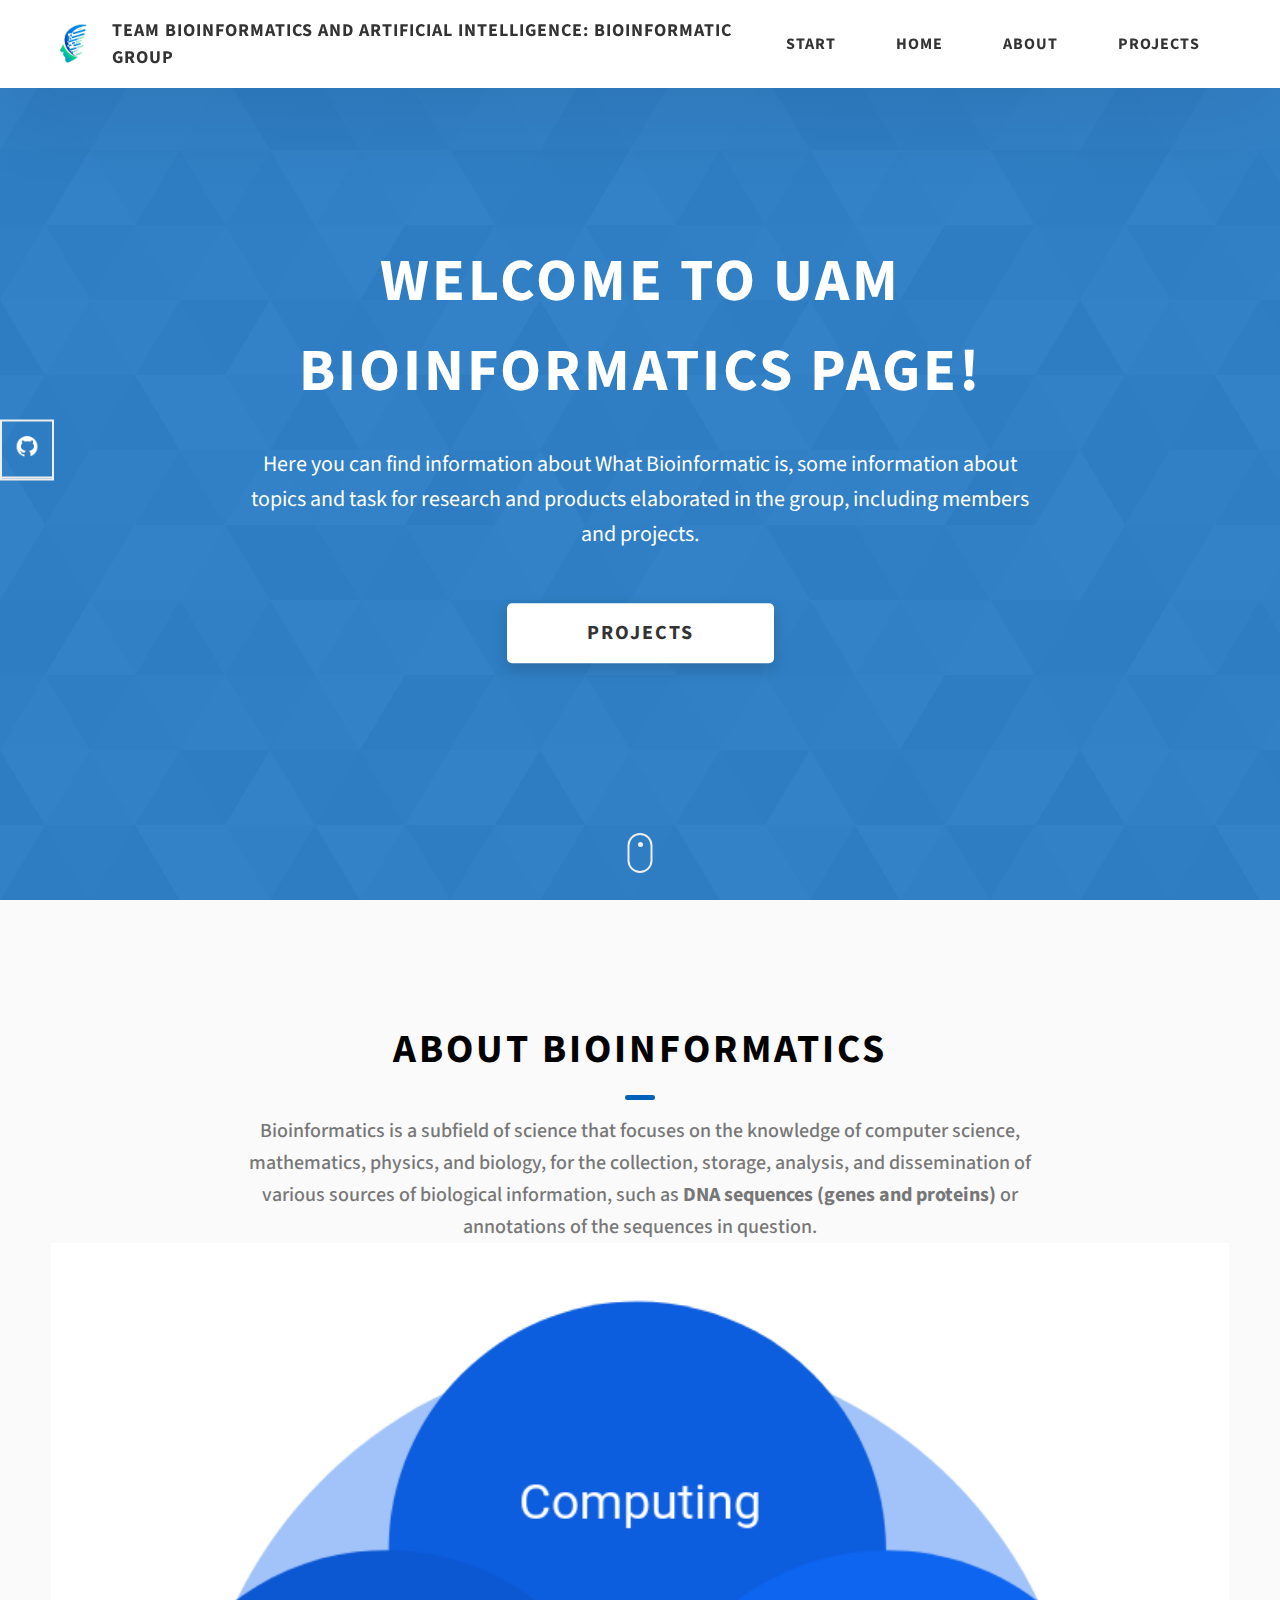
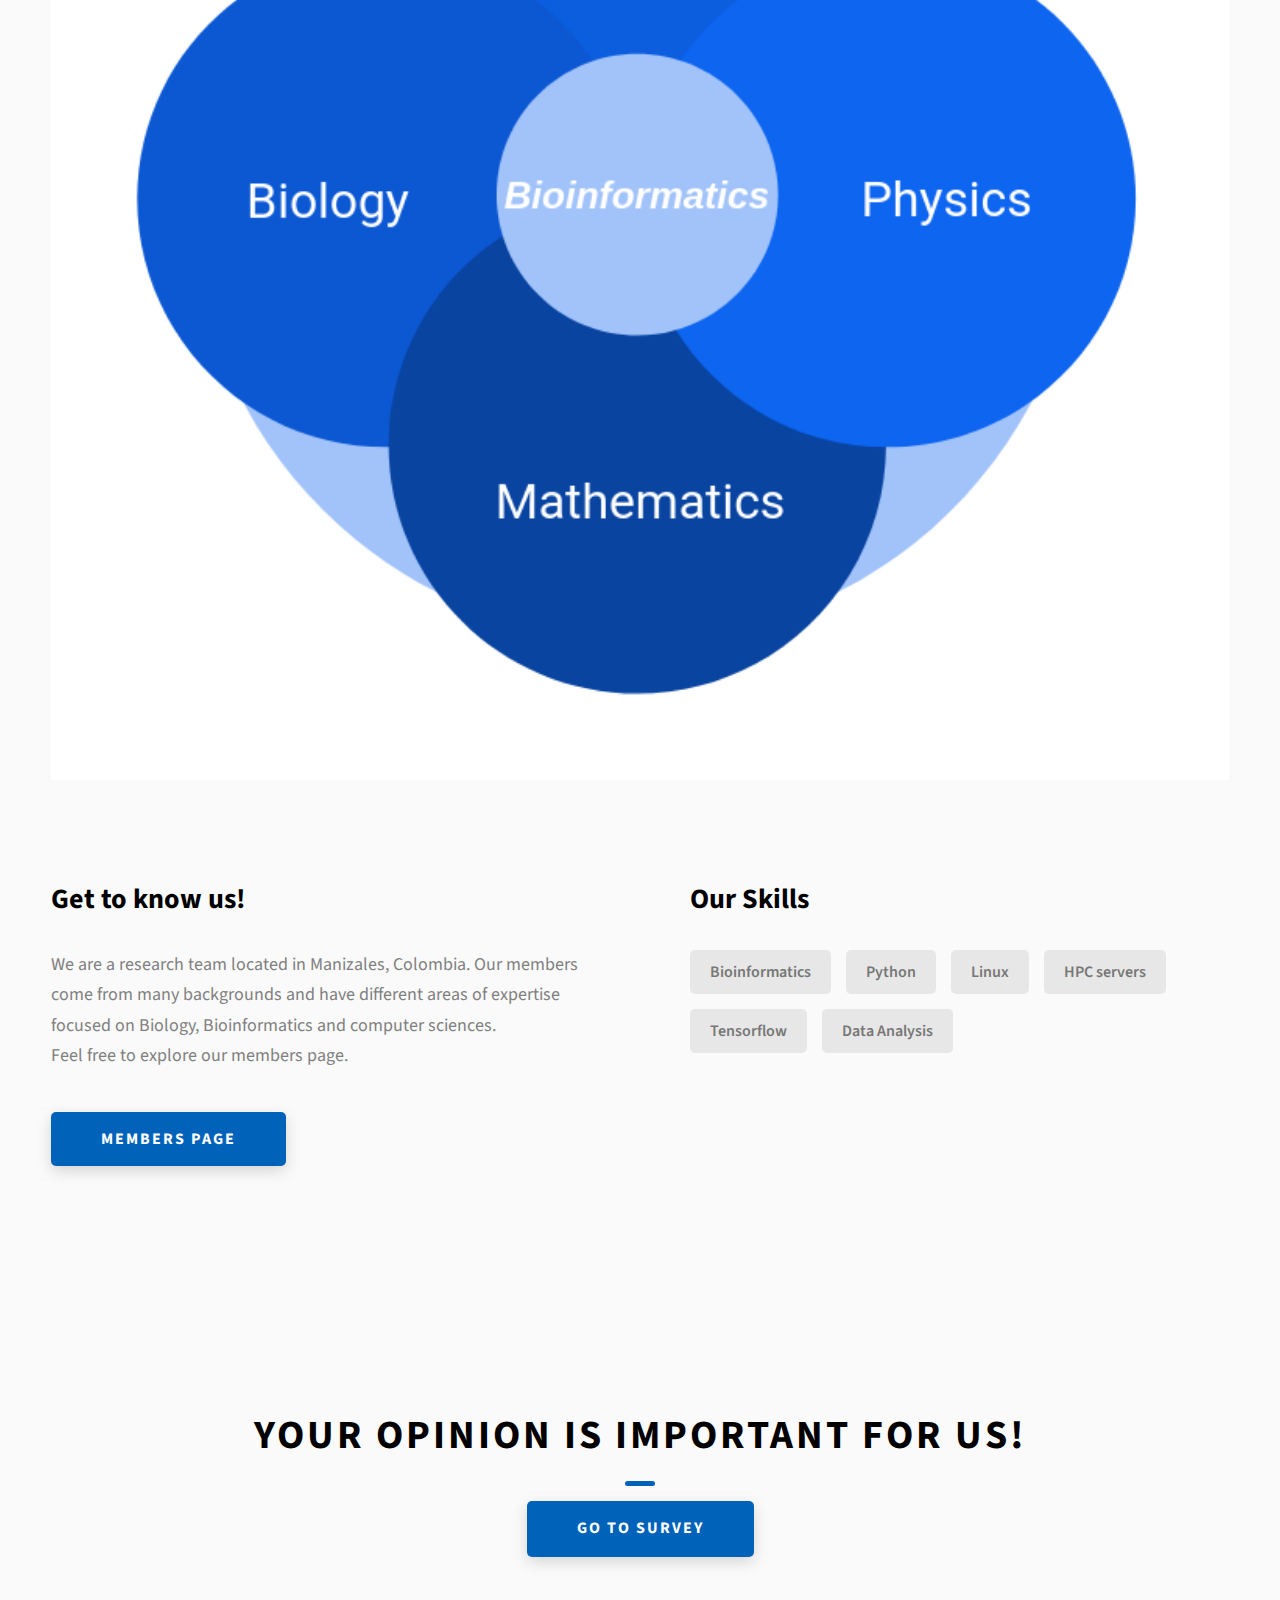
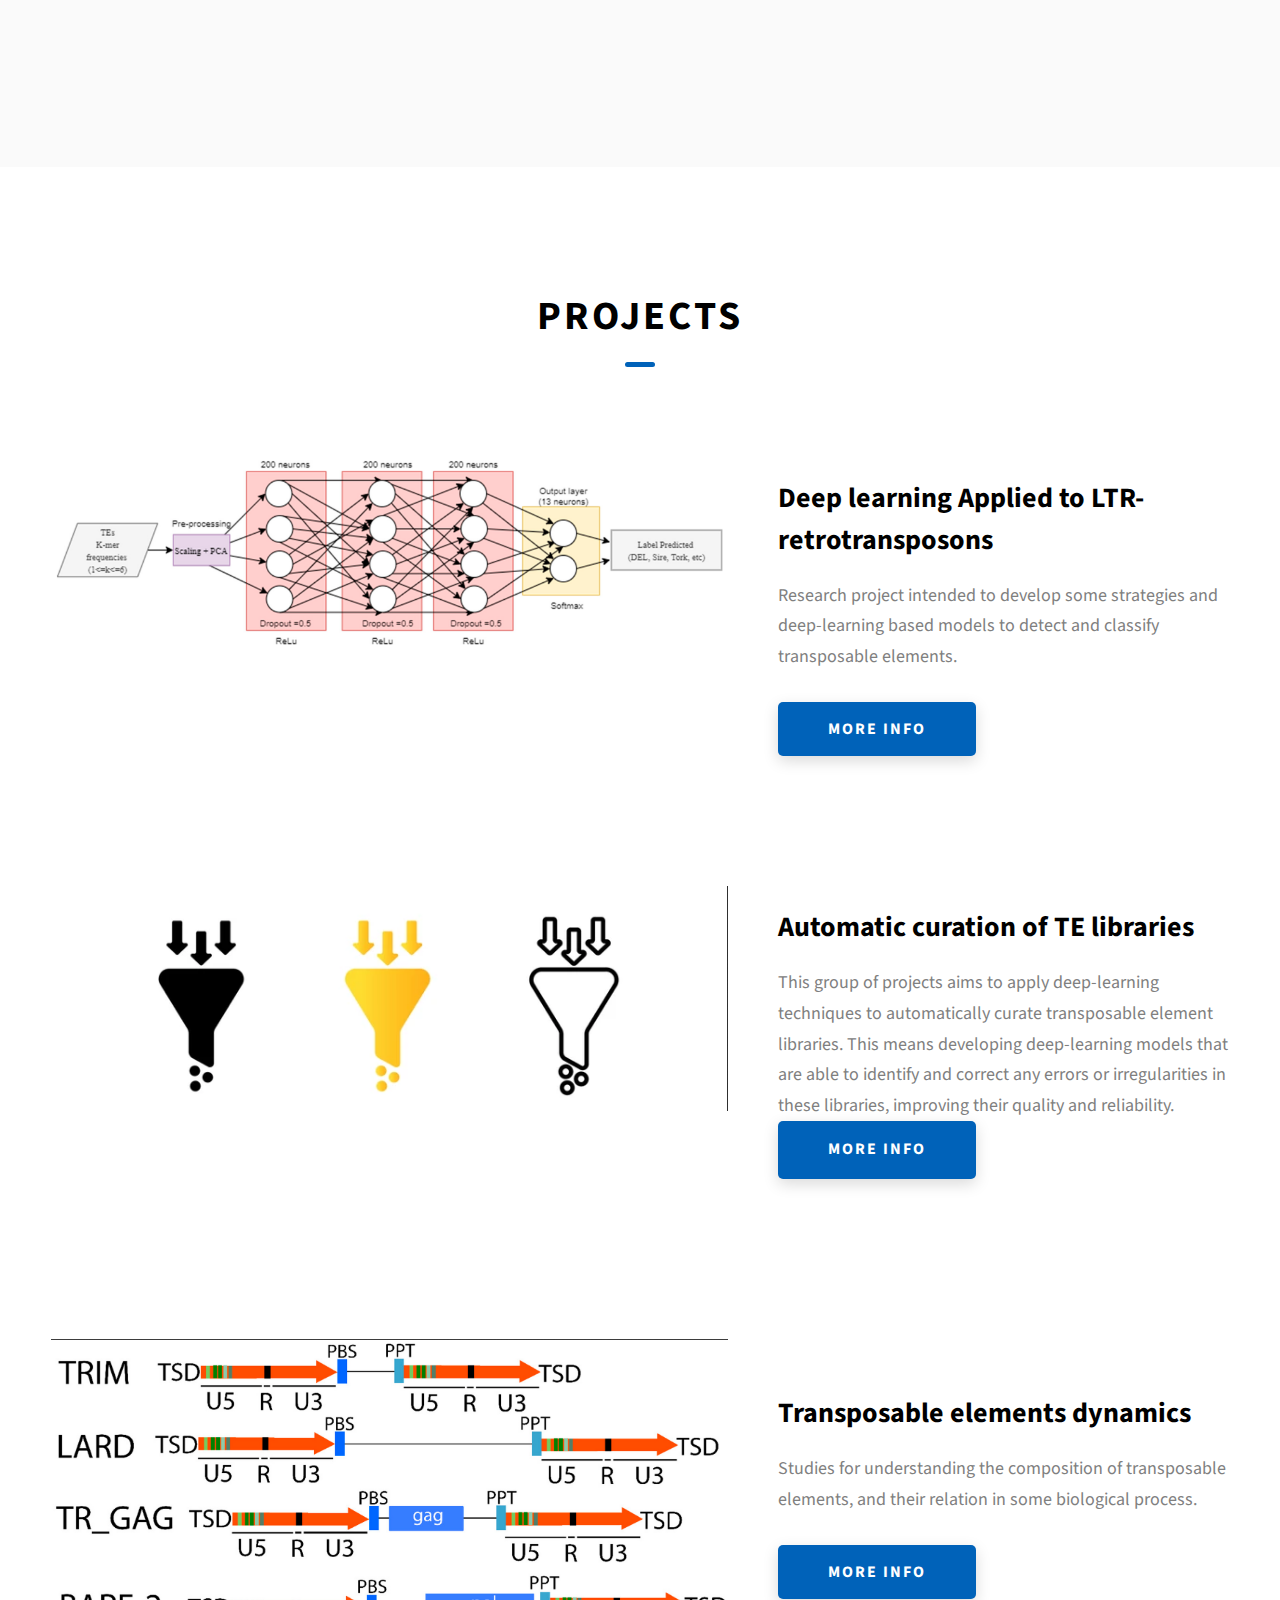
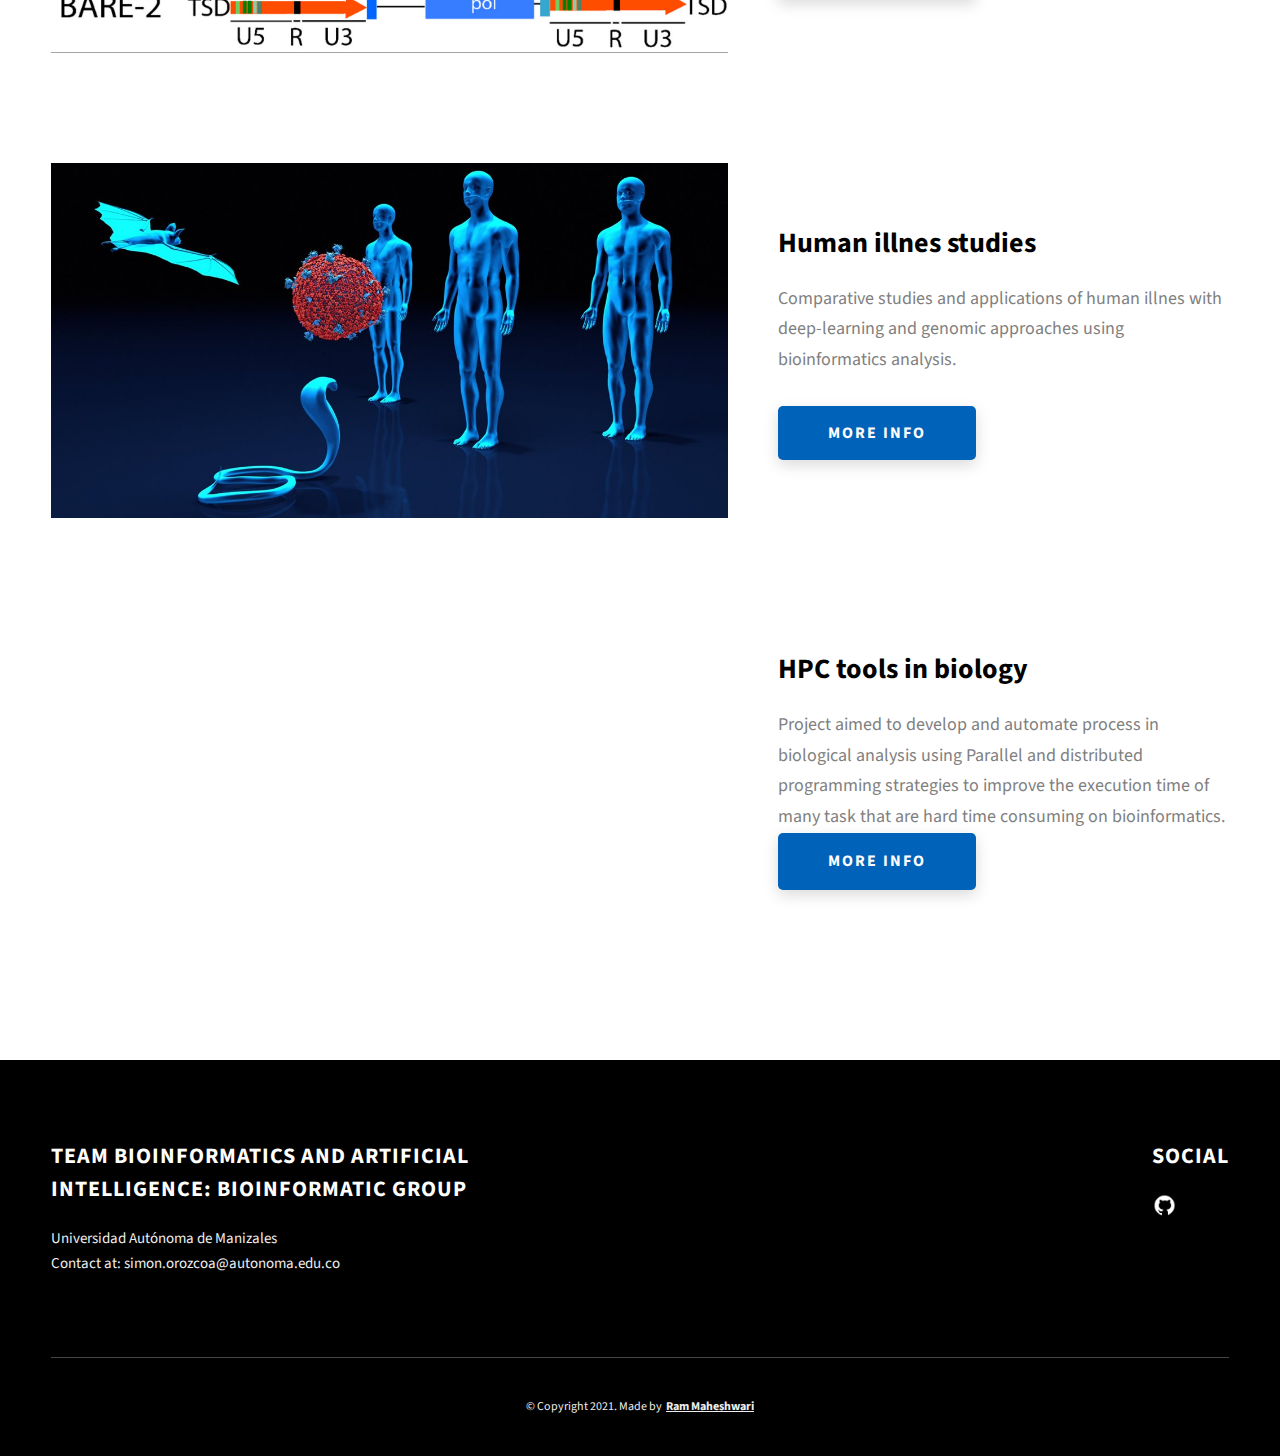
<file: index.html>
<!DOCTYPE html>
<html lang="en">
  <head>
    <meta charset="UTF-8" />
    <meta name="viewport" content="width=device-width, initial-scale=1.0" />
    <meta http-equiv="X-UA-Compatible" content="ie=edge" />
    <title>Bioinfo Wiki</title>
    <meta name="description" content="Here you can find information about UAM Bioinformatics Team" />

    <link rel="stylesheet" href="css/style.css" />

    <link rel="preconnect" href="https://fonts.googleapis.com" />
    <link rel="preconnect" href="https://fonts.gstatic.com" crossorigin />
    <link
      href="https://fonts.googleapis.com/css2?family=Source+Sans+Pro:wght@400;600;700;900&display=swap"
      rel="stylesheet"
    />
  </head>
  <body>
    <header class="header">
      <div class="header__content">
        <div class="header__logo-container">
          <div class="header__logo-img-cont">
            <img
              src="./assets/png/semillero.png"
              alt="Ram Maheshwari Logo Image"
              class="header__logo-img"
            />
          </div>
          <span class="header__logo-sub">Team Bioinformatics and Artificial Intelligence: Bioinformatic group</span>
        </div>
        <div class="header__main">
          <ul class="header__links">

            <li class="header__link-wrapper">
              <a href="./ForAllPeopleBioinfo.html" class="header__link"> Start </a>
            </li>
            <li class="header__link-wrapper">
              <a href="./index.html" class="header__link"> Home </a>
            </li>
            <li class="header__link-wrapper">
              <a href="./index.html#about" class="header__link">About </a>
            </li>
            <li class="header__link-wrapper">
              <a href="./index.html#projects" class="header__link">
                Projects
              </a>
            </li>
            
            
            
          </ul>
          <div class="header__main-ham-menu-cont">
            <img
              src="./assets/svg/ham-menu.svg"
              alt="hamburger menu"
              class="header__main-ham-menu"
            />
            <img
              src="./assets/svg/ham-menu-close.svg"
              alt="hamburger menu close"
              class="header__main-ham-menu-close d-none"
            />
          </div>
        </div>
      </div>
      <div class="header__sm-menu">
        <div class="header__sm-menu-content">
          <ul class="header__sm-menu-links">
            <li class="header__sm-menu-link">
              <a href="./index.html"> Home </a>
            </li>

            <li class="header__sm-menu-link">
              <a href="./ForAllPeopleBioinfo.html"> Start </a>
            </li>

            <li class="header__sm-menu-link">
              <a href="./index.html#about"> About </a>
            </li>

            <li class="header__sm-menu-link">
              <a href="./index.html#projects"> Projects </a>
            </li>

            <li class="header__sm-menu-link">
              <a href="./index.html#contact"> Contact </a>
            </li>

          </ul>
        </div>
      </div>
    </header>
    <section class="home-hero">
      <div class="home-hero__content">
        <h1 class="heading-primary">Welcome to UAM Bioinformatics page!</h1>
        <div class="home-hero__info">
          <p class="text-primary">
            Here you can find information about What Bioinformatic is, some information about topics and task for research and products elaborated in the group, including members and projects.
          </p>
        </div>
        <div class="home-hero__cta">
          <a href="./#projects" class="btn btn--bg">Projects</a>
        </div>
      </div>
      <div class="home-hero__socials">
        <div class="home-hero__social">
          <a href="https://github.com/johanpina/BioinfoTeamWebPage" target="_blank" rel="noreferrer" class="home-hero__social-icon-link">
            <img
              src="./assets/png/github-ico.png"
              alt="icon"
              class="home-hero__social-icon"
            />
          </a>
        </div>
      </div>
      <div class="home-hero__mouse-scroll-cont">
        <div class="mouse"></div>
      </div>
    </section>
    <section id="about" class="about sec-pad">
      <div class="main-container">
        <h2 class="heading heading-sec heading-sec__mb-med">
          <span class="heading-sec__main">About Bioinformatics</span>
          <span class="heading-sec__sub">
            Bioinformatics is a subfield of science that focuses on the knowledge of computer science, mathematics, physics, and biology, for the collection, storage, analysis, and dissemination of various sources of biological information, such as <strong> DNA sequences (genes and proteins)</strong> or annotations of the sequences in question. 
            
          </span>
          <div class="project-details__showcase-img-cont">
            <img
              src="./assets/projects/bioinfo2.png"
              alt="Project Image"
              class="project-details__showcase-img"
            />
          </div>

        </h2>
        <div class="about__content">
          <div class="about__content-main">
            <h3 class="about__content-title">Get to know us!</h3>
            <div class="about__content-details">
              <p class="about__content-details-para">
                We are a research team located in Manizales, Colombia. Our members
                come from many backgrounds and have different areas of expertise focused on Biology, Bioinformatics and computer sciences. </br>
                Feel free to explore our members page.
              </p>
            </div>
            <a href="./team-members.html" class="btn btn--med btn--theme dynamicBgClr"
              >Members page</a
            >
          </div>
          <div class="about__content-skills">
            <h3 class="about__content-title">Our Skills</h3>
            <div class="skills">
              <div class="skills__skill">Bioinformatics</div>
              <div class="skills__skill">Python</div>
              <div class="skills__skill">Linux</div>
              <div class="skills__skill">HPC servers</div>
              <div class="skills__skill">Tensorflow</div>
              <div class="skills__skill">Data Analysis</div>
            </div>
          </div>
        </div>
      </div>
    </section>

    <section id="about" class="about sec-pad">
      <div class="main-container">
        <h2 class="heading heading-sec heading-sec__mb-med">
          <span class="heading-sec__main">Your opinion is important for us!</span>
          <span class="heading-sec__sub">
            <a
                href="https://forms.gle/d5bJtfaooYAPfwiu9"
                class="btn btn--med btn--theme dynamicBgClr"
                >Go to Survey</a
              >
          </span>
        </h2>
      </div>
    </section>



    <section id="projects" class="projects sec-pad">
      <div class="main-container">
        <h2 class="heading heading-sec heading-sec__mb-bg">
          <span class="heading-sec__main">Projects</span>
        </h2>
        <div class="projects__row">
          <div class="projects__row-img-cont">
            <img
              src="./assets/projects/deepLearning.png" 
              alt="Software Screenshot"
              class="projects__row-img"
              loading="lazy"
            />
          </div>
          <div class="projects__row-content">
            <h3 class="projects__row-content-title">Deep learning Applied to LTR-retrotransposons</h3>
            <p class="projects__row-content-desc">
              Research project intended to develop some strategies and deep-learning based 
              models to detect and classify transposable elements.
            </p>
            <a
              href="./project-deeplea.html"
              class="btn btn--med btn--theme dynamicBgClr"
              >More Info</a
            >
          </div>
        </div>

        <div class="projects__row">
          <div class="projects__row-img-cont">
            <img
              src="./assets/projects/curation.png"
              alt="Software Screenshot"
              class="projects__row-img"
              loading="lazy"
            />
          </div>
          <div class="projects__row-content">
            <h3 class="projects__row-content-title">Automatic curation of TE libraries</h3>
            <p class="projects__row-content-desc">
              This group of projects aims to apply deep-learning techniques to 
              automatically curate transposable element libraries. 
              This means developing deep-learning models that are able to identify 
              and correct any errors or irregularities in these libraries, improving 
              their quality and reliability.
            <a
              href="./project-curation.html"
              class="btn btn--med btn--theme dynamicBgClr"
              >More Info</a
            >
          </div>
        </div>


        <div class="projects__content">
          <div class="projects__row">
            <div class="projects__row-img-cont">
              <img
                src="./assets/projects/dynamics.png"
                alt="Software Screenshot"
                class="projects__row-img"
                loading="lazy"
              />
            </div>
            <div class="projects__row-content">
              <h3 class="projects__row-content-title">Transposable elements dynamics</h3>
              <p class="projects__row-content-desc">
                Studies for understanding the composition of transposable elements, 
                and their relation in some biological process.
              </p>
              <a
                href="./project-dynamic.html"
                class="btn btn--med btn--theme dynamicBgClr"
                >More Info</a
              >
            </div>
          </div>
          <div class="projects__row">
            <div class="projects__row-img-cont">
              <img
                src="./assets/projects/enfermedaesHumanas.jpg"
                alt="Software Screenshot"
                class="projects__row-img"
                loading="lazy"
              />
            </div>
            <div class="projects__row-content">
              <h3 class="projects__row-content-title">Human illnes studies</h3>
              <p class="projects__row-content-desc">
                Comparative studies and applications of human illnes with deep-learning 
                and genomic approaches using bioinformatics analysis.
              </p>
              <a
                href="./project-humanI.html"
                class="btn btn--med btn--theme dynamicBgClr"
                >More Info</a
              >
            </div>
          </div>
          <div class="projects__row">
            <div class="projects__row-img-cont">
              <img
                src="./assets/projects/super.jpg"
                alt="Software Screenshot"
                class="projects__row-img"
                loading="lazy"
              />
            </div>
            <div class="projects__row-content">
              <h3 class="projects__row-content-title">HPC tools in biology</h3>
              <p class="projects__row-content-desc">
                Project aimed to develop and automate process in biological analysis 
                using Parallel and distributed programming strategies to improve the 
                execution time of many task that are hard time consuming on bioinformatics.
              <a
                href="./project-hpc.html"
                class="btn btn--med btn--theme dynamicBgClr"
                >More Info</a
              >
            </div>
          </div>
          


        </div>

      </div>
    </section>
    
      
    <footer class="main-footer">
      <div class="main-container">
        <div class="main-footer__upper">
          <div class="main-footer__row main-footer__row-1">
            <h2 class="heading heading-sm main-footer__heading-sm">
              <span>Social</span>
            </h2>
            <div class="main-footer__social-cont">
              <a target="_blank" rel="noreferrer" href="https://github.com/johanpina/BioinfoTeamWebPage">
                <img
                  class="main-footer__icon"
                  src="./assets/png/github-ico.png"
                  alt="icon"
                />
              </a>
              
            </div>
          </div>
          <div class="main-footer__row main-footer__row-2">
            <h4 class="heading heading-sm text-lt">Team Bioinformatics and Artificial Intelligence: Bioinformatic group</h4>
            <p class="main-footer__short-desc">
              Universidad Autónoma de Manizales </br> Contact at: <a href="mailto:simon.orozcoa@autonoma.edu.co">simon.orozcoa@autonoma.edu.co</a>
            </p>
          </div>
        </div>

        <!-- If you give me some credit or shoutout here by linking to my website, then it will be a big thing for me and will help me a lot :) -->
        <div class="main-footer__lower">
          &copy; Copyright 2021. Made by
          <a rel="noreferrer" target="_blank" href="https://rammaheshwari.com"
            >Ram Maheshwari</a
          >
        </div>
      </div>
    </footer>

    <script src="./index.js"></script>
  </body>
</html>
</file>
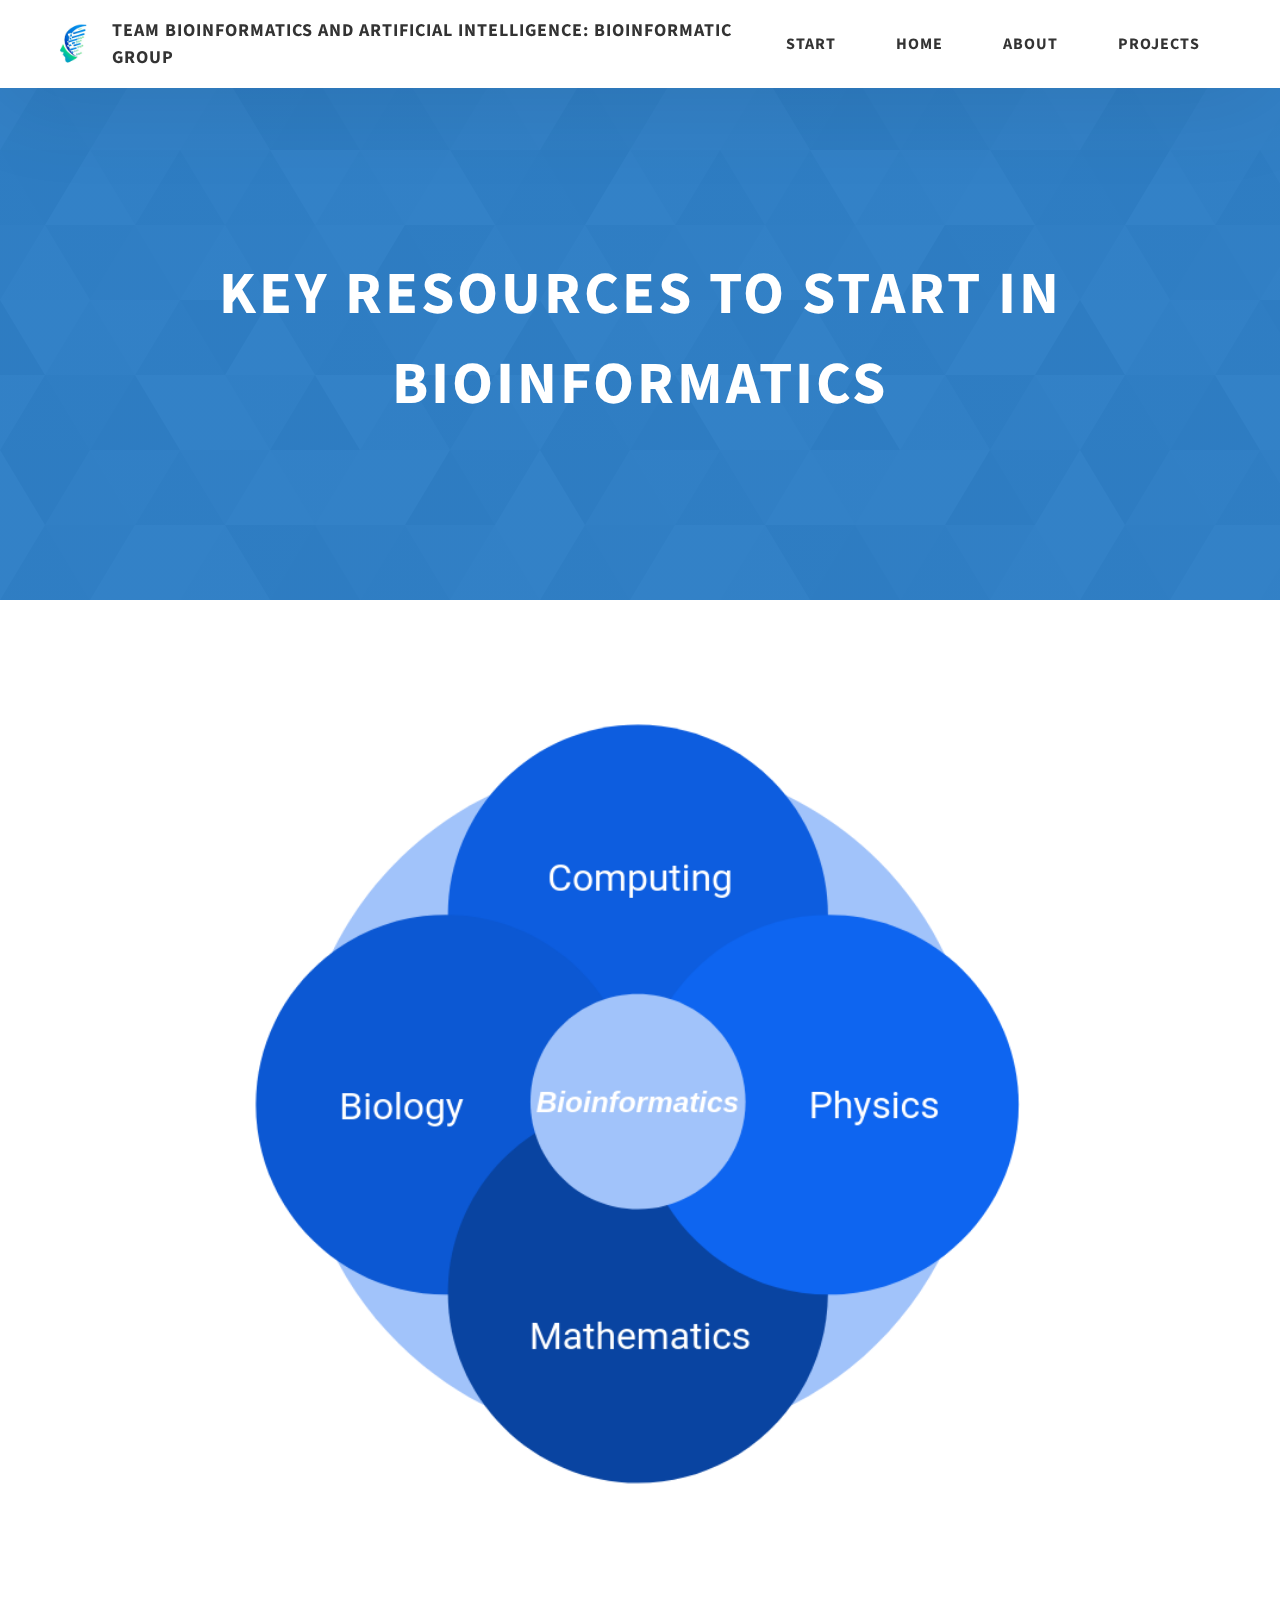
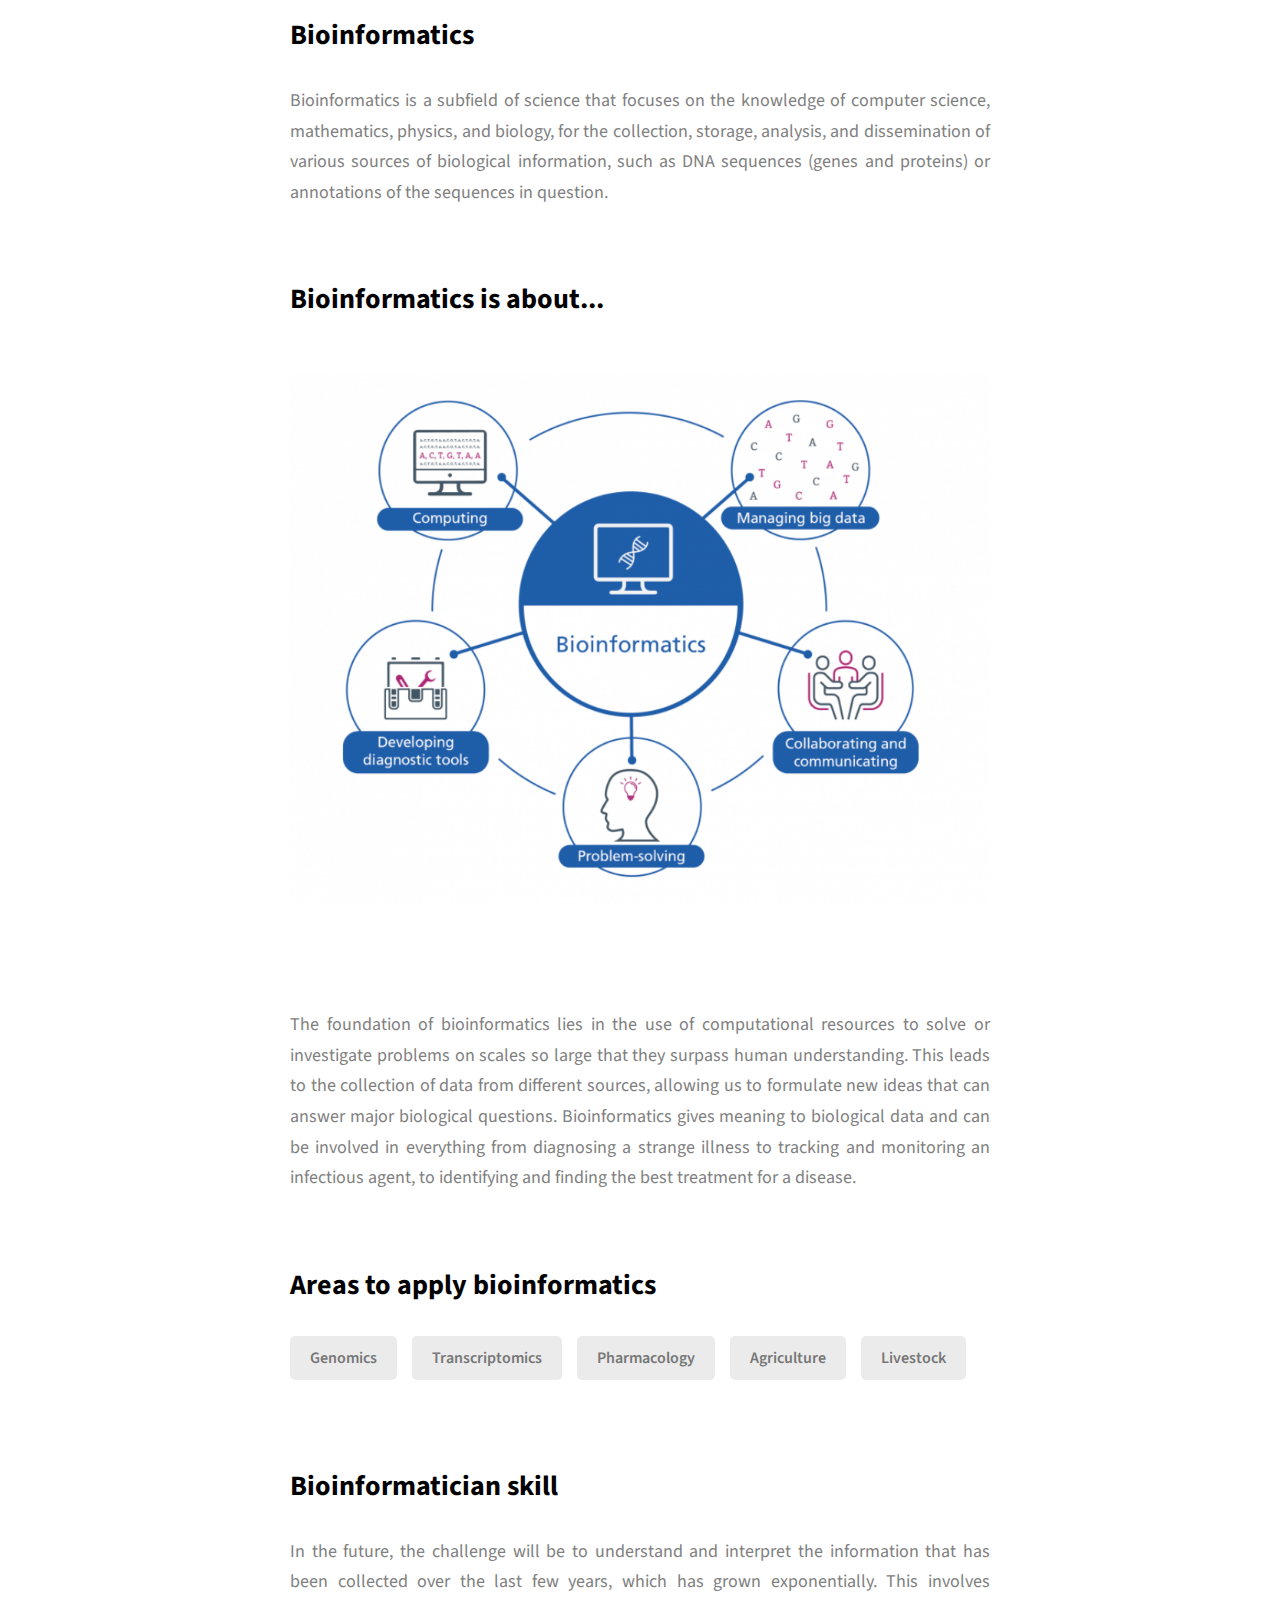
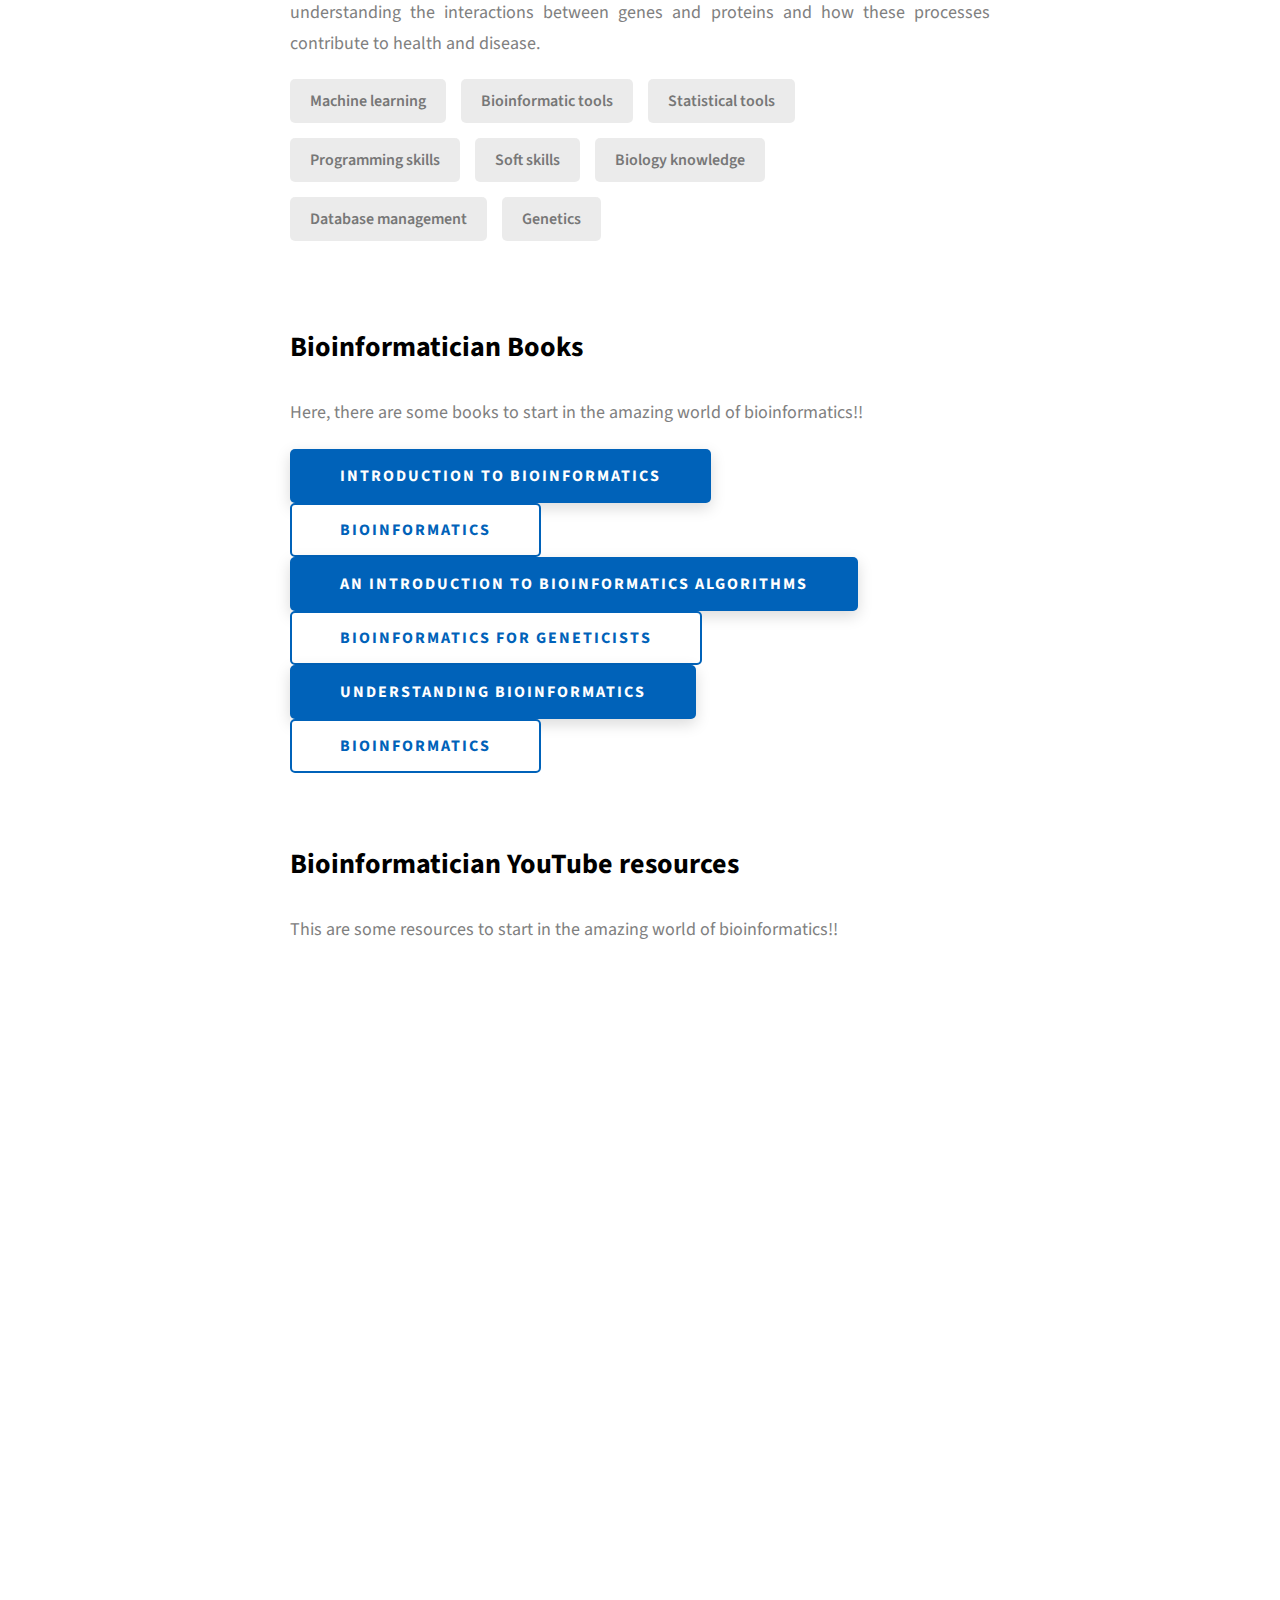
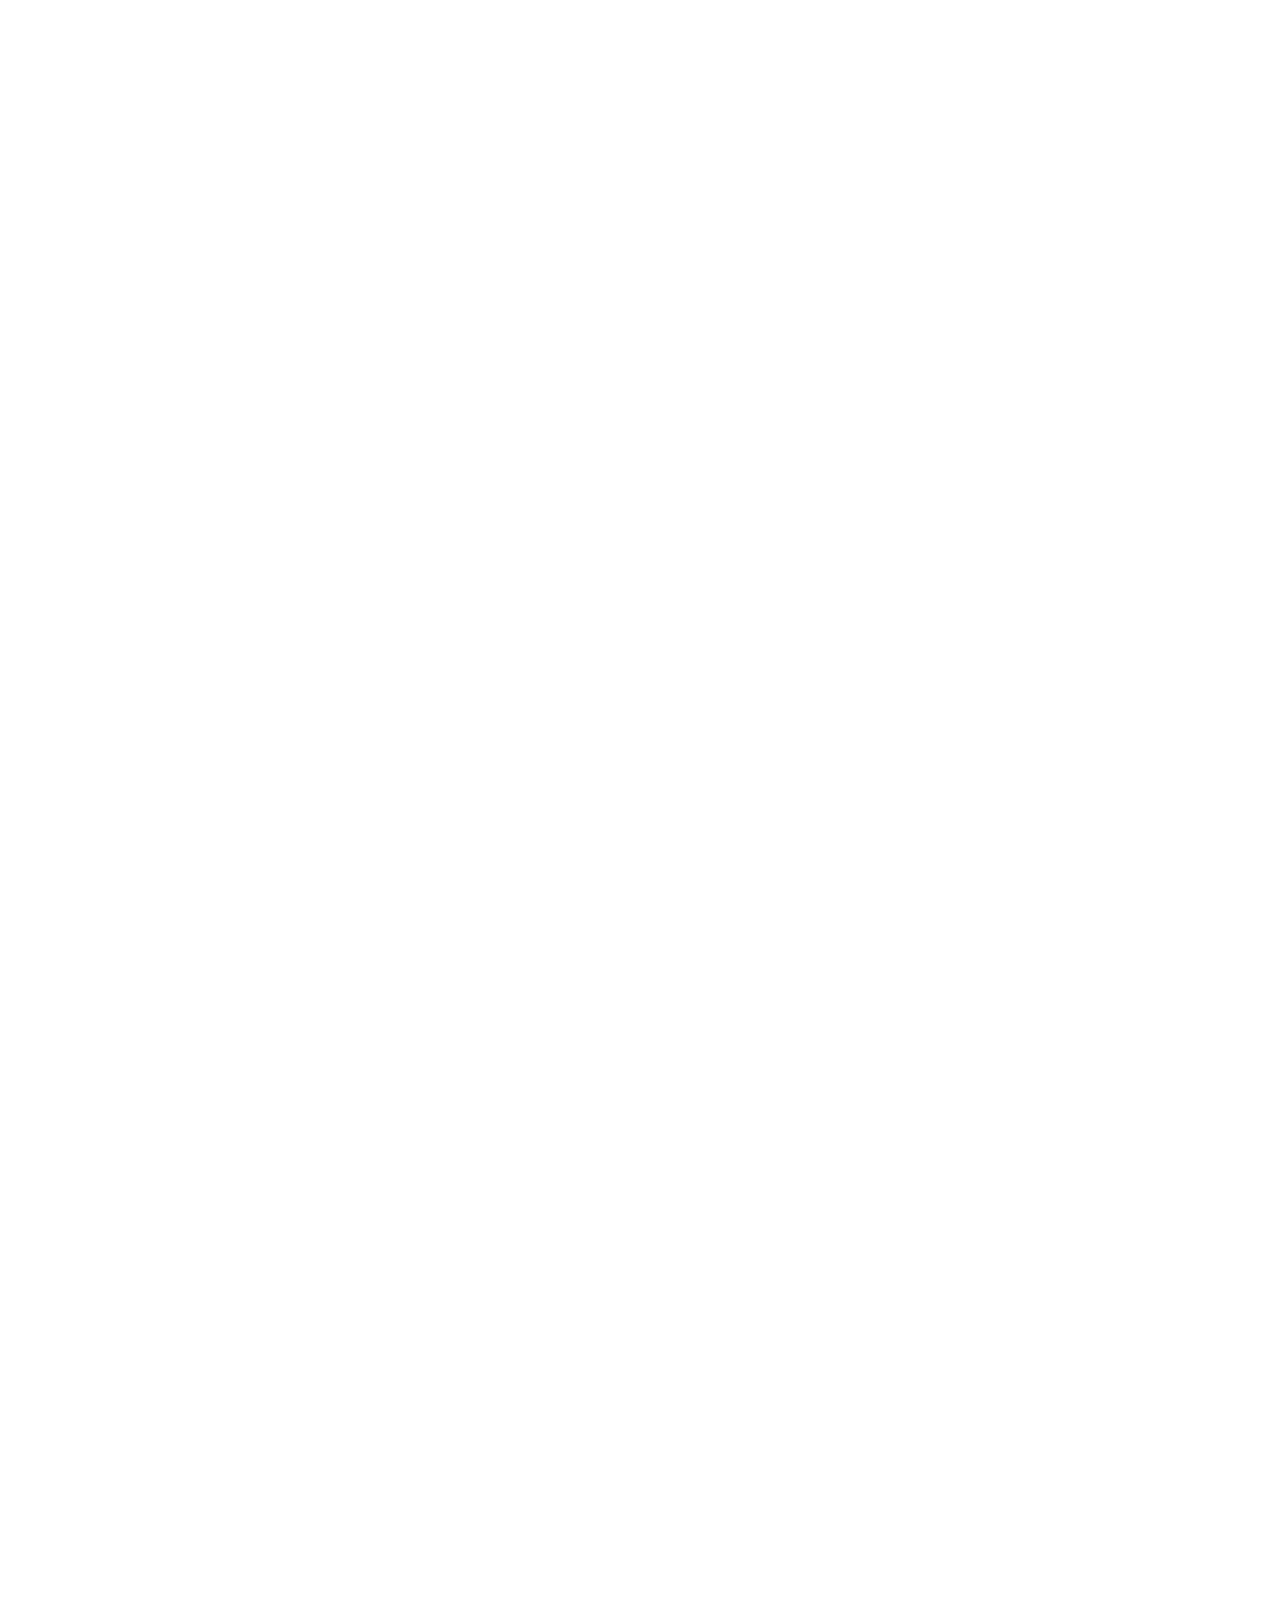
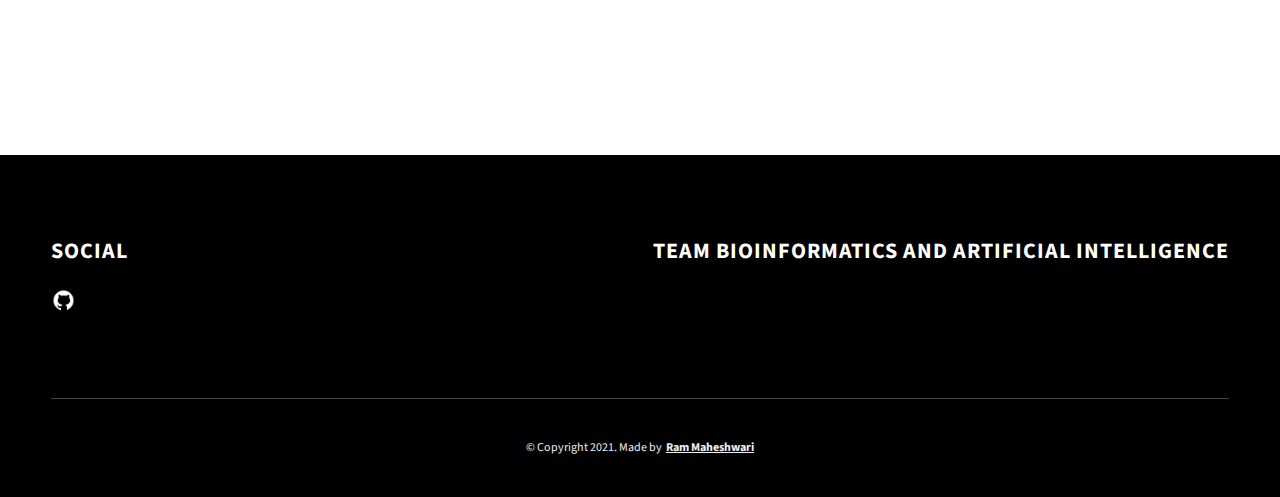
<file: ForAllPeopleBioinfo.html>
<!DOCTYPE html>
<html lang="en">
  <head>
    <meta charset="UTF-8" />
    <meta name="viewport" content="width=device-width, initial-scale=1.0" />
    <meta http-equiv="X-UA-Compatible" content="ie=edge" />
    <title>What is Bioinformatics</title>
    <meta name="description" content="What is Bioinformatics and Tasks" />

    <link rel="stylesheet" href="css/style.css" />

    <link rel="preconnect" href="https://fonts.googleapis.com" />
    <link rel="preconnect" href="https://fonts.gstatic.com" crossorigin />
    <link
      href="https://fonts.googleapis.com/css2?family=Source+Sans+Pro:wght@400;600;700;900&display=swap"
      rel="stylesheet"
    />
  </head>
  <body>
    <header class="header">
      <div class="header__content">
        <div class="header__logo-container">
          <div class="header__logo-img-cont">
            <img
              src="./assets/png/semillero.png"
              alt="Ram Maheshwari Logo Image"
              class="header__logo-img"
            />
          </div>
          <span class="header__logo-sub">Team Bioinformatics and Artificial Intelligence: Bioinformatic group</span>
        </div>
        <div class="header__main">
          <ul class="header__links">

            <li class="header__link-wrapper">
              <a href="./ForAllPeopleBioinfo.html" class="header__link"> Start </a>
            </li>
            <li class="header__link-wrapper">
              <a href="./index.html" class="header__link"> Home </a>
            </li>
            <li class="header__link-wrapper">
              <a href="./index.html#about" class="header__link">About </a>
            </li>
            <li class="header__link-wrapper">
              <a href="./index.html#projects" class="header__link">
                Projects
              </a>
            </li>
            
            
            
          </ul>
          <div class="header__main-ham-menu-cont">
            <img
              src="./assets/svg/ham-menu.svg"
              alt="hamburger menu"
              class="header__main-ham-menu"
            />
            <img
              src="./assets/svg/ham-menu-close.svg"
              alt="hamburger menu close"
              class="header__main-ham-menu-close d-none"
            />
          </div>
        </div>
      </div>
      <div class="header__sm-menu">
        <div class="header__sm-menu-content">
          <ul class="header__sm-menu-links">
            <li class="header__sm-menu-link">
              <a href="./index.html"> Home </a>
            </li>

            <li class="header__sm-menu-link">
              <a href="./ForAllPeopleBioinfo.html"> Start </a>
            </li>

            <li class="header__sm-menu-link">
              <a href="./index.html#about"> About </a>
            </li>

            <li class="header__sm-menu-link">
              <a href="./index.html#projects"> Projects </a>
            </li>

            <li class="header__sm-menu-link">
              <a href="./index.html#contact"> Contact </a>
            </li>

          </ul>
        </div>
      </div>
    </header>
    
    <section class="project-cs-hero">
      <div class="project-cs-hero__content">
        <h1 class="heading-primary">Key resources to start in bioinformatics</h1>
  
      </div>
    </section>
    <section class="project-details">
      <div class="main-container">
        <div class="project-details__content">
          <div class="project-details__showcase-img-cont">
            <img
              src="./assets/projects/bioinfo2.png"
              alt="Project Image"
              class="project-details__showcase-img"
            />
          </div>
          <div class="project-details__content-main">
            <div class="project-details__desc">
              <h3 class="project-details__content-title">Bioinformatics</h3>
              <p class="project-details__desc-para">
                Bioinformatics is a subfield of science that focuses on the knowledge of computer science, 
                mathematics, physics, and biology, for the collection, storage, analysis, and 
                dissemination of various sources of biological information, such as DNA sequences 
                (genes and proteins) or annotations of the sequences in question.
              </p>
            </div>
            <div class="project-details__desc">
              <h3 class="project-details__content-title">Bioinformatics is about... </h3>
              <div class="project-details__showcase-img-cont">
                <img
                  src="./assets/projects/bioabou.png"
                  alt="Project Image"
                  class="project-details__showcase-img"
                />
              </div>
            </div>
            <div class="project-details__desc">
              
              <p class="project-details__desc-para">
                The foundation of bioinformatics lies in the use of computational resources to solve or 
                investigate problems on scales so large that they surpass human understanding. This leads 
                to the collection of data from different sources, allowing us to formulate new ideas that 
                can answer major biological questions.

                Bioinformatics gives meaning to biological data and can be involved in everything from 
                diagnosing a strange illness to tracking and monitoring an infectious agent, to identifying 
                and finding the best treatment for a disease.
              </p>
            </div>
            

            <div class="project-details__desc">
              <h3 class="project-details__content-title">Areas to apply bioinformatics </h3>
              <div class="skills">
                <div class="skills__skill">Genomics</div>
                <div class="skills__skill">Transcriptomics</div>
                <div class="skills__skill">Pharmacology</div>
                <div class="skills__skill">Agriculture</div>
                <div class="skills__skill">Livestock</div>
              </div>
            </div>


            <div class="project-details__desc">
              <h3 class="project-details__content-title">Bioinformatician skill </h3>

              <p class="project-details__desc-para">
                In the future, the challenge will be to understand and interpret the information that 
                has been collected over the last few years, which has grown exponentially. This involves 
                understanding the interactions between genes and proteins and how these processes contribute 
                to health and disease.  
              </p>

              <div class="skills">
                <div class="skills__skill">Machine learning</div>
                <div class="skills__skill">Bioinformatic tools</div>
                <div class="skills__skill">Statistical tools</div>
                <div class="skills__skill">Programming skills</div>
                <div class="skills__skill">Soft skills</div>
                <div class="skills__skill">Biology knowledge</div>
                <div class="skills__skill">Database management</div>
                <div class="skills__skill">Genetics</div>
              </div>
            </div>

            <div class="project-details__desc">
              <h3 class="project-details__content-title">Bioinformatician Books </h3>

              <p class="project-details__desc-para">
                Here, there are some books to start in the amazing world of bioinformatics!!
              </p>
              <div class='center'>
                <a
                href="https://books.google.com.co/books?hl=es&lr=&id=sCCWDwAAQBAJ&oi=fnd&pg=PP1&dq=bioinformatics&ots=TAXg2Nlpsi&sig=K7AuOZWIui4xl7z9w3OwfMWhGBw&redir_esc=y#v=onepage&q=bioinformatics&f=false"
                class="btn btn--med btn--theme project-details__links-btn"
                target="_blank"
                >Introduction to Bioinformatics</a
                >

                <a
                  href="https://books.google.com.co/books?hl=es&lr=&id=OuHNDwAAQBAJ&oi=fnd&pg=PR7&dq=bioinformatics&ots=UexVTZX6Qk&sig=d0_EeG1a5uNYpZn70-X3HJ0cNnI&redir_esc=y#v=onepage&q=bioinformatics&f=false"
                  class="btn btn--med btn--theme-inv project-details__links-btn"
                  target="_blank"
                  >Bioinformatics</a
                >

                <a
                  href="https://books.google.com.co/books?hl=es&lr=&id=p_qzpkNVcUwC&oi=fnd&pg=PR15&dq=bioinformatics&ots=qxLcV1z26t&sig=t1nhOT-WkZjfYNVlfGHW5ZjzVSE&redir_esc=y#v=onepage&q=bioinformatics&f=false"
                  class="btn btn--med btn--theme project-details__links-btn"
                  target="_blank"
                  >An Introduction to Bioinformatics Algorithms</a
                >
                <a
                  href="https://books.google.com.co/books?hl=es&lr=&id=q8b1VQl2aVMC&oi=fnd&pg=PR5&dq=bioinformatics&ots=3rwAXbwvcM&sig=-GaNES10QqTBiXM5ACXYmdFg2zE&redir_esc=y#v=onepage&q=bioinformatics&f=false"
                  class="btn btn--med btn--theme-inv project-details__links-btn"
                  target="_blank"
                  >Bioinformatics for Geneticists</a
                >

                <a
                  href="https://books.google.com.co/books?hl=es&lr=&id=Li0WBAAAQBAJ&oi=fnd&pg=PP1&dq=bioinformatics&ots=WtDCYkUc6n&sig=HjFzn4-ymaqj-KxAAlxM_xK2QZU&redir_esc=y#v=onepage&q=bioinformatics&f=false"
                  class="btn btn--med btn--theme project-details__links-btn"
                  target="_blank"
                  >Understanding Bioinformatics</a
                >
                <p></p>
                <a
                  href="https://books.google.com.co/books?hl=es&lr=&id=kYDFP6JgD3YC&oi=fnd&pg=PA1&dq=bioinformatics&ots=jpXLP5Ar-u&sig=iEF5x0_-PuVUIC0tWibrj_GNAQw&redir_esc=y#v=onepage&q=bioinformatics&f=false"
                  class="btn btn--med btn--theme-inv project-details__links-btn"
                  target="_blank"
                  >Bioinformatics</a
                >


              </div>
              
            
            </div>


            <div class="project-details__desc">
              <h3 class="project-details__content-title">Bioinformatician YouTube resources</h3>

              <p class="project-details__desc-para">
                This are some resources to start in the amazing world of bioinformatics!!
              </p>

              <iframe width="560" height="315" src="https://www.youtube.com/embed/_PQ7w6yofQY" title="YouTube video player" frameborder="0" allow="accelerometer; autoplay; clipboard-write; encrypted-media; gyroscope; picture-in-picture; web-share" allowfullscreen></iframe>
              
              <iframe width="560" height="315" src="https://www.youtube.com/embed/P-J_Ti54H9M" title="YouTube video player" frameborder="0" allow="accelerometer; autoplay; clipboard-write; encrypted-media; gyroscope; picture-in-picture; web-share" allowfullscreen></iframe>
              
              <iframe width="560" height="315" src="https://www.youtube.com/embed/VFoLFxwdyI8" title="YouTube video player" frameborder="0" allow="accelerometer; autoplay; clipboard-write; encrypted-media; gyroscope; picture-in-picture; web-share" allowfullscreen></iframe>

              <iframe width="560" height="315" src="https://www.youtube.com/embed/FQH3A6H3REk" title="YouTube video player" frameborder="0" allow="accelerometer; autoplay; clipboard-write; encrypted-media; gyroscope; picture-in-picture; web-share" allowfullscreen></iframe>
              

              <iframe width="560" height="315" src="https://www.youtube.com/embed/prSB5WYarwc" title="YouTube video player" frameborder="0" allow="accelerometer; autoplay; clipboard-write; encrypted-media; gyroscope; picture-in-picture; web-share" allowfullscreen></iframe>
              
              <iframe width="560" height="315" src="https://www.youtube.com/embed/ydqqQjrVPDk" title="YouTube video player" frameborder="0" allow="accelerometer; autoplay; clipboard-write; encrypted-media; gyroscope; picture-in-picture; web-share" allowfullscreen></iframe>

              <iframe width="560" height="315" src="https://www.youtube.com/embed/182AzhLiwxc" title="YouTube video player" frameborder="0" allow="accelerometer; autoplay; clipboard-write; encrypted-media; gyroscope; picture-in-picture; web-share" allowfullscreen></iframe>

            
          </div>
        </div>
      </div>
    </section>


    <footer class="main-footer">
      <div class="main-container">
        <div class="main-footer__upper">
          <div class="main-footer_row main-footer_row-1">
            <h2 class="heading heading-sm main-footer__heading-sm">
              <span>Social</span>
            </h2>
            <div class="main-footer__social-cont">
              <a target="_blank" rel="noreferrer" href="https://github.com/johanpina/BioinfoTeamWebPage">
                <img
                  class="main-footer__icon"
                  src="./assets/png/github-ico.png"
                  alt="icon"
                />
              </a>
              
            </div>
          </div>
          <div class="main-footer_row main-footer_row-2">
            <h4 class="heading heading-sm text-lt">Team Bioinformatics and Artificial Intelligence</h4>
            <p class="main-footer__short-desc">
              <!-- Universidad Autónoma de Manizales </br> Contact at: <a href="mailto:rtabares@autonoma.edu.co">rtabares@autonoma.edu.co</a> -->
            </p>
          </div>
        </div>

        <!-- If you give me some credit or shoutout here by linking to my website, then it will be a big thing for me and will help me a lot :) -->
        <div class="main-footer__lower">
          &copy; Copyright 2021. Made by
          <a rel="noreferrer" target="_blank" href="https://rammaheshwari.com"
            >Ram Maheshwari</a
          >
        </div>
      </div>
    </footer>
    <script src="./index.js"></script>
  </body>
</html>
</file>
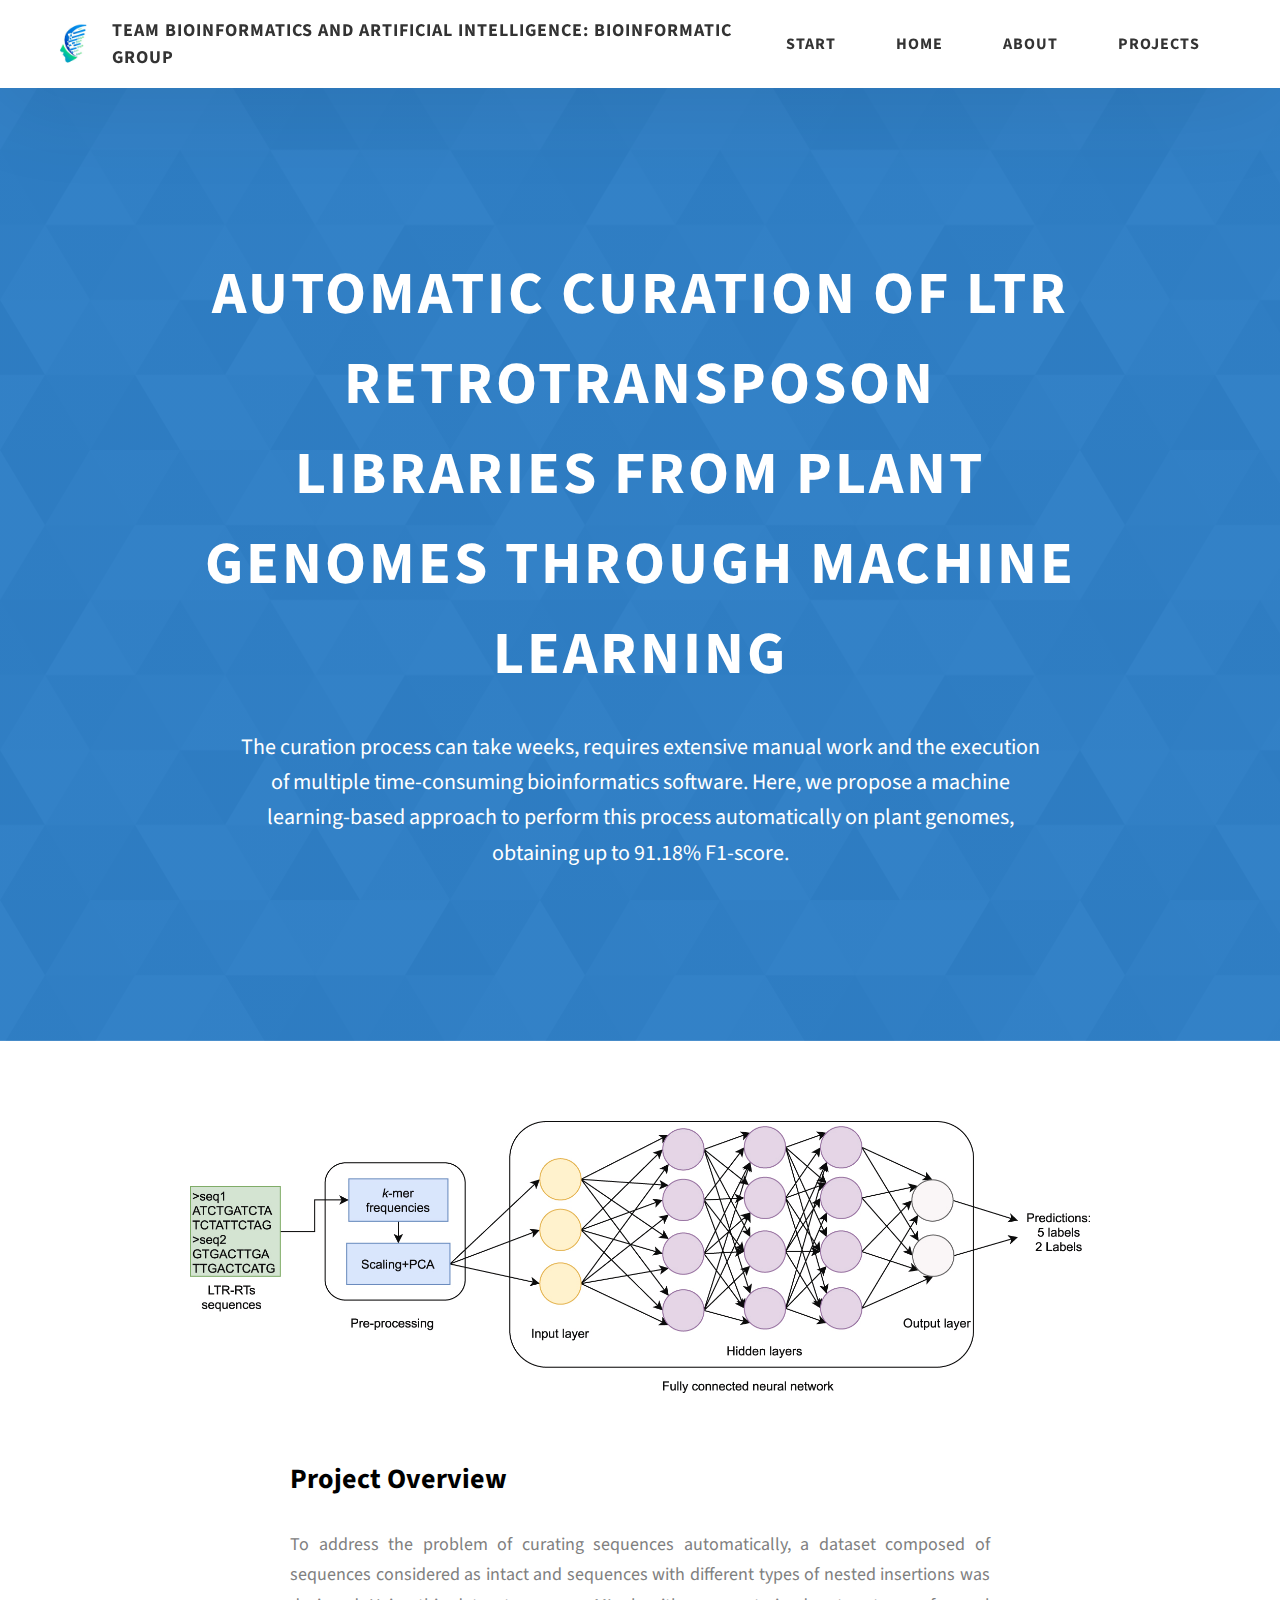
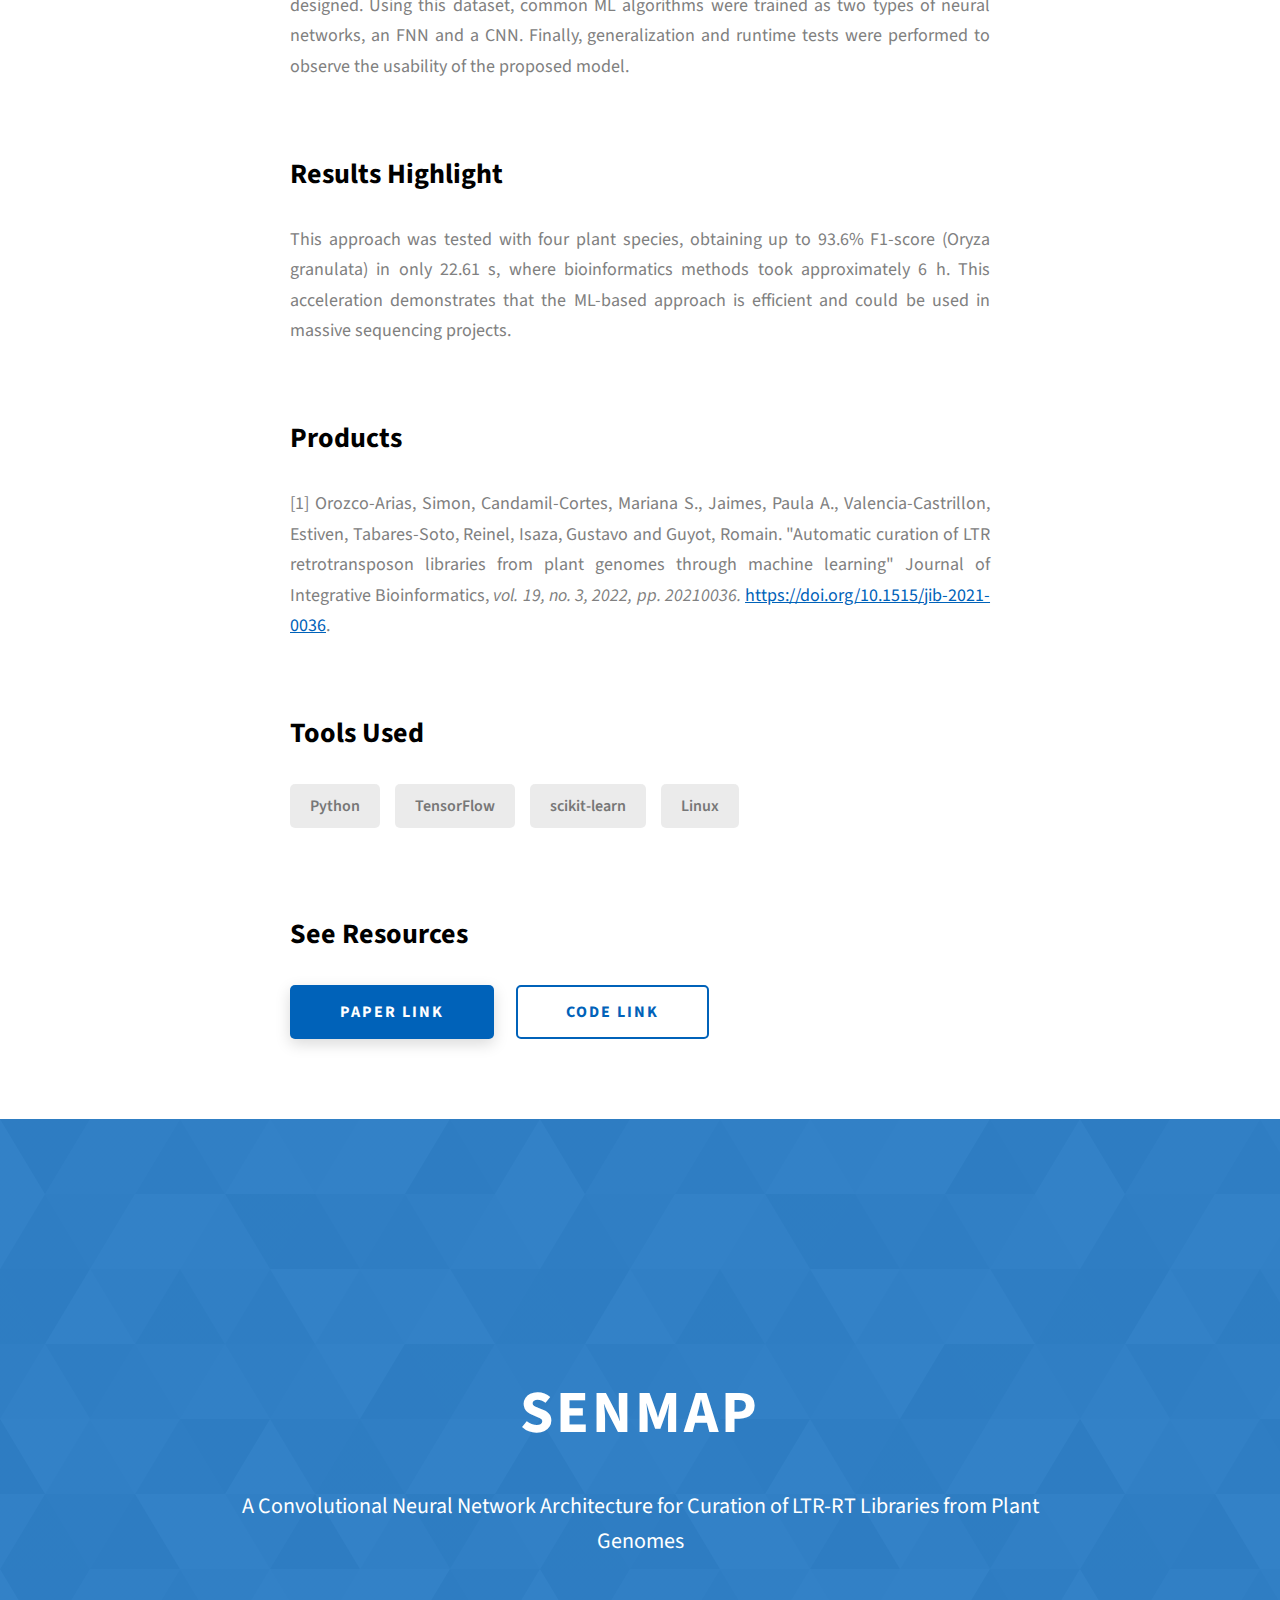
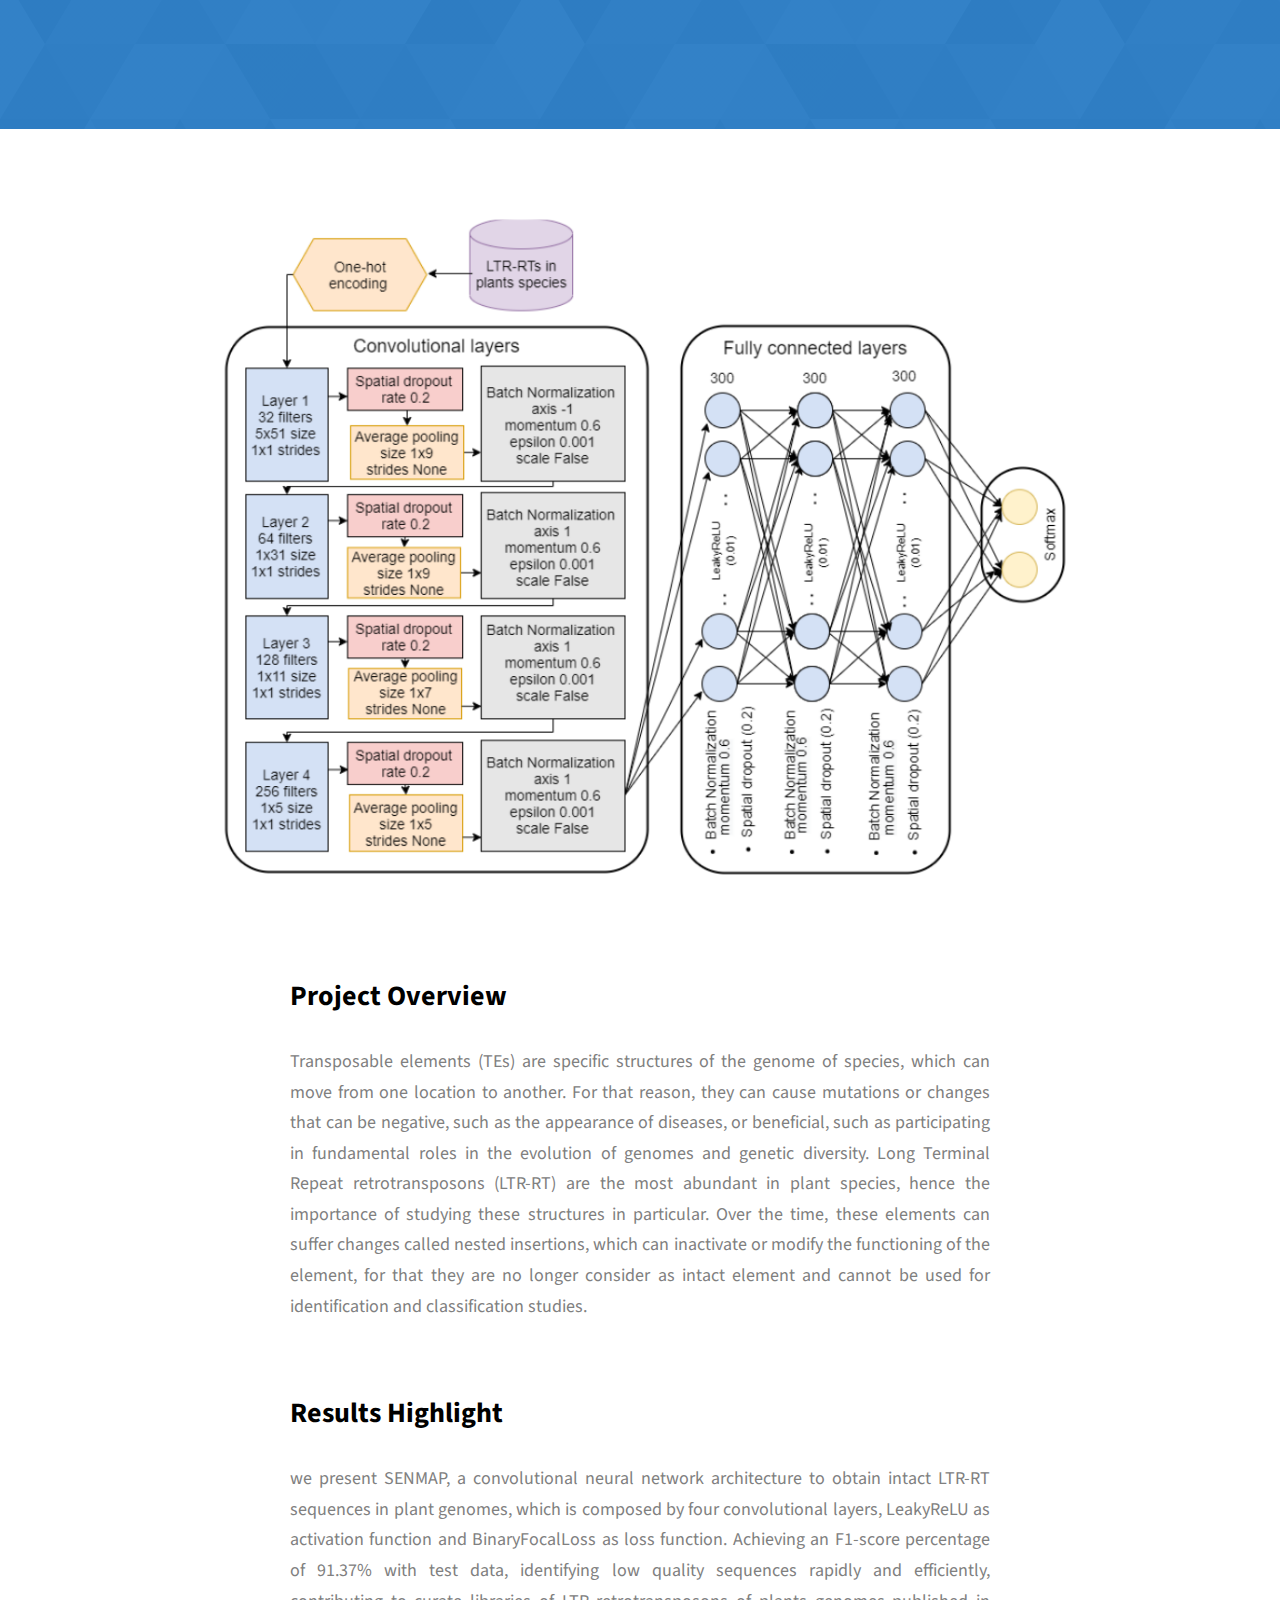
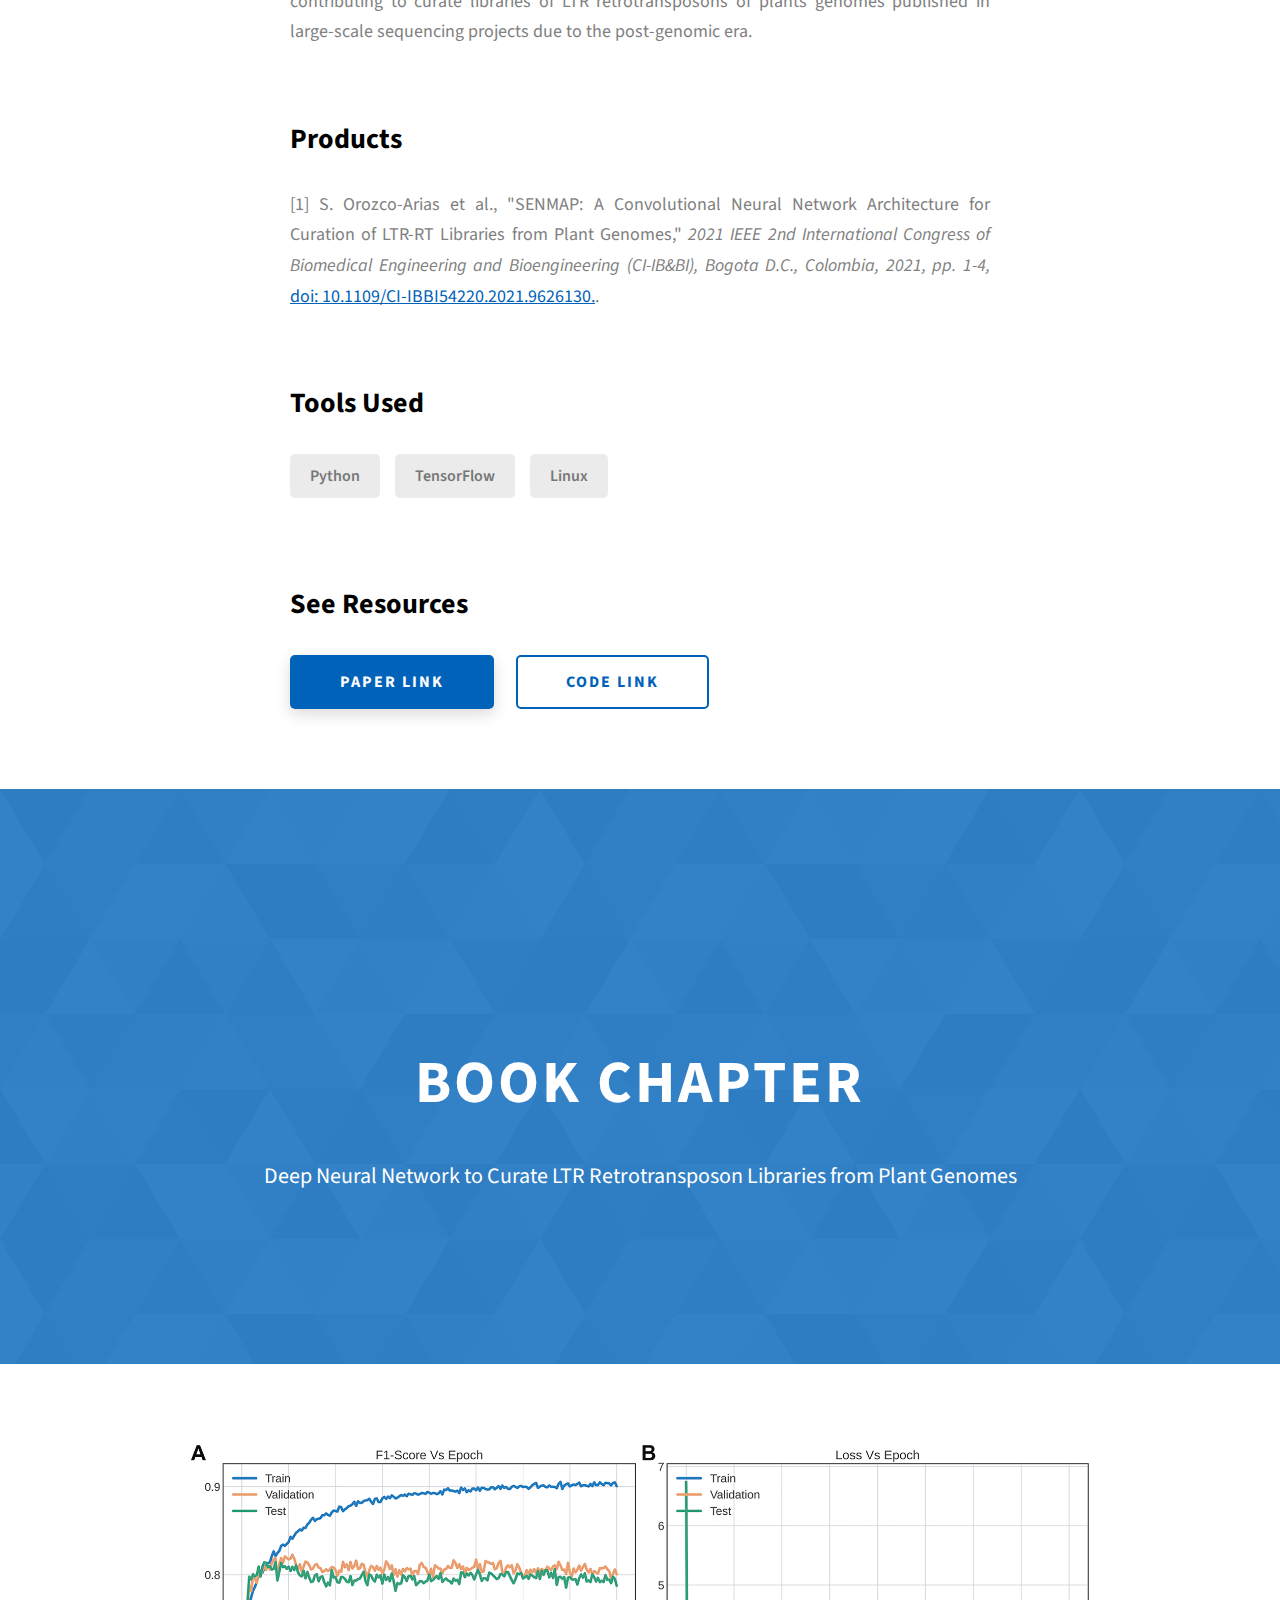
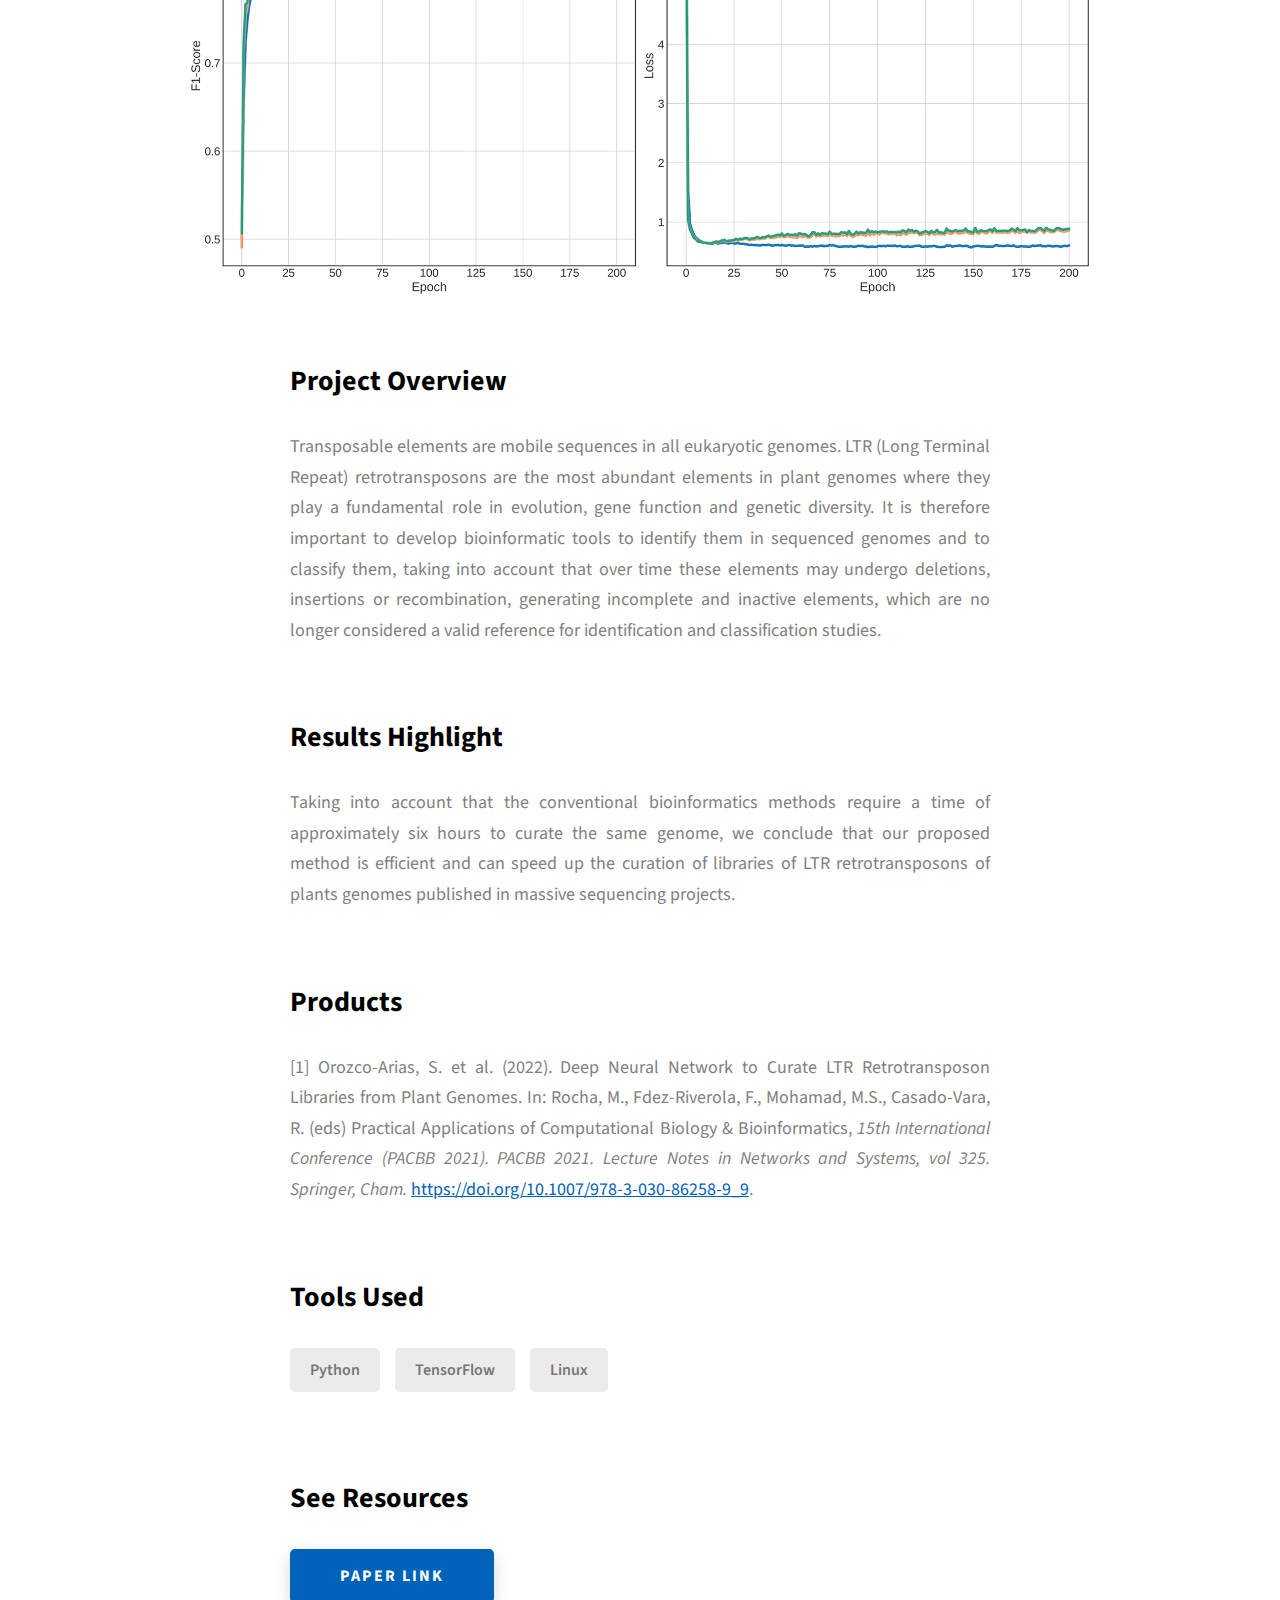
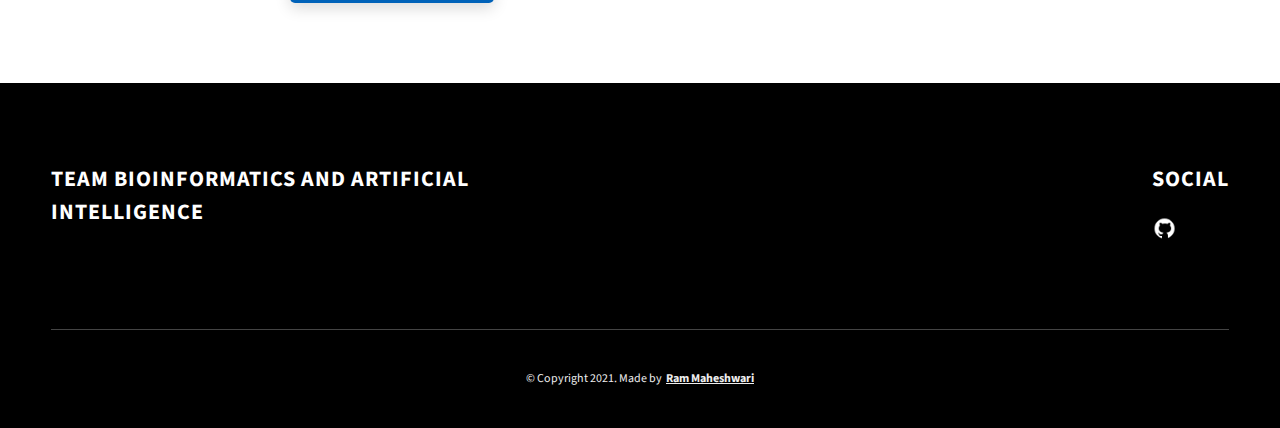
<file: project-curation.html>
<!DOCTYPE html>
<html lang="en">
  <head>
    <meta charset="UTF-8" />
    <meta name="viewport" content="width=device-width, initial-scale=1.0" />
    <meta http-equiv="X-UA-Compatible" content="ie=edge" />
    <title>Automatic TE curation with DL</title>
    <meta name="description" content="Automatic Curation of Transposable elements with DL project page" />

    <link rel="stylesheet" href="css/style.css" />

    <link rel="preconnect" href="https://fonts.googleapis.com" />
    <link rel="preconnect" href="https://fonts.gstatic.com" crossorigin />
    <link
      href="https://fonts.googleapis.com/css2?family=Source+Sans+Pro:wght@400;600;700;900&display=swap"
      rel="stylesheet"
    />
  </head>
  <body>
    <header class="header">
      <div class="header__content">
        <div class="header__logo-container">
          <div class="header__logo-img-cont">
            <img
              src="./assets/png/semillero.png"
              alt="Ram Maheshwari Logo Image"
              class="header__logo-img"
            />
          </div>
          <span class="header__logo-sub">Team Bioinformatics and Artificial Intelligence: Bioinformatic group</span>
        </div>
        <div class="header__main">
          <ul class="header__links">

            <li class="header__link-wrapper">
              <a href="./ForAllPeopleBioinfo.html" class="header__link"> Start </a>
            </li>
            <li class="header__link-wrapper">
              <a href="./index.html" class="header__link"> Home </a>
            </li>
            <li class="header__link-wrapper">
              <a href="./index.html#about" class="header__link">About </a>
            </li>
            <li class="header__link-wrapper">
              <a href="./index.html#projects" class="header__link">
                Projects
              </a>
            </li>
            
            
            
          </ul>
          <div class="header__main-ham-menu-cont">
            <img
              src="./assets/svg/ham-menu.svg"
              alt="hamburger menu"
              class="header__main-ham-menu"
            />
            <img
              src="./assets/svg/ham-menu-close.svg"
              alt="hamburger menu close"
              class="header__main-ham-menu-close d-none"
            />
          </div>
        </div>
      </div>
      <div class="header__sm-menu">
        <div class="header__sm-menu-content">
          <ul class="header__sm-menu-links">
            <li class="header__sm-menu-link">
              <a href="./index.html"> Home </a>
            </li>

            <li class="header__sm-menu-link">
              <a href="./ForAllPeopleBioinfo.html"> Start </a>
            </li>

            <li class="header__sm-menu-link">
              <a href="./index.html#about"> About </a>
            </li>

            <li class="header__sm-menu-link">
              <a href="./index.html#projects"> Projects </a>
            </li>

            <li class="header__sm-menu-link">
              <a href="./index.html#contact"> Contact </a>
            </li>

          </ul>
        </div>
      </div>
    </header>
    
    <section class="project-cs-hero">
      <div class="project-cs-hero__content">
        <h1 class="heading-primary">Automatic curation of LTR retrotransposon libraries from plant genomes through machine learning </h1>
        <div class="project-cs-hero__info">
          <p class="text-primary">
            The curation process can take weeks, requires extensive manual work and the execution 
            of multiple time-consuming bioinformatics software. Here, we propose a machine learning-based
            approach to perform this process automatically on plant genomes, obtaining up to 91.18% F1-score. 

          </p>
        </div>
      </div>
    </section>
    <section class="project-details">
      <div class="main-container">
        <div class="project-details__content">
          <div class="project-details__showcase-img-cont">
            <img
              src="./assets/projects/autCuration.jpg"
              alt="Project Image"
              class="project-details__showcase-img"
            />
          </div>
          <div class="project-details__content-main">
            <div class="project-details__desc">
              <h3 class="project-details__content-title">Project Overview</h3>
              <p class="project-details__desc-para">
                
                To address the problem of curating sequences automatically, a dataset composed of sequences 
                considered as intact and sequences with different types of nested insertions was designed. 
                Using this dataset, common ML algorithms were trained as two types of neural networks, 
                an FNN and a CNN. Finally, generalization and runtime tests were performed to observe 
                the usability of the proposed model.
              </p>
              
            </div>
            <div class="project-details__desc">
              <h3 class="project-details__content-title">Results Highlight</h3>
              <p class="project-details__desc-para">
                This approach was tested with four plant species, obtaining up to 93.6% F1-score (Oryza granulata) 
                in only 22.61 s, where bioinformatics methods took approximately 6 h. This acceleration demonstrates 
                that the ML-based approach is efficient and could be used in massive sequencing projects.
              </p>         
            </div>
            <div class="project-details__desc">
              <h3 class="project-details__content-title">Products</h3>
              <p class="project-details__desc-para">
                [1] Orozco-Arias, Simon, Candamil-Cortes, Mariana S., Jaimes, Paula A., Valencia-Castrillon, Estiven,
                 Tabares-Soto, Reinel, Isaza, Gustavo and Guyot, Romain. "Automatic curation of LTR retrotransposon 
                 libraries from plant genomes through machine learning" Journal of Integrative Bioinformatics, 
                <i>vol. 19, no. 3, 2022, pp. 20210036.</i>
                <a style="color: #0062b9;  text-decoration-line: underline;" href="https://doi.org/10.1515/jib-2021-0036"
                target="_blank" rel="noreferrer">https://doi.org/10.1515/jib-2021-0036</a>.
              </p>
            </div>
            <div class="project-details__tools-used">
              <h3 class="project-details__content-title">Tools Used</h3>
              <div class="skills">
                <div class="skills__skill">Python</div>
                <div class="skills__skill">TensorFlow</div>
                <div class="skills__skill">scikit-learn</div>
                <div class="skills__skill">Linux</div>
              </div>
            </div>
            <div class="project-details__links">
              <h3 class="project-details__content-title">See Resources</h3>
              <a
                href="https://www.degruyter.com/document/doi/10.1515/jib-2021-0036/html"
                class="btn btn--med btn--theme project-details__links-btn"
                target="_blank"
                >Paper Link</a
              >
              <a
                href="https://github.com/simonorozcoarias/MachineLearningInTEs"
                class="btn btn--med btn--theme-inv project-details__links-btn"
                target="_blank"
                >Code Link</a
              >
            </div>
          </div>
        </div>
      </div>
    </section>


    <section class="project-cs-hero">
      <div class="project-cs-hero__content">
        <h1 class="heading-primary">SENMAP</h1>
        <div class="project-cs-hero__info">
          <p class="text-primary">
            A Convolutional Neural Network Architecture for Curation of LTR-RT Libraries from Plant Genomes 
          </p>
        </div>
      </div>
    </section>
    <section class="project-details">
      <div class="main-container">
        <div class="project-details__content">
          <div class="project-details__showcase-img-cont">
            <img
              src="./assets/projects/senmap.png"
              alt="Project Image"
              class="project-details__showcase-img"
            />
          </div>
          <div class="project-details__content-main">
            <div class="project-details__desc">
              <h3 class="project-details__content-title">Project Overview</h3>
              <p class="project-details__desc-para">
                
                Transposable elements (TEs) are specific structures
                of the genome of species, which can move from one location to
                another. For that reason, they can cause mutations or changes that
                can be negative, such as the appearance of diseases, or beneficial,
                such as participating in fundamental roles in the evolution of
                genomes and genetic diversity. Long Terminal Repeat
                retrotransposons (LTR-RT) are the most abundant in plant
                species, hence the importance of studying these structures in
                particular. Over the time, these elements can suffer changes called
                nested insertions, which can inactivate or modify the functioning
                of the element, for that they are no longer consider as intact
                element and cannot be used for identification and classification
                studies.
              </p>
              
            </div>
            <div class="project-details__desc">
              <h3 class="project-details__content-title">Results Highlight</h3>
              <p class="project-details__desc-para">
                we present SENMAP, a convolutional neural
                network architecture to obtain intact LTR-RT sequences in plant
                genomes, which is composed by four convolutional layers,
                LeakyReLU as activation function and BinaryFocalLoss as loss
                function. Achieving an F1-score percentage of 91.37% with test
                data, identifying low quality sequences rapidly and efficiently,
                contributing to curate libraries of LTR retrotransposons of plants
                genomes published in large-scale sequencing projects due to the
                post-genomic era.
              </p>         
            </div>
            <div class="project-details__desc">
              <h3 class="project-details__content-title">Products</h3>
              <p class="project-details__desc-para">
                [1] S. Orozco-Arias et al., "SENMAP: A Convolutional Neural Network Architecture for Curation of LTR-RT Libraries from Plant Genomes,"
                <i>2021 IEEE 2nd International Congress of Biomedical Engineering and Bioengineering (CI-IB&BI), Bogota D.C., Colombia, 2021, pp. 1-4,</i>
                <a style="color: #0062b9;  text-decoration-line: underline;" href="doi: 10.1109/CI-IBBI54220.2021.9626130"
                target="_blank" rel="noreferrer">doi: 10.1109/CI-IBBI54220.2021.9626130.</a>.
              </p>
            </div>
            <div class="project-details__tools-used">
              <h3 class="project-details__content-title">Tools Used</h3>
              <div class="skills">
                <div class="skills__skill">Python</div>
                <div class="skills__skill">TensorFlow</div>
                <div class="skills__skill">Linux</div>
              </div>
            </div>
            <div class="project-details__links">
              <h3 class="project-details__content-title">See Resources</h3>
              <a
                href="https://ieeexplore.ieee.org/document/9626130"
                class="btn btn--med btn--theme project-details__links-btn"
                target="_blank"
                >Paper Link</a
              >
              <a
                href="https://github.com/simonorozcoarias/MachineLearningInTEs"
                class="btn btn--med btn--theme-inv project-details__links-btn"
                target="_blank"
                >Code Link</a
              >
            </div>
          </div>
        </div>
      </div>
    </section>


    <section class="project-cs-hero">
      <div class="project-cs-hero__content">
        <h1 class="heading-primary">Book Chapter</h1>
        <div class="project-cs-hero__info">
          <p class="text-primary">
            Deep Neural Network to Curate LTR Retrotransposon Libraries from Plant Genomes
          </p>
        </div>
      </div>
    </section>
    <section class="project-details">
      <div class="main-container">
        <div class="project-details__content">
          <div class="project-details__showcase-img-cont">
            <img
              src="./assets/projects/book.jpg"
              alt="Project Image"
              class="project-details__showcase-img"
            />
          </div>
          <div class="project-details__content-main">
            <div class="project-details__desc">
              <h3 class="project-details__content-title">Project Overview</h3>
              <p class="project-details__desc-para">
                
                Transposable elements are mobile sequences in all eukaryotic genomes. 
                LTR (Long Terminal Repeat) retrotransposons are the most abundant elements in 
                plant genomes where they play a fundamental role in evolution, gene function 
                and genetic diversity. It is therefore important to develop bioinformatic tools to 
                identify them in sequenced genomes and to classify them, taking into account that over 
                time these elements may undergo deletions, insertions or recombination, generating incomplete 
                and inactive elements, which are no longer considered a valid reference for identification and 
                classification studies. 
              </p>
              
            </div>
            <div class="project-details__desc">
              <h3 class="project-details__content-title">Results Highlight</h3>
              <p class="project-details__desc-para">
                Taking into account that the conventional bioinformatics methods require a time of approximately 
                six hours to curate the same genome, we conclude that our proposed method is efficient and can 
                speed up the curation of libraries of LTR retrotransposons of plants genomes published in massive 
                sequencing projects.
              </p>         
            </div>
            <div class="project-details__desc">
              <h3 class="project-details__content-title">Products</h3>
              <p class="project-details__desc-para">
                [1] Orozco-Arias, S. et al. (2022). Deep Neural Network to Curate LTR Retrotransposon Libraries from Plant Genomes. In: Rocha, M., Fdez-Riverola, F., Mohamad, M.S., Casado-Vara, R.
                (eds) Practical Applications of Computational Biology & Bioinformatics,  
                <i>15th International Conference (PACBB 2021). PACBB 2021. Lecture Notes in Networks and Systems, vol 325. Springer, Cham.</i>
                <a style="color: #0062b9;  text-decoration-line: underline;" href="https://doi.org/10.1007/978-3-030-86258-9_9"
                target="_blank" rel="noreferrer">https://doi.org/10.1007/978-3-030-86258-9_9</a>.
              </p>
            </div>
            <div class="project-details__tools-used">
              <h3 class="project-details__content-title">Tools Used</h3>
              <div class="skills">
                <div class="skills__skill">Python</div>
                <div class="skills__skill">TensorFlow</div>
                <div class="skills__skill">Linux</div>
              </div>
            </div>
            <div class="project-details__links">
              <h3 class="project-details__content-title">See Resources</h3>
              <a
                href="https://link.springer.com/chapter/10.1007/978-3-030-86258-9_9#citeas"
                class="btn btn--med btn--theme project-details__links-btn"
                target="_blank"
                >Paper Link</a
              >
            </div>
          </div>
        </div>
      </div>
    </section>








    <footer class="main-footer">
      <div class="main-container">
        <div class="main-footer__upper">
          <div class="main-footer__row main-footer__row-1">
            <h2 class="heading heading-sm main-footer__heading-sm">
              <span>Social</span>
            </h2>
            <div class="main-footer__social-cont">
              <a target="_blank" rel="noreferrer" href="https://github.com/johanpina/BioinfoTeamWebPage">
                <img
                  class="main-footer__icon"
                  src="./assets/png/github-ico.png"
                  alt="icon"
                />
              </a>
            
            </div>
          </div>
          <div class="main-footer__row main-footer__row-2">
            <h4 class="heading heading-sm text-lt">Team Bioinformatics and Artificial Intelligence</h4>
            <p class="main-footer__short-desc">
              <!-- Universidad Autónoma de Manizales </br> Contact at: <a href="mailto:rtabares@autonoma.edu.co">rtabares@autonoma.edu.co</a> -->
            </p>
          </div>
        </div>

        <!-- If you give me some credit or shoutout here by linking to my website, then it will be a big thing for me and will help me a lot :) -->
        <div class="main-footer__lower">
          &copy; Copyright 2021. Made by
          <a rel="noreferrer" target="_blank" href="https://rammaheshwari.com"
            >Ram Maheshwari</a
          >
        </div>
      </div>
    </footer>
    <script src="./index.js"></script>
  </body>
</html>
</file>
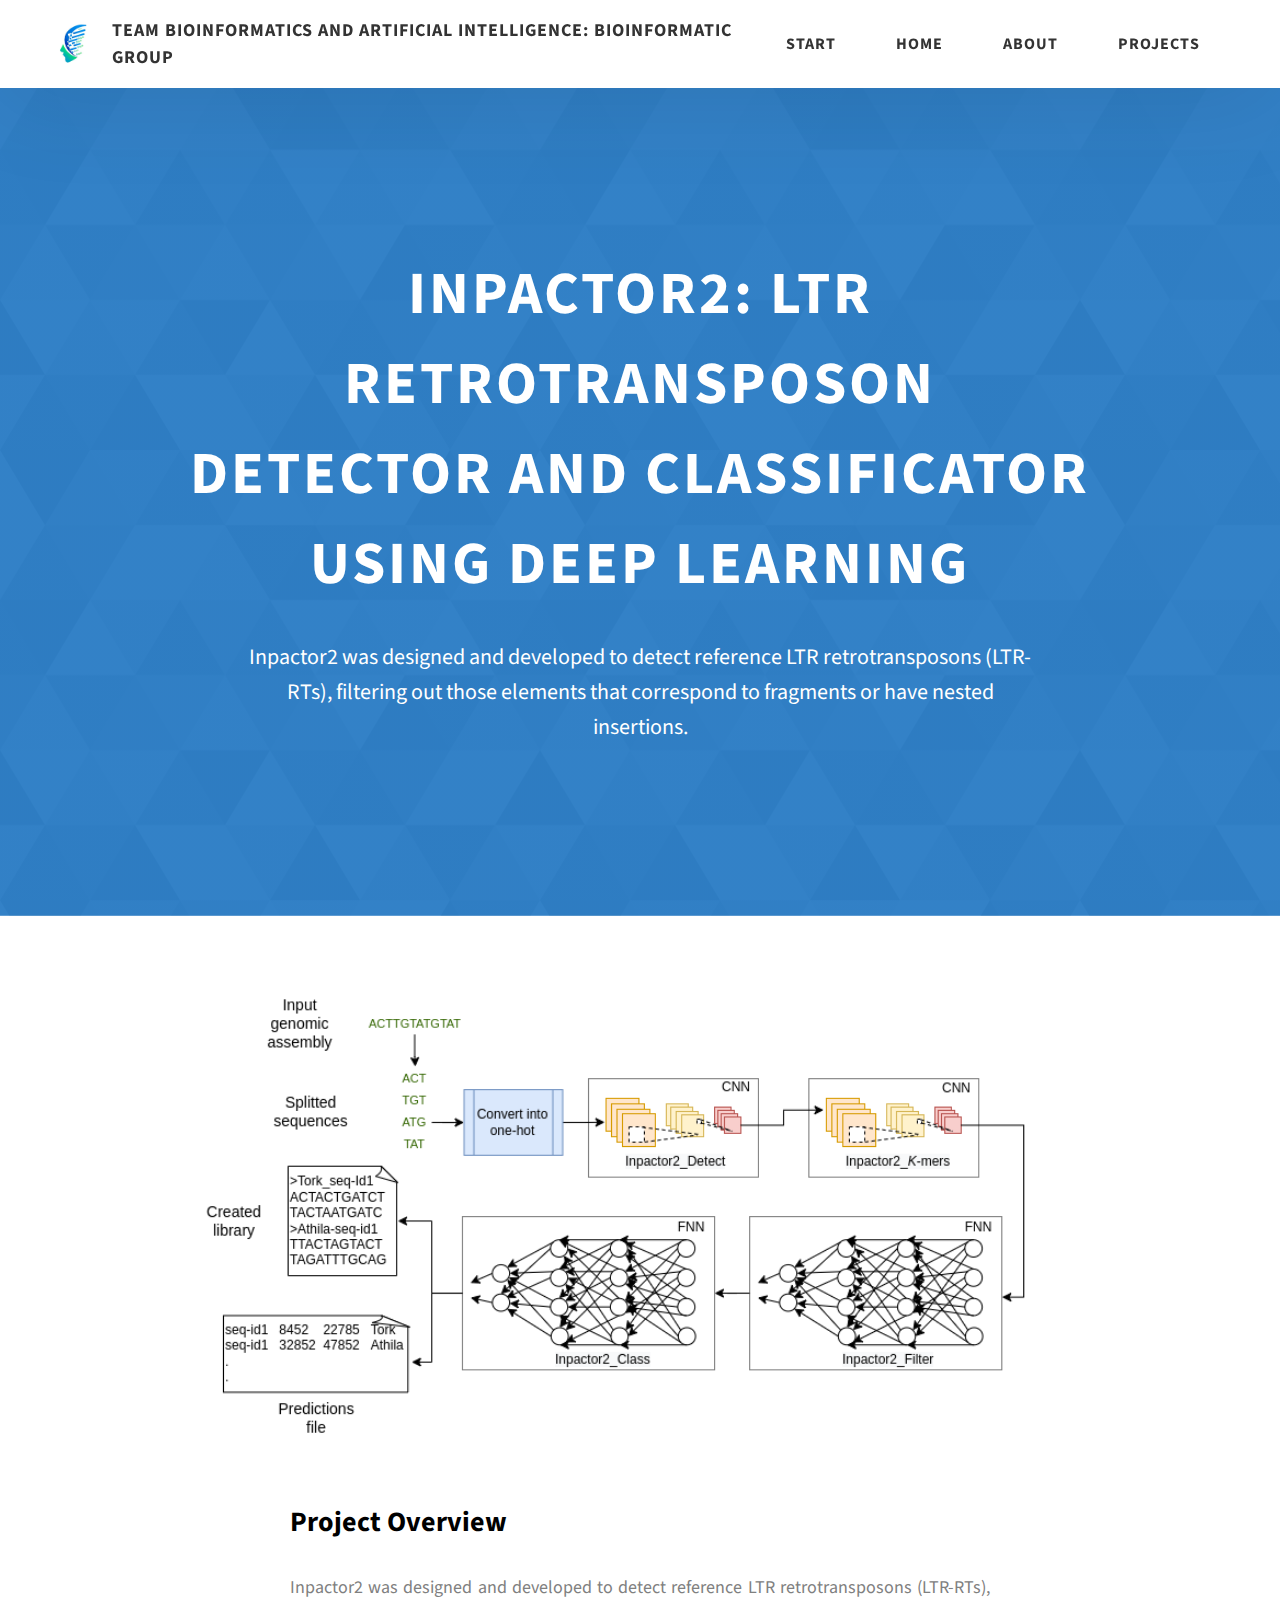
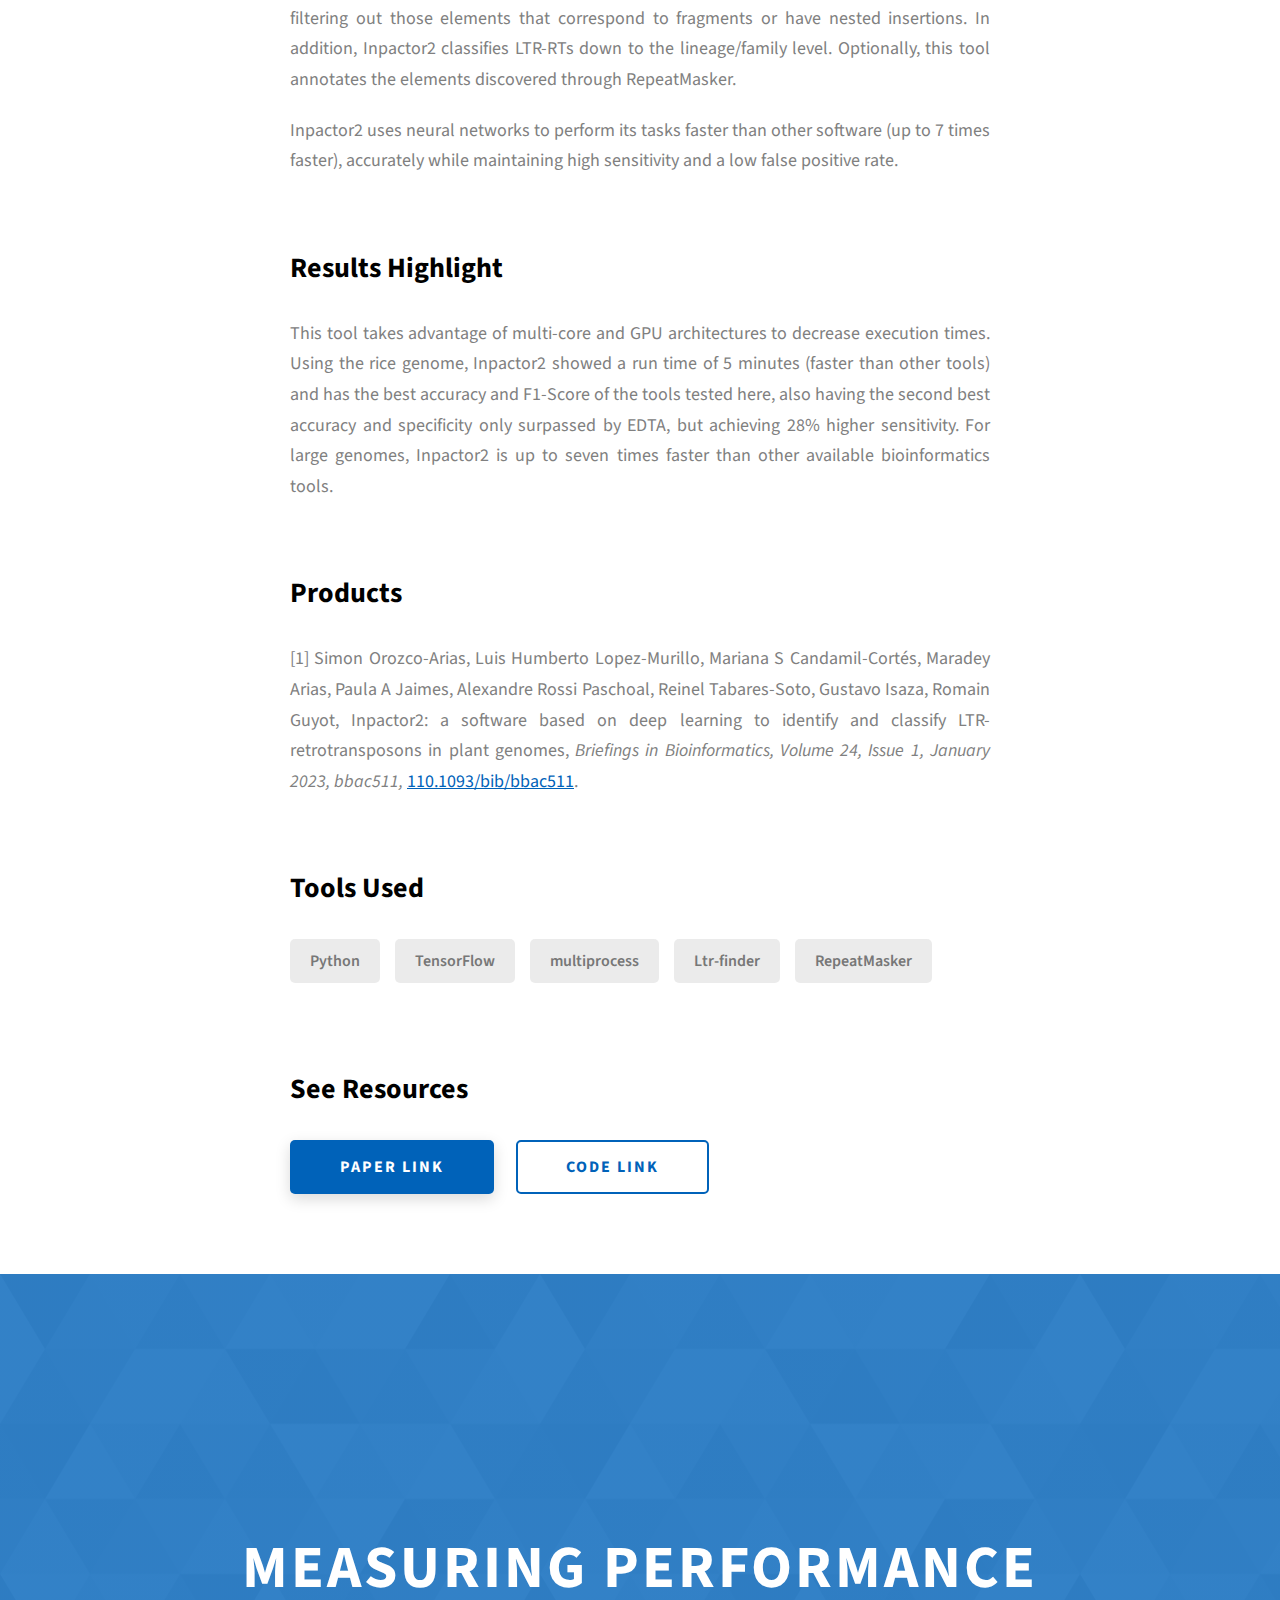
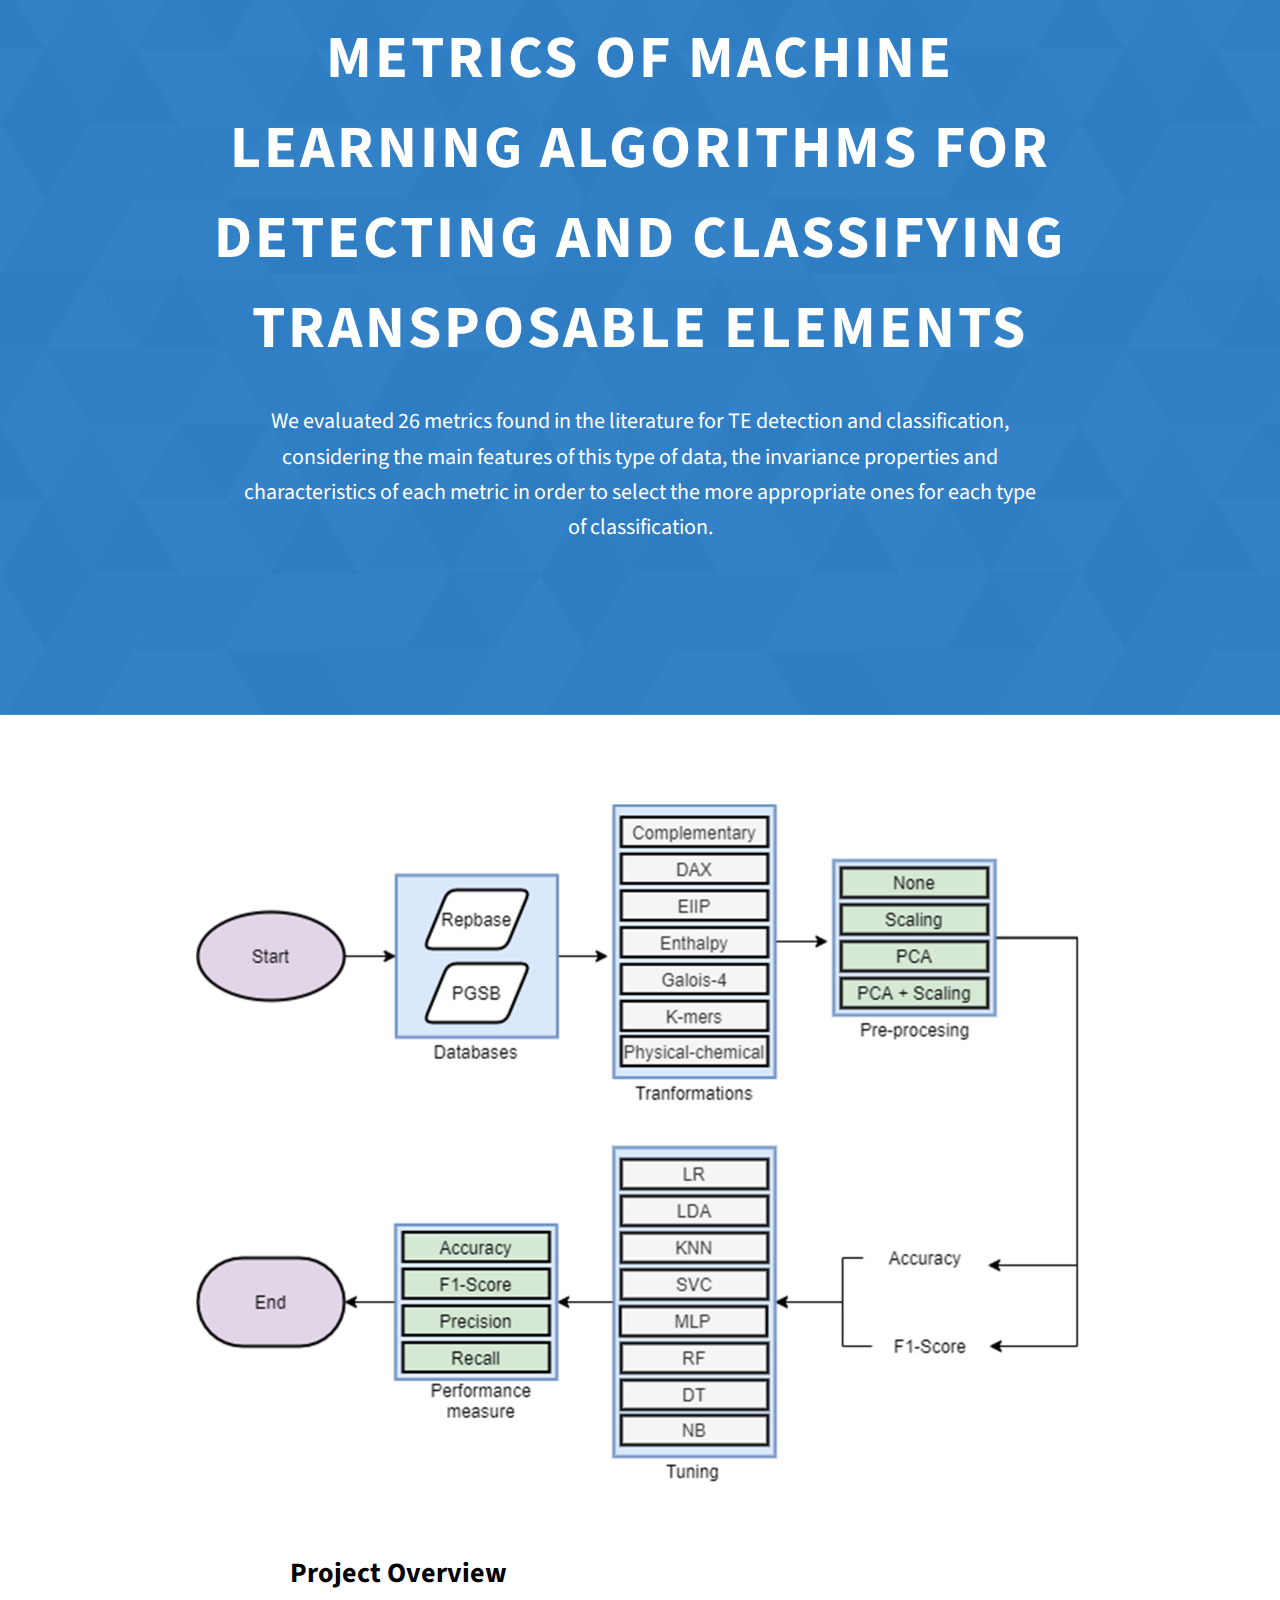
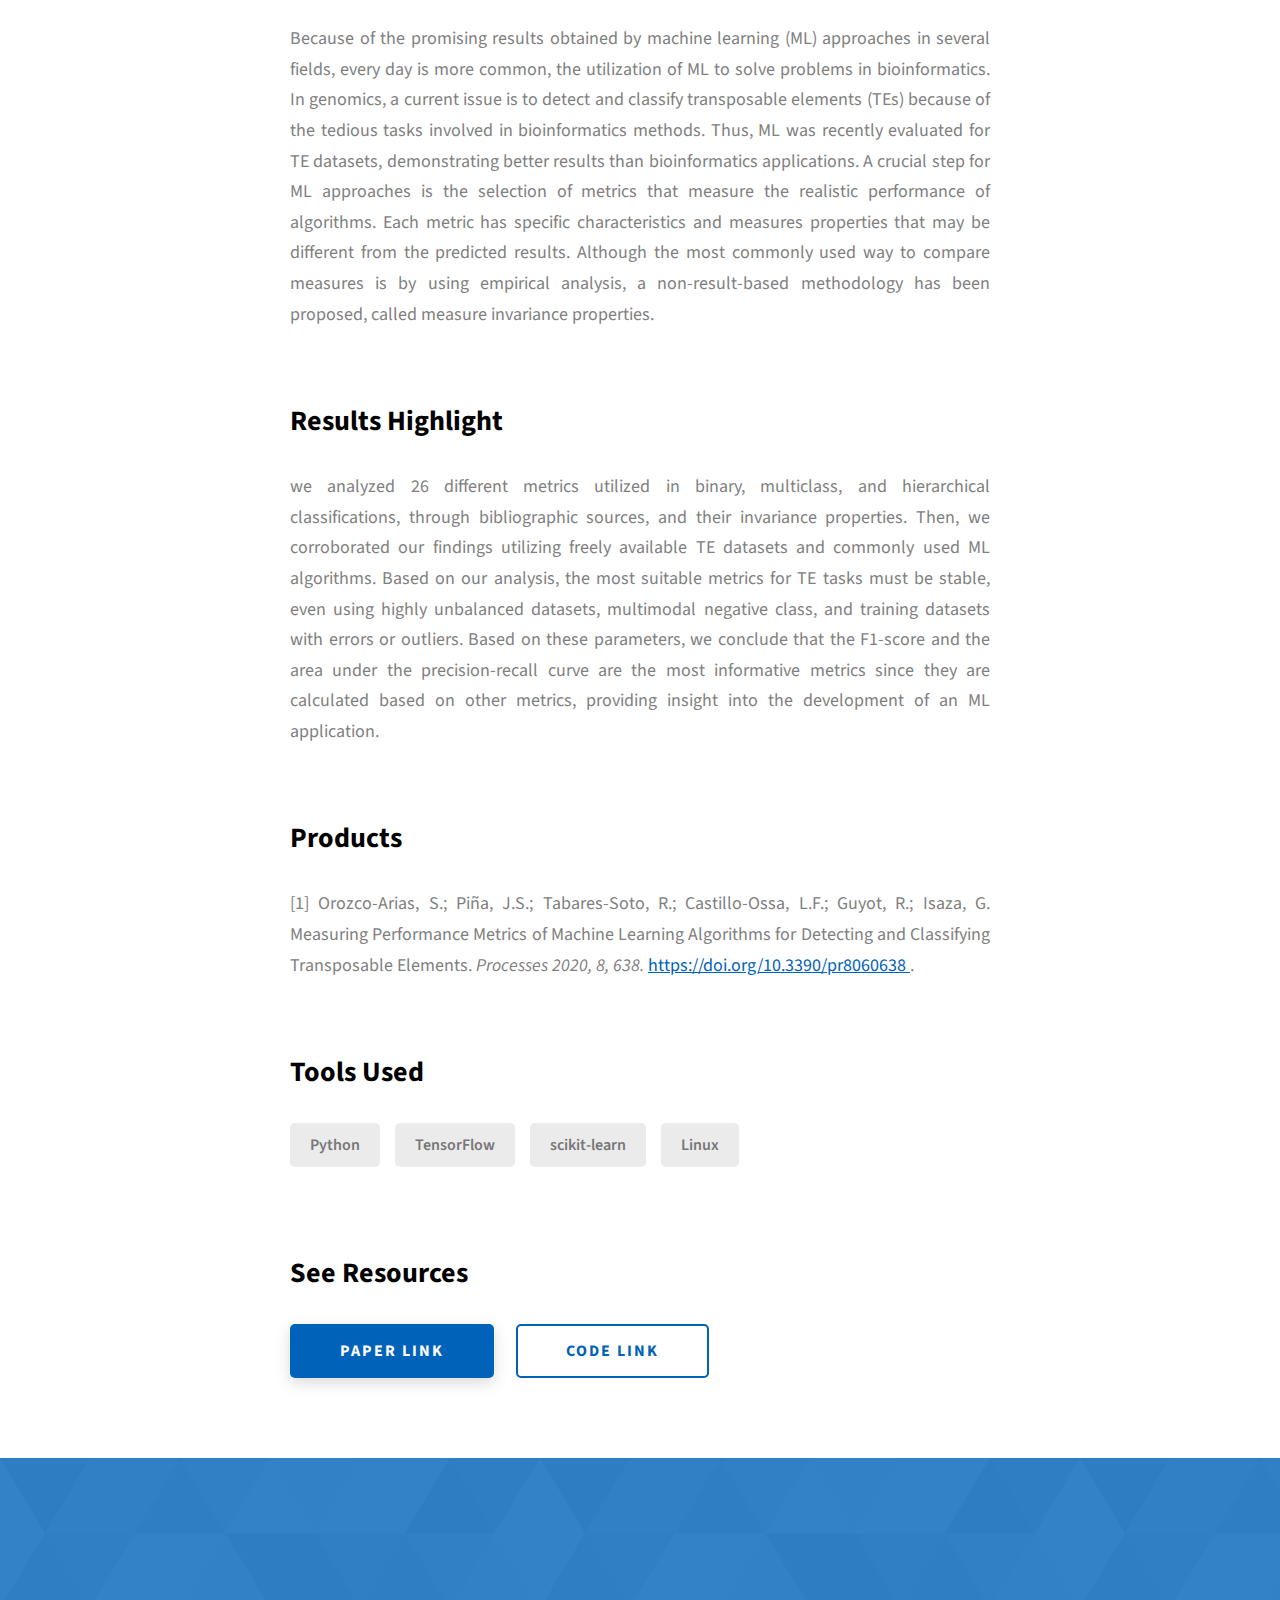
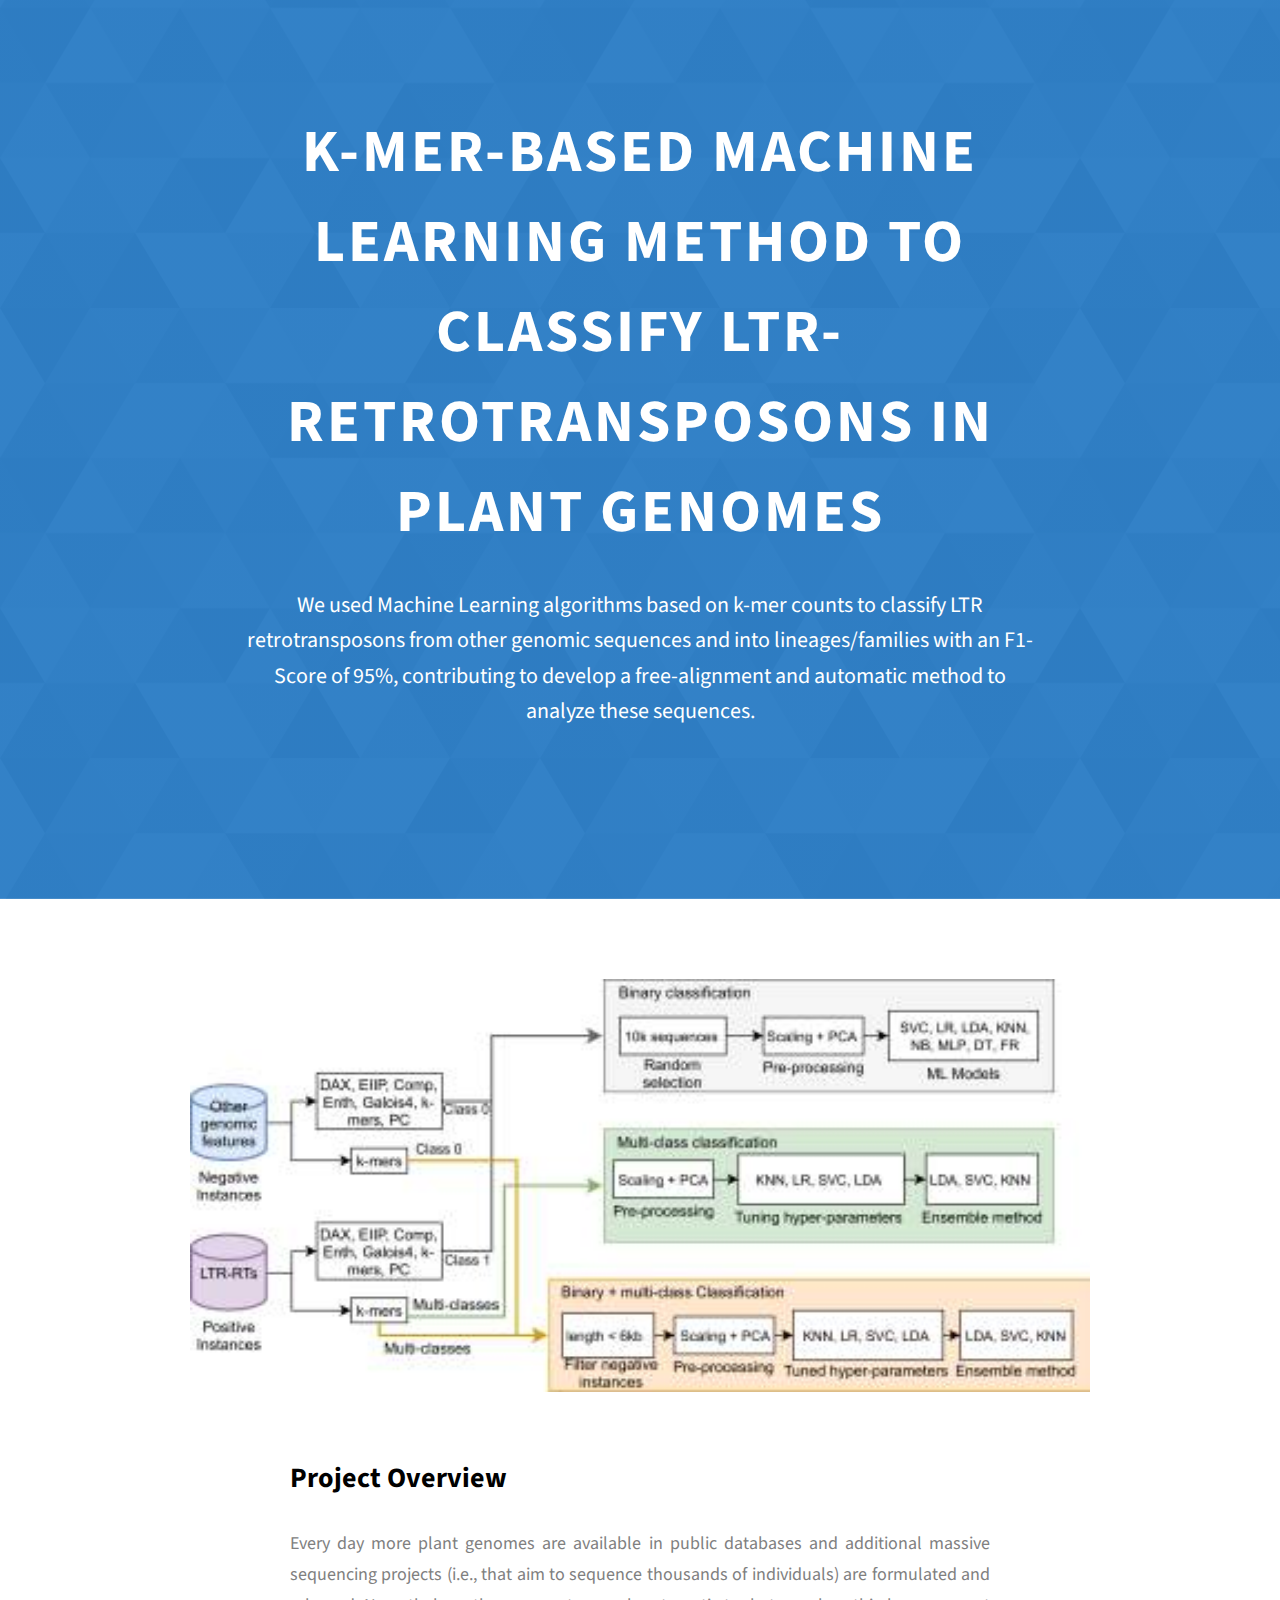
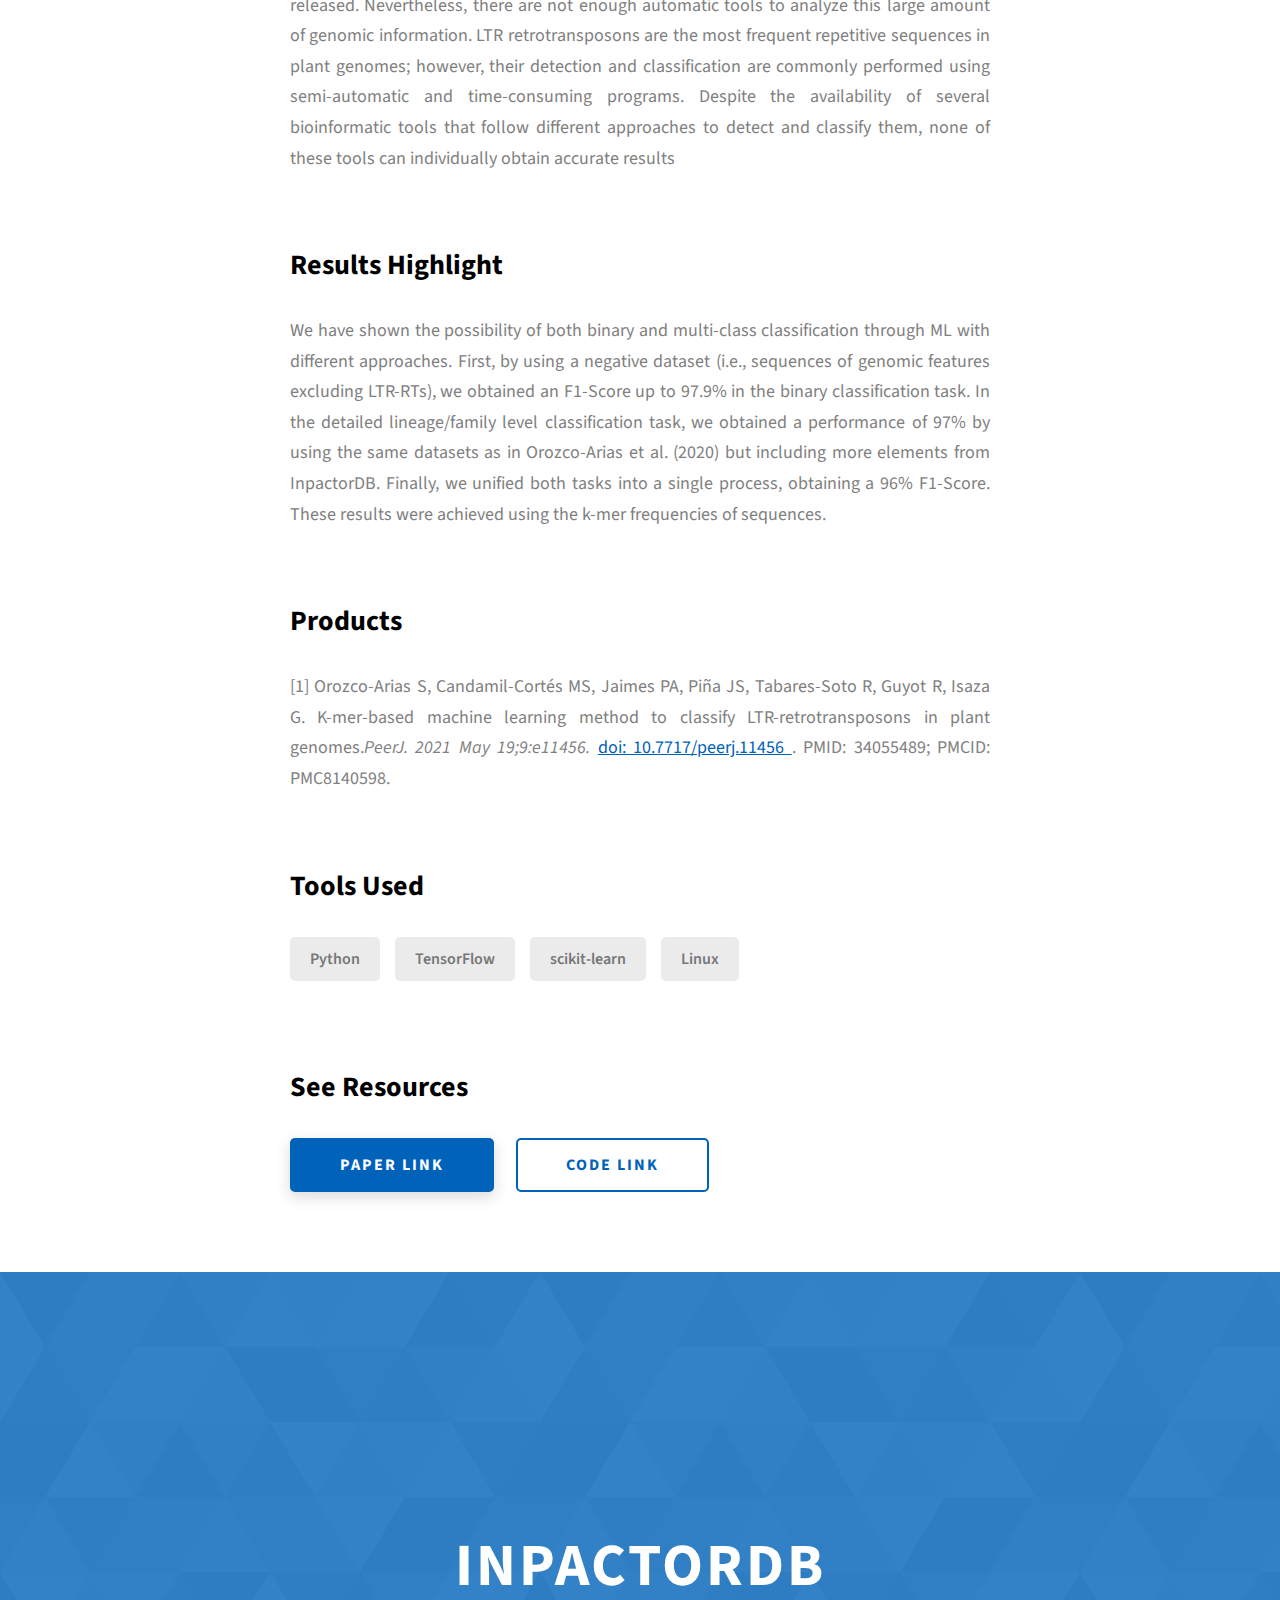
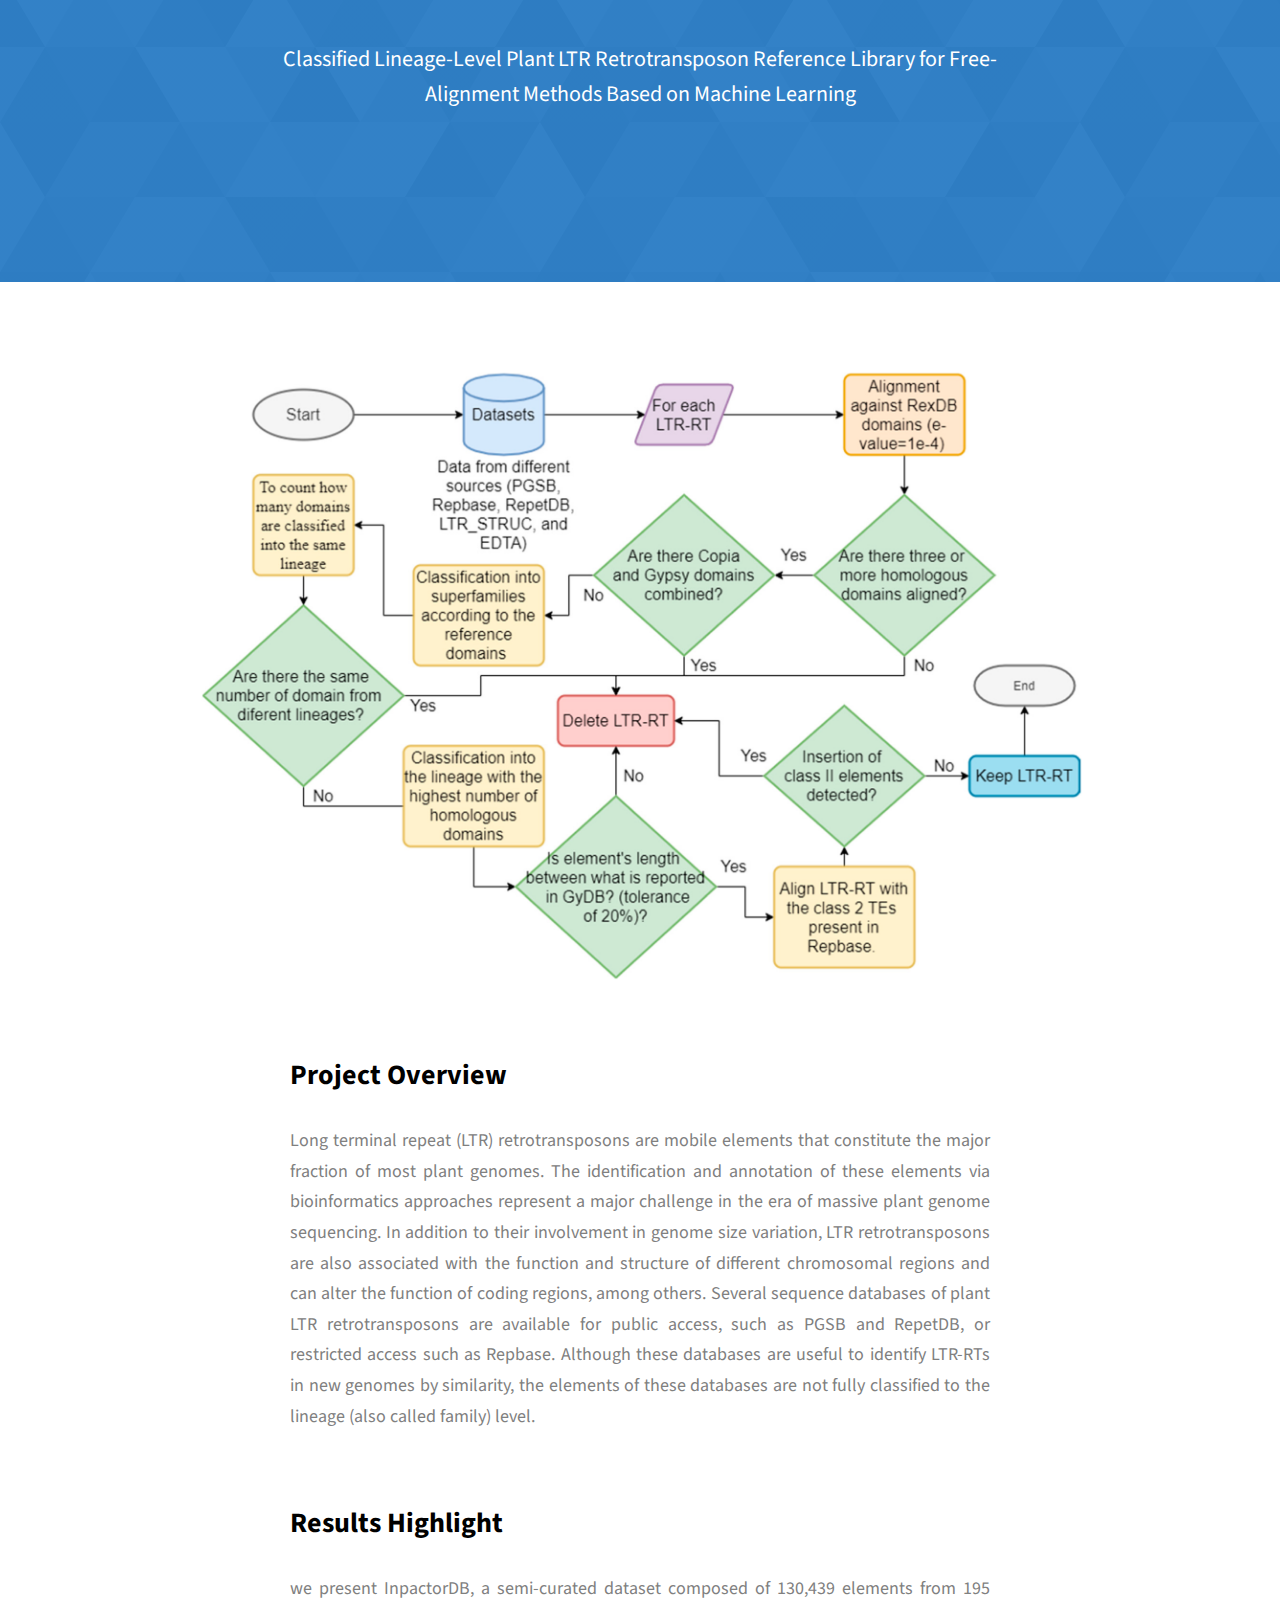
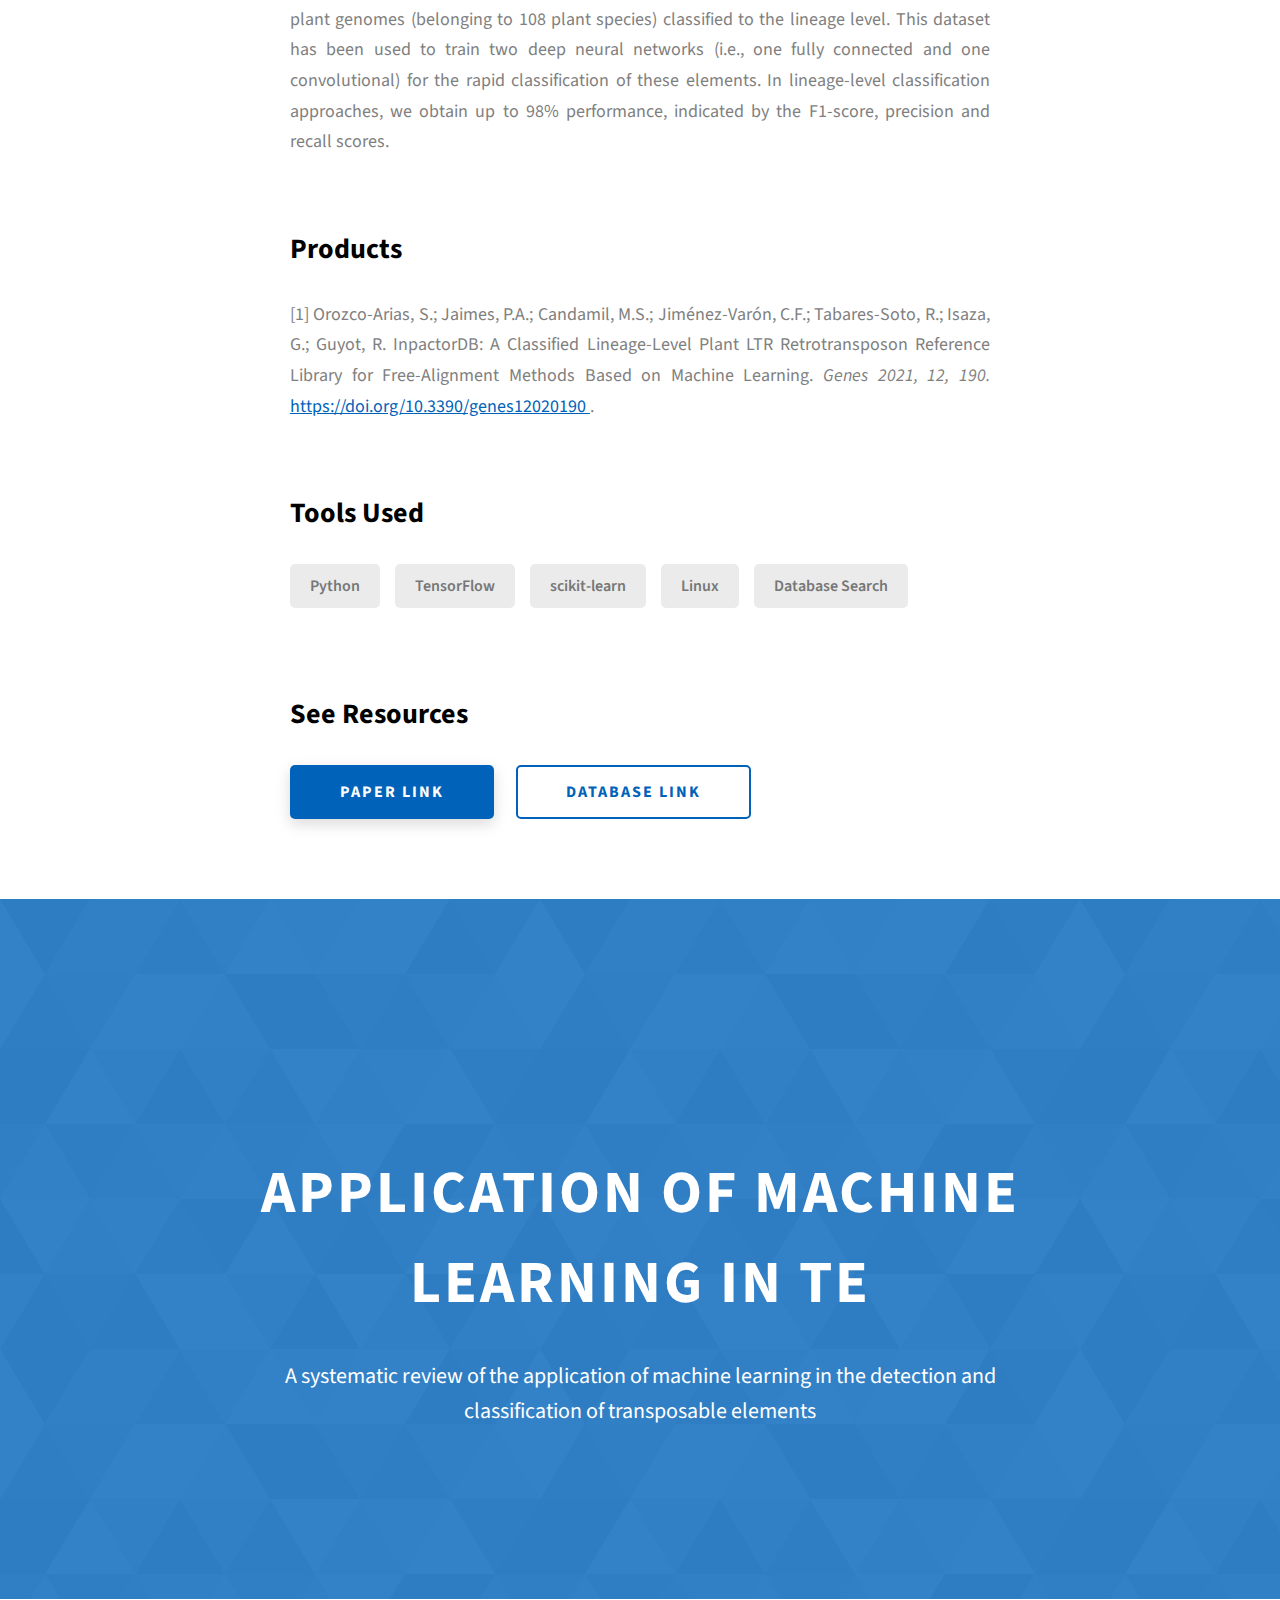
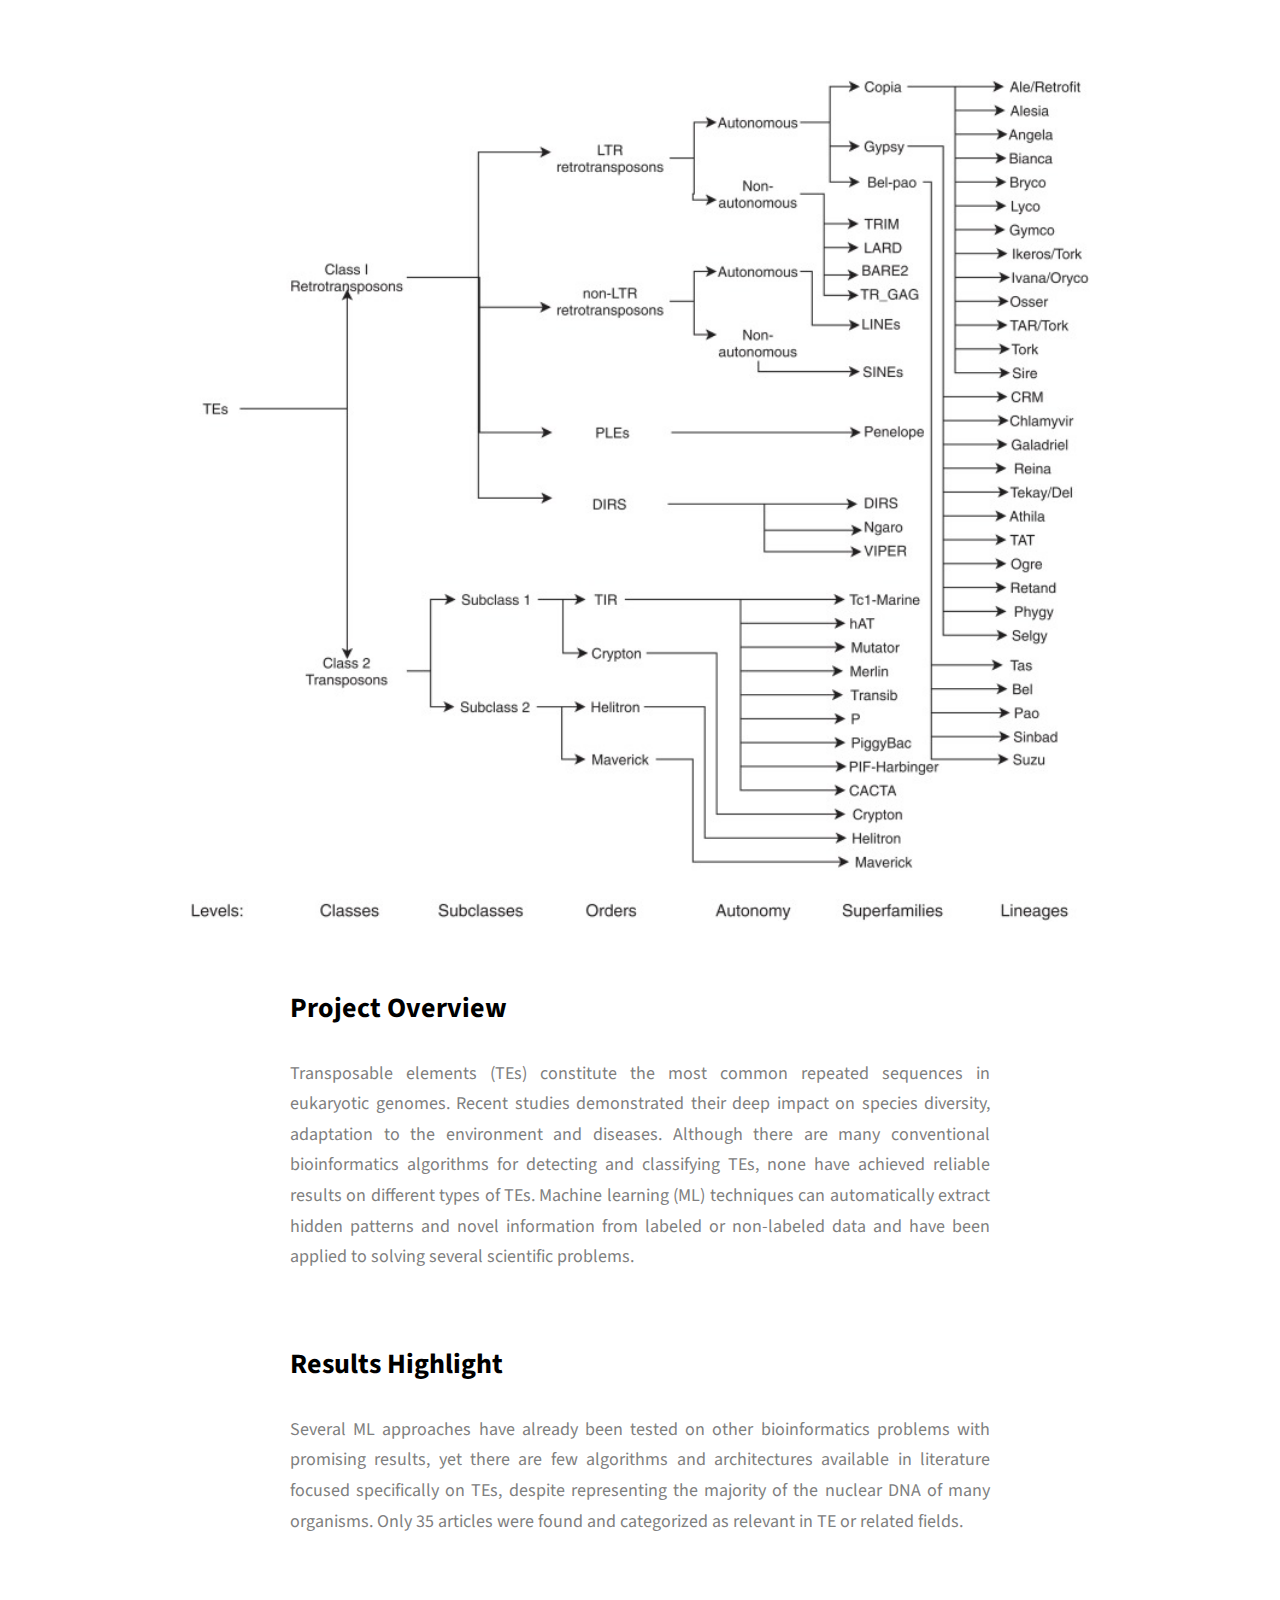
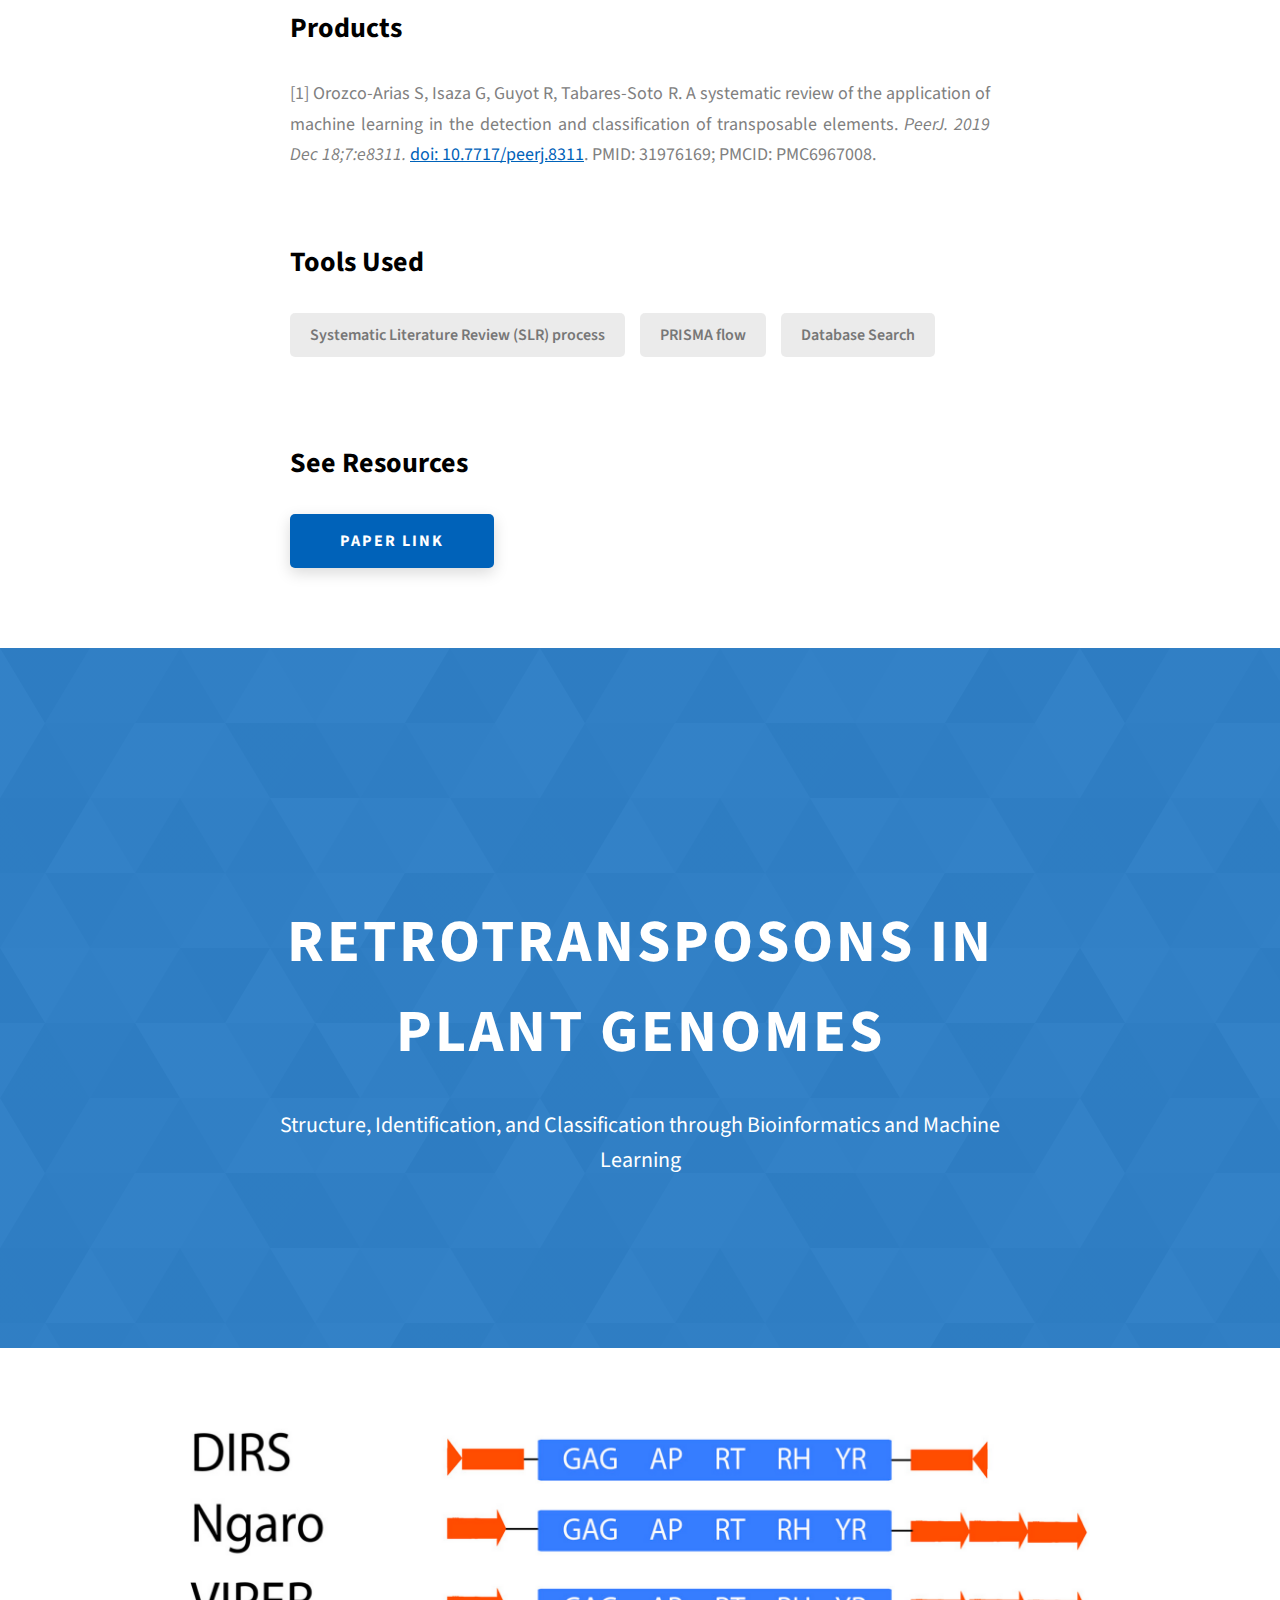
<file: project-deeplea.html>
<!DOCTYPE html>
<html lang="en">
  <head>
    <meta charset="UTF-8" />
    <meta name="viewport" content="width=device-width, initial-scale=1.0" />
    <meta http-equiv="X-UA-Compatible" content="ie=edge" />
    <title>Deep learning Applied to LTR-retrotransposon</title>
    <meta name="description" content="Deep learning Applied to LTR-retrotransposon project page" />

    <link rel="stylesheet" href="css/style.css" />

    <link rel="preconnect" href="https://fonts.googleapis.com" />
    <link rel="preconnect" href="https://fonts.gstatic.com" crossorigin />
    <link
      href="https://fonts.googleapis.com/css2?family=Source+Sans+Pro:wght@400;600;700;900&display=swap"
      rel="stylesheet"
    />
  </head>
  <body>
    <header class="header">
      <div class="header__content">
        <div class="header__logo-container">
          <div class="header__logo-img-cont">
            <img
              src="./assets/png/semillero.png"
              alt="Ram Maheshwari Logo Image"
              class="header__logo-img"
            />
          </div>
          <span class="header__logo-sub">Team Bioinformatics and Artificial Intelligence: Bioinformatic group</span>
        </div>
        <div class="header__main">
          <ul class="header__links">

            <li class="header__link-wrapper">
              <a href="./ForAllPeopleBioinfo.html" class="header__link"> Start </a>
            </li>
            <li class="header__link-wrapper">
              <a href="./index.html" class="header__link"> Home </a>
            </li>
            <li class="header__link-wrapper">
              <a href="./index.html#about" class="header__link">About </a>
            </li>
            <li class="header__link-wrapper">
              <a href="./index.html#projects" class="header__link">
                Projects
              </a>
            </li>
            
            
            
          </ul>
          <div class="header__main-ham-menu-cont">
            <img
              src="./assets/svg/ham-menu.svg"
              alt="hamburger menu"
              class="header__main-ham-menu"
            />
            <img
              src="./assets/svg/ham-menu-close.svg"
              alt="hamburger menu close"
              class="header__main-ham-menu-close d-none"
            />
          </div>
        </div>
      </div>
      <div class="header__sm-menu">
        <div class="header__sm-menu-content">
          <ul class="header__sm-menu-links">
            <li class="header__sm-menu-link">
              <a href="./index.html"> Home </a>
            </li>

            <li class="header__sm-menu-link">
              <a href="./ForAllPeopleBioinfo.html"> Start </a>
            </li>

            <li class="header__sm-menu-link">
              <a href="./index.html#about"> About </a>
            </li>

            <li class="header__sm-menu-link">
              <a href="./index.html#projects"> Projects </a>
            </li>

            <li class="header__sm-menu-link">
              <a href="./index.html#contact"> Contact </a>
            </li>

          </ul>
        </div>
      </div>
    </header>
    <section class="project-cs-hero">
      <div class="project-cs-hero__content">
        <h1 class="heading-primary">Inpactor2: LTR retrotransposon detector and classificator using Deep Learning</h1>
        <div class="project-cs-hero__info">
          <p class="text-primary">
            Inpactor2 was designed and developed to detect reference LTR retrotransposons (LTR-RTs), 
            filtering out those elements that correspond to fragments or have nested insertions.
          </p>
        </div>
      </div>
    </section>
    <section class="project-details">
      <div class="main-container">
        <div class="project-details__content">
          <div class="project-details__showcase-img-cont">
            <img
              src="./assets/projects/inpactor2.png"
              alt="Project Image"
              class="project-details__showcase-img"
            />
          </div>
          <div class="project-details__content-main">
            <div class="project-details__desc">
              <h3 class="project-details__content-title">Project Overview</h3>
              <p class="project-details__desc-para">
                Inpactor2 was designed and developed to detect reference 
                LTR retrotransposons (LTR-RTs), filtering out those elements 
                that correspond to fragments or have nested insertions. 
                In addition, Inpactor2 classifies LTR-RTs down to the lineage/family level. 
                Optionally, this tool annotates the elements discovered through RepeatMasker.
              </p>
              <p class="project-details__desc-para">
                Inpactor2 uses neural networks to perform its tasks faster than other software 
                (up to 7 times faster), accurately while maintaining high sensitivity and a low false positive rate.
              </p>
            </div>
            <div class="project-details__desc">
              <h3 class="project-details__content-title">Results Highlight</h3>
              <p class="project-details__desc-para">
                This tool takes advantage of multi-core and GPU architectures to decrease execution times. 
                Using the rice genome, Inpactor2 showed a run time of 5 minutes (faster than other tools) and has the best accuracy and F1-Score of the tools tested here, 
                also having the second best accuracy and specificity only surpassed by EDTA, but achieving 28% higher sensitivity. For large genomes, Inpactor2 is up to 
                seven times faster than other available bioinformatics tools.
              </p>         
            </div>
            <div class="project-details__desc">
              <h3 class="project-details__content-title">Products</h3>
              <p class="project-details__desc-para">
                [1] Simon Orozco-Arias, Luis Humberto Lopez-Murillo, Mariana S Candamil-Cortés, Maradey Arias, Paula A Jaimes, Alexandre Rossi Paschoal, 
                Reinel Tabares-Soto, Gustavo Isaza, Romain Guyot, Inpactor2: a software based on deep learning to identify and classify LTR-retrotransposons 
                in plant genomes, <i>Briefings in Bioinformatics, Volume 24, Issue 1, January 2023, bbac511,</i> 
                <a style="color: #0062b9;  text-decoration-line: underline;" href="https://doi.org/10.1093/bib/bbac511"
                target="_blank" rel="noreferrer">110.1093/bib/bbac511</a>.
              </p>
            </div>
            <div class="project-details__tools-used">
              <h3 class="project-details__content-title">Tools Used</h3>
              <div class="skills">
                <div class="skills__skill">Python</div>
                <div class="skills__skill">TensorFlow</div>
                <div class="skills__skill">multiprocess</div>
                <div class="skills__skill">Ltr-finder</div>
                <div class="skills__skill">RepeatMasker</div>
              </div>
            </div>
            <div class="project-details__links">
              <h3 class="project-details__content-title">See Resources</h3>
              <a
                href="https://academic.oup.com/bib/article/24/1/bbac511/6887110"
                class="btn btn--med btn--theme project-details__links-btn"
                target="_blank"
                >Paper Link</a
              >
              <a
                href="https://github.com/simonorozcoarias/Inpactor2"
                class="btn btn--med btn--theme-inv project-details__links-btn"
                target="_blank"
                >Code Link</a
              >
            </div>
          </div>
        </div>
      </div>
    </section>



    <section class="project-cs-hero">
      <div class="project-cs-hero__content">
        <h1 class="heading-primary">Measuring Performance Metrics of Machine Learning Algorithms for Detecting and Classifying Transposable Elements </h1>
        <div class="project-cs-hero__info">
          <p class="text-primary">
            We evaluated 26 metrics found in the literature for TE detection and classification, 
            considering the main features of this type of data, the invariance properties and 
            characteristics of each metric in order to select the more appropriate ones for each type of classification.
          </p>
        </div>
      </div>
    </section>
    <section class="project-details">
      <div class="main-container">
        <div class="project-details__content">
          <div class="project-details__showcase-img-cont">
            <img
              src="./assets/projects/metricas.png"
              alt="Project Image"
              class="project-details__showcase-img"
            />
          </div>
          <div class="project-details__content-main">
            <div class="project-details__desc">
              <h3 class="project-details__content-title">Project Overview</h3>
              <p class="project-details__desc-para">
                Because of the promising results obtained by machine learning (ML) approaches in several fields, every day is more common, the utilization of ML to solve problems in bioinformatics. 
                In genomics, a current issue is to detect and classify transposable elements (TEs) because of the tedious tasks involved in bioinformatics methods. 
                Thus, ML was recently evaluated for TE datasets, demonstrating better results than bioinformatics applications. 
                A crucial step for ML approaches is the selection of metrics that measure the realistic performance of algorithms. Each metric has specific characteristics and measures properties that may be different from the predicted results. Although the most commonly used way to compare measures is by using empirical analysis, a non-result-based methodology has been proposed, called measure invariance properties. 
              </p>
              
            </div>
            <div class="project-details__desc">
              <h3 class="project-details__content-title">Results Highlight</h3>
              <p class="project-details__desc-para">
                we analyzed 26 different metrics utilized in binary, multiclass, and hierarchical classifications, 
                through bibliographic sources, and their invariance properties. Then, we corroborated our findings 
                utilizing freely available TE datasets and commonly used ML algorithms. Based on our analysis, 
                the most suitable metrics for TE tasks must be stable, even using highly unbalanced datasets, 
                multimodal negative class, and training datasets with errors or outliers. Based on these parameters, 
                we conclude that the F1-score and the area under the precision-recall curve are the most informative 
                metrics since they are calculated based on other metrics, providing insight into the development of an
                ML application.
              </p>         
            </div>
            <div class="project-details__desc">
              <h3 class="project-details__content-title">Products</h3>
              <p class="project-details__desc-para">
                [1] Orozco-Arias, S.; Piña, J.S.; Tabares-Soto, R.; Castillo-Ossa, L.F.; Guyot, R.; Isaza, G. 
                Measuring Performance Metrics of Machine Learning Algorithms for Detecting and Classifying Transposable Elements.
                <i>Processes 2020, 8, 638. </i>
                <a style="color: #0062b9;  text-decoration-line: underline;" href="https://doi.org/10.3390/pr8060638"
                target="_blank" rel="noreferrer">https://doi.org/10.3390/pr8060638  </a>.
              </p>
            </div>
            <div class="project-details__tools-used">
              <h3 class="project-details__content-title">Tools Used</h3>
              <div class="skills">
                <div class="skills__skill">Python</div>
                <div class="skills__skill">TensorFlow</div>
                <div class="skills__skill">scikit-learn</div>
                <div class="skills__skill">Linux</div>
              </div>
            </div>
            <div class="project-details__links">
              <h3 class="project-details__content-title">See Resources</h3>
              <a
                href="https://www.mdpi.com/2227-9717/8/6/638"
                class="btn btn--med btn--theme project-details__links-btn"
                target="_blank"
                >Paper Link</a
              >
              <a
                href="https://github.com/simonorozcoarias/MachineLearningInTEs"
                class="btn btn--med btn--theme-inv project-details__links-btn"
                target="_blank"
                >Code Link</a
              >
            </div>
          </div>
        </div>
      </div>
    </section>


    <section class="project-cs-hero">
      <div class="project-cs-hero__content">
        <h1 class="heading-primary">K-mer-based machine learning method to classify LTR-retrotransposons in plant genomes </h1>
        <div class="project-cs-hero__info">
          <p class="text-primary">
            We used Machine Learning algorithms based on k-mer counts to classify LTR retrotransposons from other genomic sequences 
            and into lineages/families with an F1-Score of 95%, contributing to develop a free-alignment and automatic method to 
            analyze these sequences.
          </p>
        </div>
      </div>
    </section>
    <section class="project-details">
      <div class="main-container">
        <div class="project-details__content">
          <div class="project-details__showcase-img-cont">
            <img
              src="./assets/projects/kmer.jpeg"
              alt="Project Image"
              class="project-details__showcase-img"
            />
          </div>
          <div class="project-details__content-main">
            <div class="project-details__desc">
              <h3 class="project-details__content-title">Project Overview</h3>
              <p class="project-details__desc-para">
                Every day more plant genomes are available in public databases and additional massive sequencing projects 
                (i.e., that aim to sequence thousands of individuals) are formulated and released. Nevertheless, there are 
                not enough automatic tools to analyze this large amount of genomic information. LTR retrotransposons are 
                the most frequent repetitive sequences in plant genomes; however, their detection and classification are 
                commonly performed using semi-automatic and time-consuming programs. Despite the availability of several 
                bioinformatic tools that follow different approaches to detect and classify them, none of these tools can 
                individually obtain accurate results
              </p>
              
            </div>
            <div class="project-details__desc">
              <h3 class="project-details__content-title">Results Highlight</h3>
              <p class="project-details__desc-para">
                We have shown the possibility of both binary and multi-class classification through ML with different approaches. 
                First, by using a negative dataset (i.e., sequences of genomic features excluding LTR-RTs), we obtained an F1-Score 
                up to 97.9% in the binary classification task. In the detailed lineage/family level classification task, we obtained 
                a performance of 97% by using the same datasets as in Orozco-Arias et al. (2020) but including more elements from InpactorDB. 
                Finally, we unified both tasks into a single process, obtaining a 96% F1-Score. These results were achieved using the k-mer 
                frequencies of sequences. 
              </p>         
            </div>
            <div class="project-details__desc">
              <h3 class="project-details__content-title">Products</h3>
              <p class="project-details__desc-para">
                [1] Orozco-Arias S, Candamil-Cortés MS, Jaimes PA, Piña JS, Tabares-Soto R, Guyot R, Isaza G. K-mer-based machine learning 
                method to classify LTR-retrotransposons in plant genomes.<i>PeerJ. 2021 May 19;9:e11456.</i>
                <a style="color: #0062b9;  text-decoration-line: underline;" href="10.7717/peerj.11456"
                target="_blank" rel="noreferrer">doi: 10.7717/peerj.11456  </a>. PMID: 34055489; PMCID: PMC8140598.
              </p>
            </div>
            <div class="project-details__tools-used">
              <h3 class="project-details__content-title">Tools Used</h3>
              <div class="skills">
                <div class="skills__skill">Python</div>
                <div class="skills__skill">TensorFlow</div>
                <div class="skills__skill">scikit-learn</div>
                <div class="skills__skill">Linux</div>
              </div>
            </div>
            <div class="project-details__links">
              <h3 class="project-details__content-title">See Resources</h3>
              <a
                href="https://www.ncbi.nlm.nih.gov/pmc/articles/PMC8140598/"
                class="btn btn--med btn--theme project-details__links-btn"
                target="_blank"
                >Paper Link</a
              >
              <a
                href="https://github.com/simonorozcoarias/MachineLearningInTEs"
                class="btn btn--med btn--theme-inv project-details__links-btn"
                target="_blank"
                >Code Link</a
              >
            </div>
          </div>
        </div>
      </div>
    </section>


    <section class="project-cs-hero">
      <div class="project-cs-hero__content">
        <h1 class="heading-primary">InpactorDB</h1>
        <div class="project-cs-hero__info">
          <p class="text-primary">
            Classified Lineage-Level Plant LTR Retrotransposon Reference Library for Free-Alignment Methods Based on Machine Learning 
          </p>
        </div>
      </div>
    </section>
    <section class="project-details">
      <div class="main-container">
        <div class="project-details__content">
          <div class="project-details__showcase-img-cont">
            <img
              src="./assets/projects/inpactordb.png"
              alt="Project Image"
              class="project-details__showcase-img"
            />
          </div>
          <div class="project-details__content-main">
            <div class="project-details__desc">
              <h3 class="project-details__content-title">Project Overview</h3>
              <p class="project-details__desc-para">
                Long terminal repeat (LTR) retrotransposons are mobile elements that constitute the 
                major fraction of most plant genomes. The identification and annotation of these elements 
                via bioinformatics approaches represent a major challenge in the era of massive plant genome 
                sequencing. In addition to their involvement in genome size variation, LTR retrotransposons 
                are also associated with the function and structure of different chromosomal regions and can 
                alter the function of coding regions, among others. Several sequence databases of plant LTR 
                retrotransposons are available for public access, such as PGSB and RepetDB, or restricted access 
                such as Repbase. Although these databases are useful to identify LTR-RTs in new genomes by 
                similarity, the elements of these databases are not fully classified to the lineage 
                (also called family) level.
              </p>
              
            </div>
            <div class="project-details__desc">
              <h3 class="project-details__content-title">Results Highlight</h3>
              <p class="project-details__desc-para">
                we present InpactorDB, a semi-curated dataset composed of 130,439 elements from 195 plant genomes 
                (belonging to 108 plant species) classified to the lineage level. This dataset has been used to 
                train two deep neural networks (i.e., one fully connected and one convolutional) for the rapid 
                classification of these elements. In lineage-level classification approaches, we obtain up to 98% 
                performance, indicated by the F1-score, precision and recall scores.
              </p>         
            </div>
            <div class="project-details__desc">
              <h3 class="project-details__content-title">Products</h3>
              <p class="project-details__desc-para">
                [1] Orozco-Arias, S.; Jaimes, P.A.; Candamil, M.S.; Jiménez-Varón, C.F.; Tabares-Soto, R.; Isaza, G.; Guyot, R. 
                InpactorDB: A Classified Lineage-Level Plant LTR Retrotransposon Reference Library for Free-Alignment Methods 
                Based on Machine Learning. <i>Genes 2021, 12, 190. </i>
                <a style="color: #0062b9;  text-decoration-line: underline;" href="https://doi.org/10.3390/genes12020190"
                target="_blank" rel="noreferrer">https://doi.org/10.3390/genes12020190  </a>. 
              </p>
            </div>
            <div class="project-details__tools-used">
              <h3 class="project-details__content-title">Tools Used</h3>
              <div class="skills">
                <div class="skills__skill">Python</div>
                <div class="skills__skill">TensorFlow</div>
                <div class="skills__skill">scikit-learn</div>
                <div class="skills__skill">Linux</div>
                <div class="skills__skill">Database Search</div>
              </div>
            </div>
            <div class="project-details__links">
              <h3 class="project-details__content-title">See Resources</h3>
              <a
                href="https://www.mdpi.com/2073-4425/12/2/190#"
                class="btn btn--med btn--theme project-details__links-btn"
                target="_blank"
                >Paper Link</a
              >
              <a
                href="https://zenodo.org/record/4386317#.Y-mehjzMJH4"
                class="btn btn--med btn--theme-inv project-details__links-btn"
                target="_blank"
                >Database Link</a
              >
            </div>
          </div>
        </div>
      </div>
    </section>





    <section class="project-cs-hero">
      <div class="project-cs-hero__content">
        <h1 class="heading-primary">Application of machine learning in TE</h1>
        <div class="project-cs-hero__info">
          <p class="text-primary">
            A systematic review of the application of machine learning in the detection and classification of transposable elements 
          </p>
        </div>
      </div>
    </section>
    <section class="project-details">
      <div class="main-container">
        <div class="project-details__content">
          <div class="project-details__showcase-img-cont">
            <img
              src="./assets/projects/review.jpg"
              alt="Project Image"
              class="project-details__showcase-img"
            />
          </div>
          <div class="project-details__content-main">
            <div class="project-details__desc">
              <h3 class="project-details__content-title">Project Overview</h3>
              <p class="project-details__desc-para">
                Transposable elements (TEs) constitute the most common repeated sequences in eukaryotic genomes. 
                Recent studies demonstrated their deep impact on species diversity, adaptation to the environment and diseases. 
                Although there are many conventional bioinformatics algorithms for detecting and classifying TEs, none 
                have achieved reliable results on different types of TEs. Machine learning (ML) techniques can automatically 
                extract hidden patterns and novel information from labeled or non-labeled data and have been applied to solving several scientific problems.                 
              </p>
              
            </div>
            <div class="project-details__desc">
              <h3 class="project-details__content-title">Results Highlight</h3>
              <p class="project-details__desc-para">
                Several ML approaches have already been tested on other bioinformatics problems with promising results, yet there are few algorithms and architectures available 
                in literature focused specifically on TEs, despite representing the majority of the nuclear DNA of many organisms. Only 35 articles were found and categorized as 
                relevant in TE or related fields. 
              </p>         
            </div>
            <div class="project-details__desc">
              <h3 class="project-details__content-title">Products</h3>
              <p class="project-details__desc-para">
                [1] Orozco-Arias S, Isaza G, Guyot R, Tabares-Soto R. A systematic review of the application of machine learning in the detection 
                and classification of transposable elements. <i>PeerJ. 2019 Dec 18;7:e8311.</i>  
                <a style="color: #0062b9;  text-decoration-line: underline;" href="doi: 10.7717/peerj.8311"
                target="_blank" rel="noreferrer">doi: 10.7717/peerj.8311</a>. PMID: 31976169; PMCID: PMC6967008.
              </p>
            </div>
            <div class="project-details__tools-used">
              <h3 class="project-details__content-title">Tools Used</h3>
              <div class="skills">
                <div class="skills__skill">Systematic Literature Review (SLR) process</div>
                <div class="skills__skill">PRISMA flow</div>
                <div class="skills__skill">Database Search</div>
              </div>
            </div>
            <div class="project-details__links">
              <h3 class="project-details__content-title">See Resources</h3>
              <a
                href="https://pubmed.ncbi.nlm.nih.gov/31976169/"
                class="btn btn--med btn--theme project-details__links-btn"
                target="_blank"
                >Paper Link</a
              >
            </div>
          </div>
        </div>
      </div>
    </section>


    <section class="project-cs-hero">
      <div class="project-cs-hero__content">
        <h1 class="heading-primary"> Retrotransposons in Plant Genomes</h1>
        <div class="project-cs-hero__info">
          <p class="text-primary">
            Structure, Identification, and Classification through Bioinformatics and Machine Learning 
          </p>
        </div>
      </div>
    </section>
    <section class="project-details">
      <div class="main-container">
        <div class="project-details__content">
          <div class="project-details__showcase-img-cont">
            <img
              src="./assets/projects/testructure.png"
              alt="Project Image"
              class="project-details__showcase-img"
            />
          </div>
          <div class="project-details__content-main">
            <div class="project-details__desc">
              <h3 class="project-details__content-title">Project Overview</h3>
              <p class="project-details__desc-para">
                Transposable elements (TEs) are genomic units able to move within the genome of virtually all organisms. 
                Due to their natural repetitive numbers and their high structural diversity, the identification and classification 
                of TEs remain a challenge in sequenced genomes. Although TEs were initially regarded as “junk DNA”, it has been 
                demonstrated that they play key roles in chromosome structures, gene expression, and regulation, as well as adaptation and evolution. 
                A highly reliable annotation of these elements is, therefore, crucial to better understand genome functions and their evolution. 
                To date, much bioinformatics software has been developed to address TE detection and classification processes, but many problematic 
                aspects remain, such as the reliability, precision, and speed of the analyses.                
              </p>
              
            </div>
            <div class="project-details__desc">
              <h3 class="project-details__content-title">Results Highlight</h3>
              <p class="project-details__desc-para">
                In this review, we will discuss important aspects of TEs, such as their structure, importance in the evolution and architecture of the host, 
                and their current classifications and nomenclatures. We will also address current methods and their limitations in identifying and classifying TEs.
              </p>         
            </div>
            <div class="project-details__desc">
              <h3 class="project-details__content-title">Products</h3>
              <p class="project-details__desc-para">
                [1] OOrozco-Arias, S.; Isaza, G.; Guyot, R. Retrotransposons in 
                Plant Genomes: Structure, Identification, and Classification through 
                Bioinformatics and Machine Learning.  <i>Int. J. Mol. Sci. 2019, 20, 3837.</i>  
                <a style="color: #0062b9;  text-decoration-line: underline;" href="https://doi.org/10.3390/ijms20153837"
                target="_blank" rel="noreferrer">https://doi.org/10.3390/ijms20153837</a>
              </p>
            </div>
            <div class="project-details__tools-used">
              <h3 class="project-details__content-title">Tools Used</h3>
              <div class="skills">
                <div class="skills__skill">Systematic Literature Review (SLR) process</div>
              </div>
            </div>
            <div class="project-details__links">
              <h3 class="project-details__content-title">See Resources</h3>
              <a
                href="https://www.mdpi.com/1422-0067/20/15/3837"
                class="btn btn--med btn--theme project-details__links-btn"
                target="_blank"
                >Paper Link</a
              >
            </div>
          </div>
        </div>
      </div>
    </section>

    <footer class="main-footer">
      <div class="main-container">
        <div class="main-footer__upper">
          <div class="main-footer__row main-footer__row-1">
            <h2 class="heading heading-sm main-footer__heading-sm">
              <span>Social</span>
            </h2>
            <div class="main-footer__social-cont">
              <a target="_blank" rel="noreferrer" href="https://github.com/johanpina/BioinfoTeamWebPage">
                <img
                  class="main-footer__icon"
                  src="./assets/png/github-ico.png"
                  alt="icon"
                />
              </a>
              
            </div>
          </div>
          <div class="main-footer__row main-footer__row-2">
            <h4 class="heading heading-sm text-lt">Team Bioinformatics and Artificial Intelligence</h4>
            <p class="main-footer__short-desc">
              <!-- Universidad Autónoma de Manizales </br> Contact at: <a href="mailto:rtabares@autonoma.edu.co">rtabares@autonoma.edu.co</a> -->
            </p>
          </div>
        </div>

        <!-- If you give me some credit or shoutout here by linking to my website, then it will be a big thing for me and will help me a lot :) -->
        <div class="main-footer__lower">
          &copy; Copyright 2021. Made by
          <a rel="noreferrer" target="_blank" href="https://rammaheshwari.com"
            >Ram Maheshwari</a
          >
        </div>
      </div>
    </footer>
    <script src="./index.js"></script>
  </body>
</html>
</file>
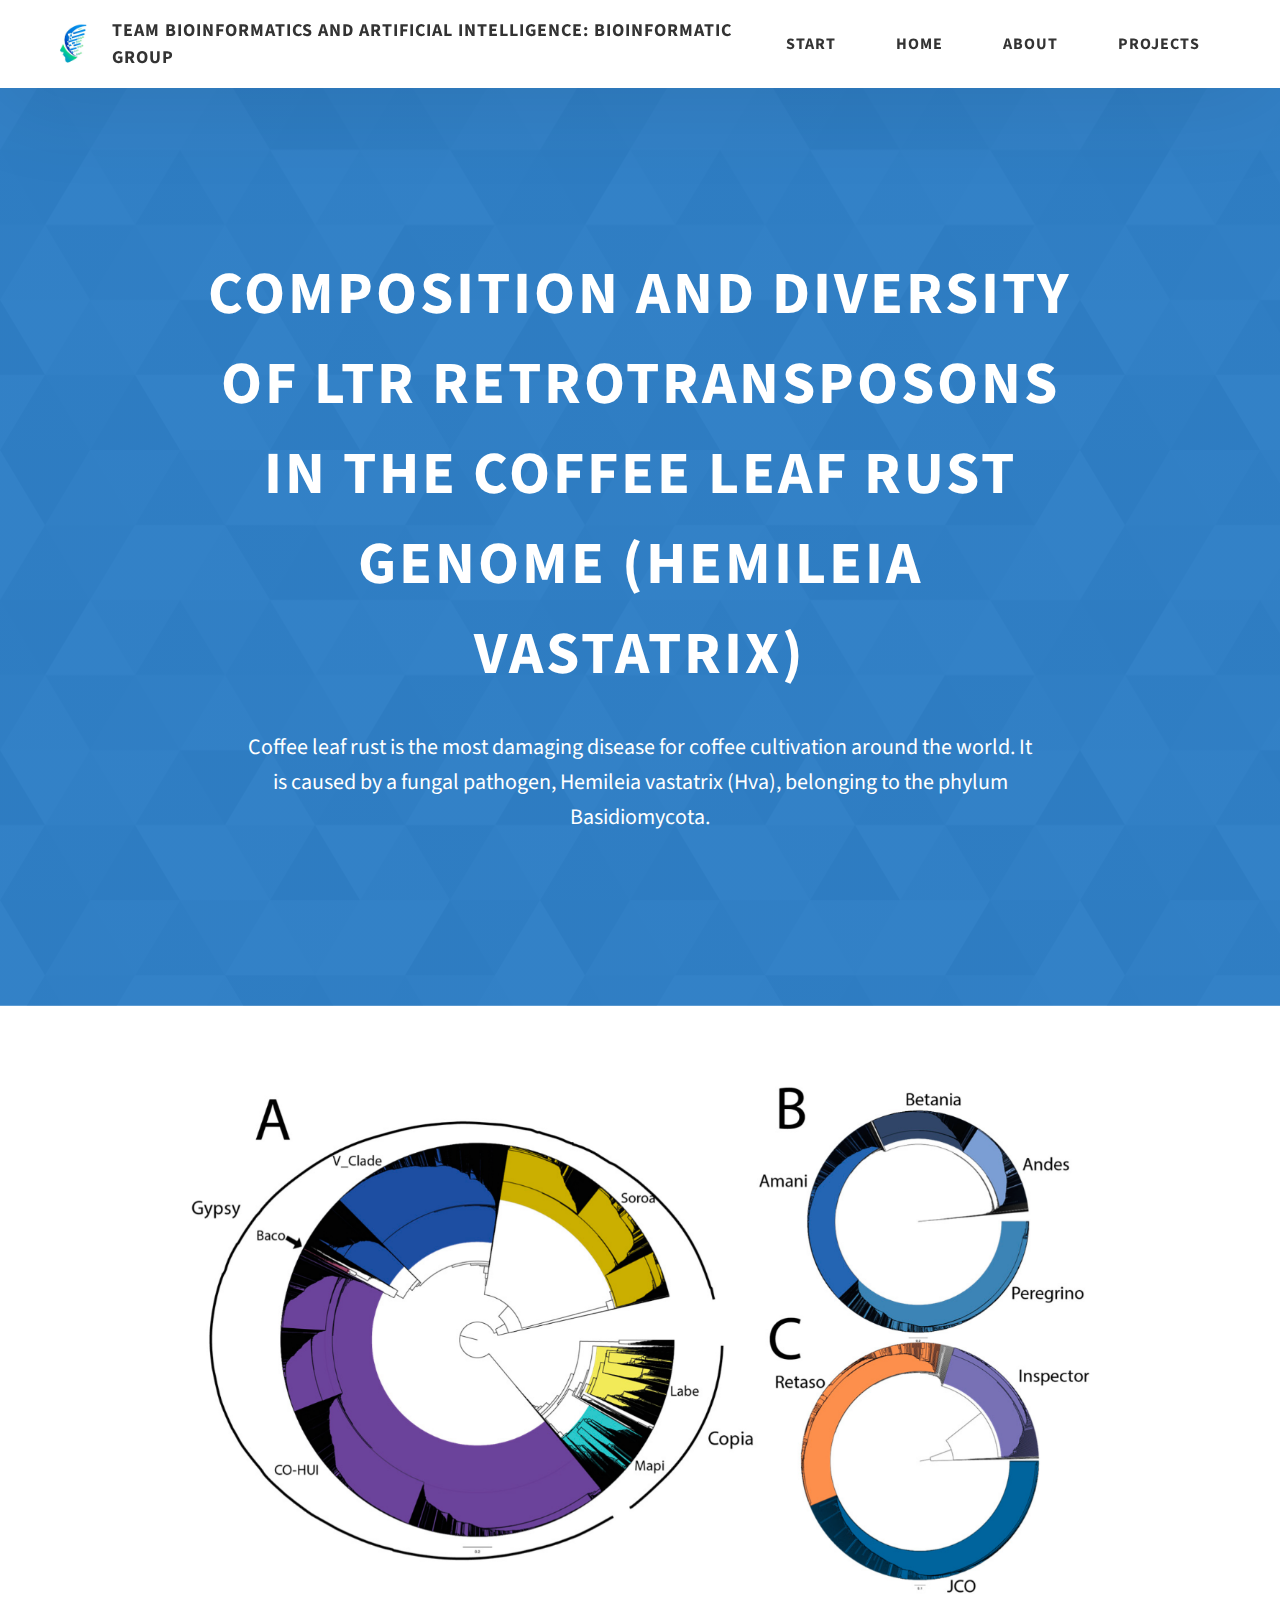
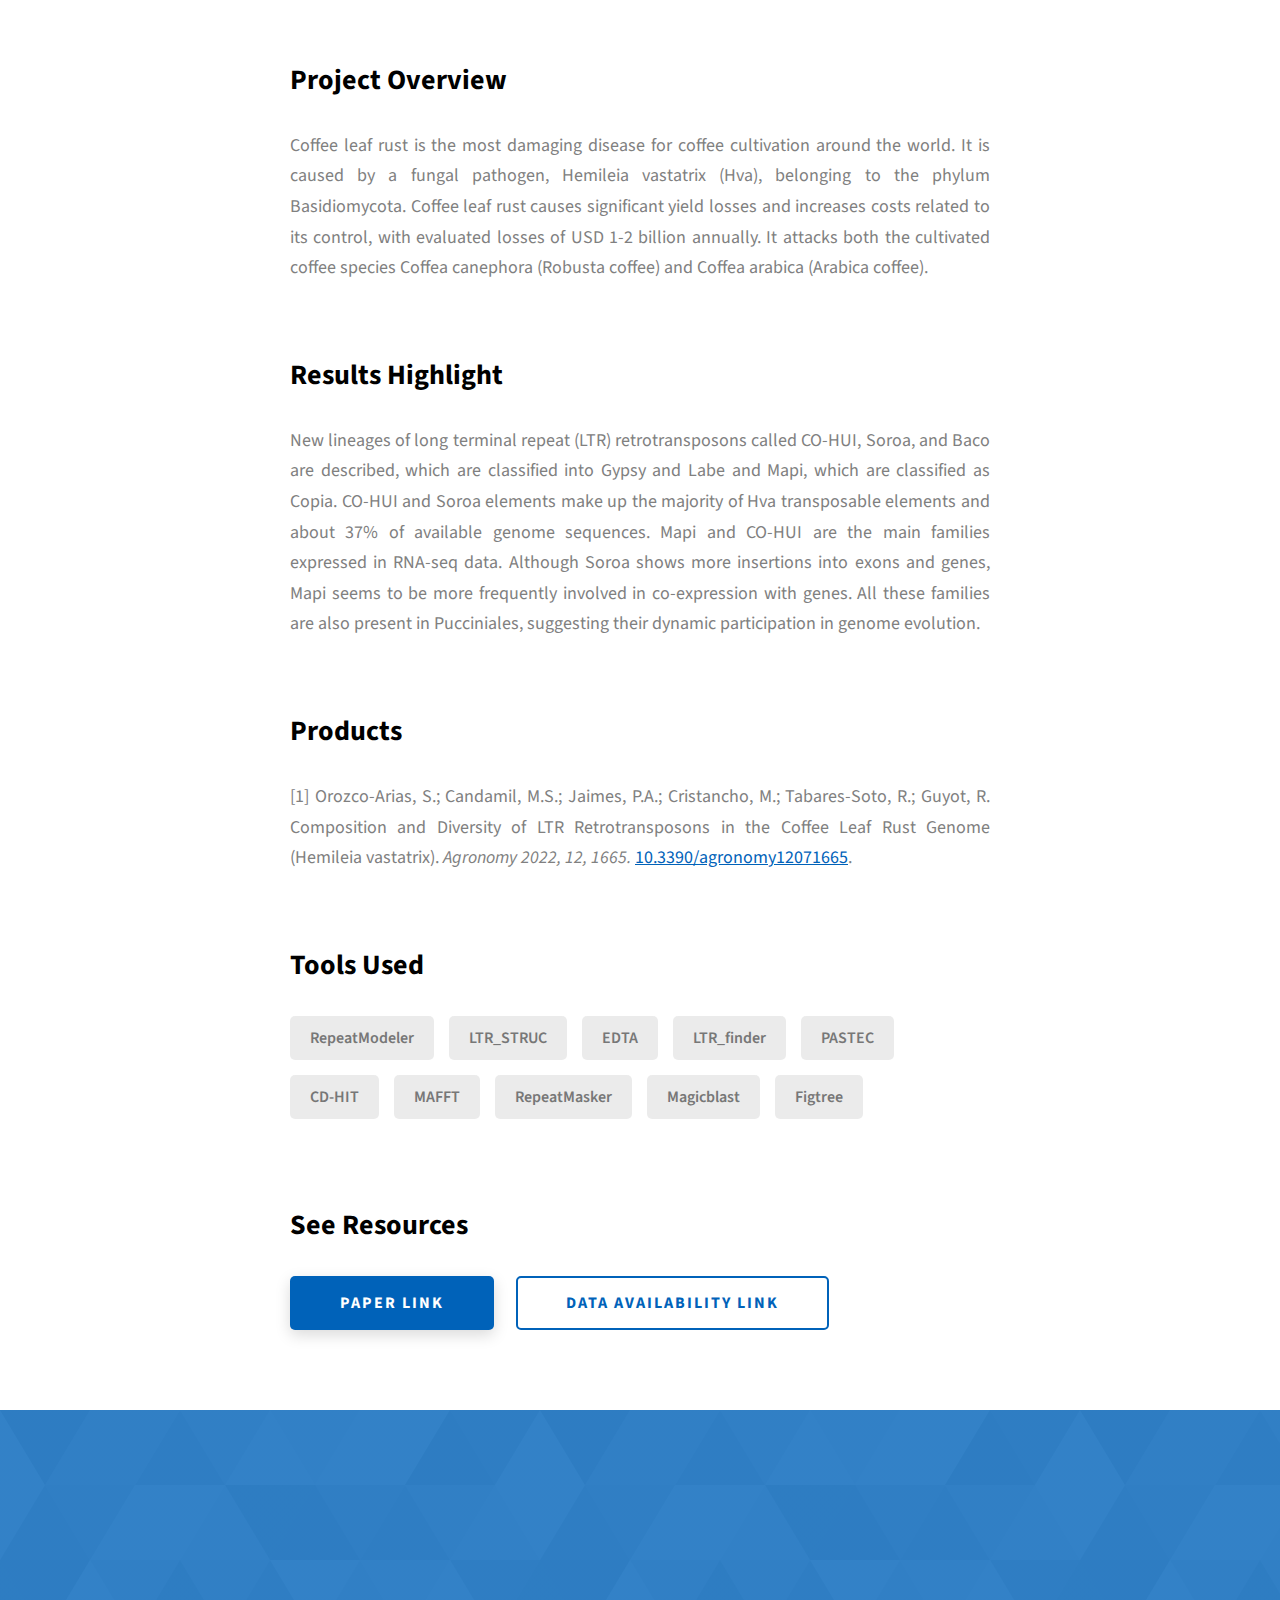
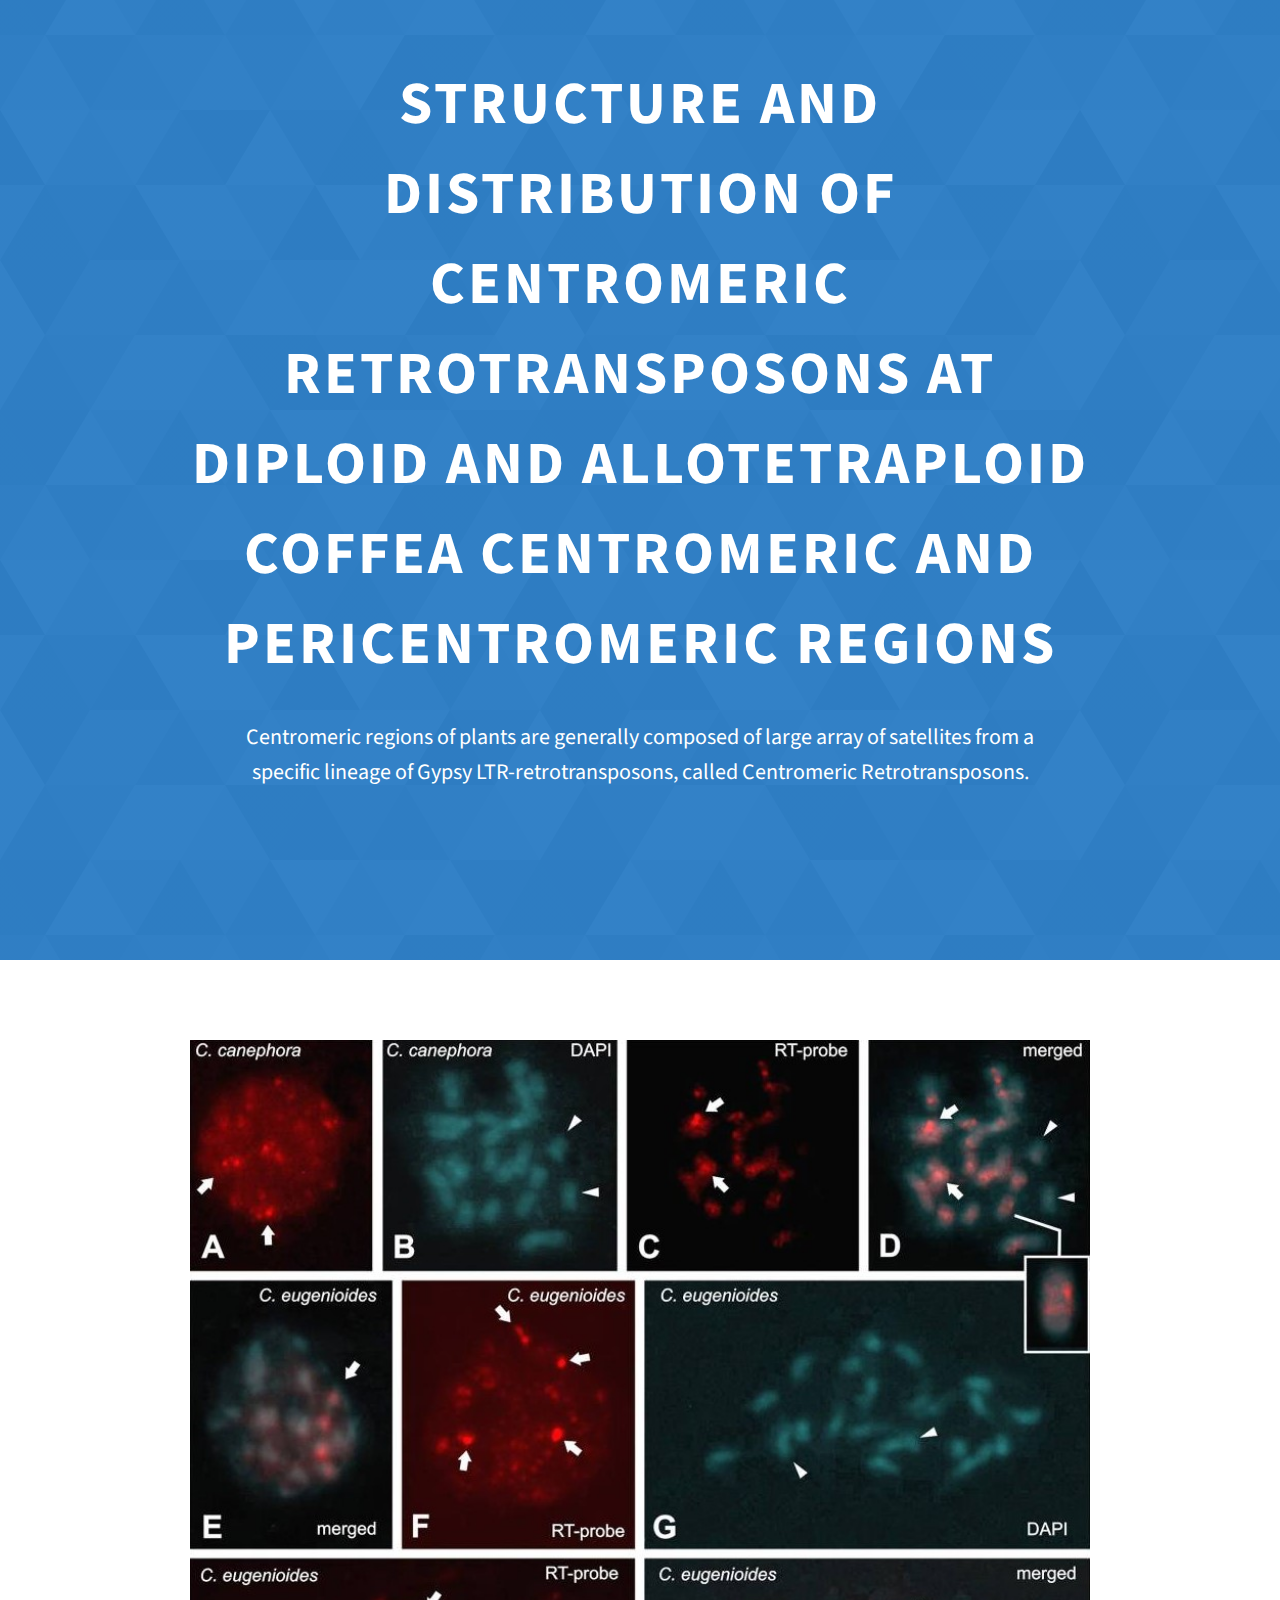
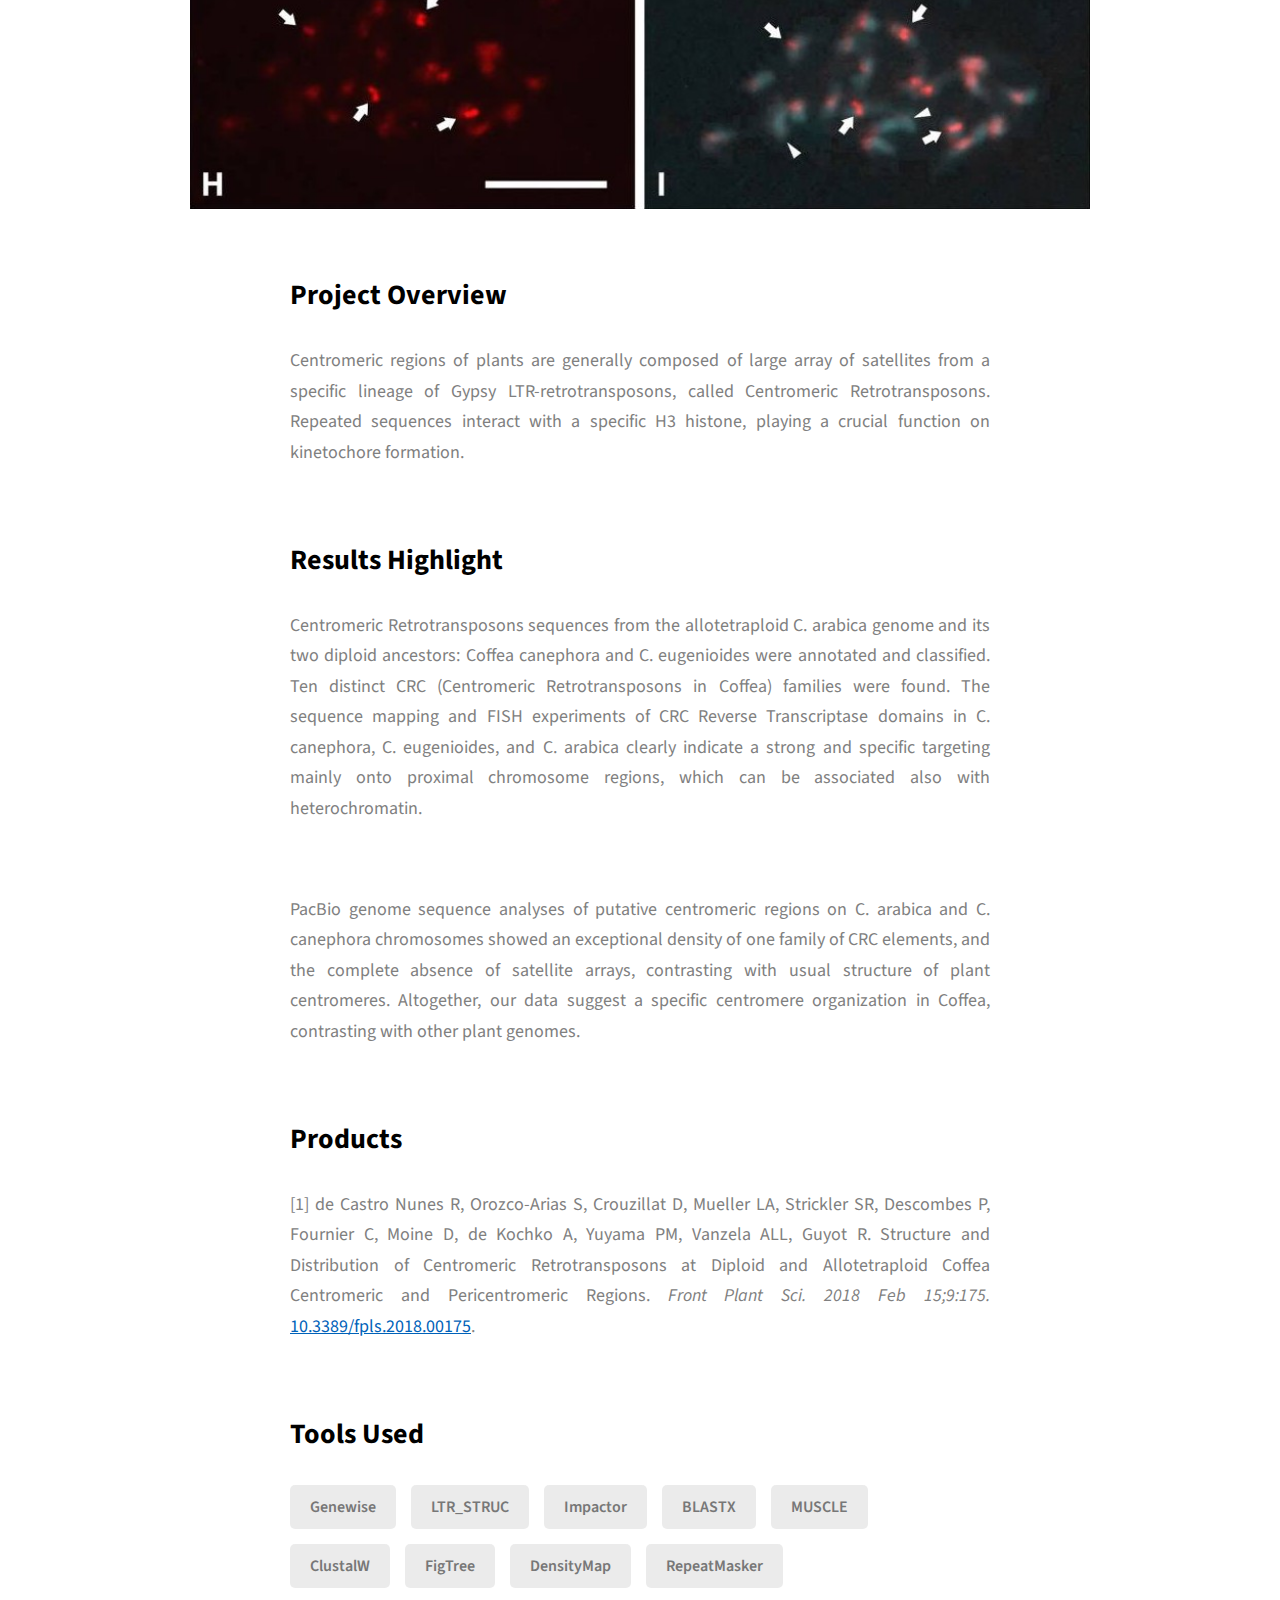
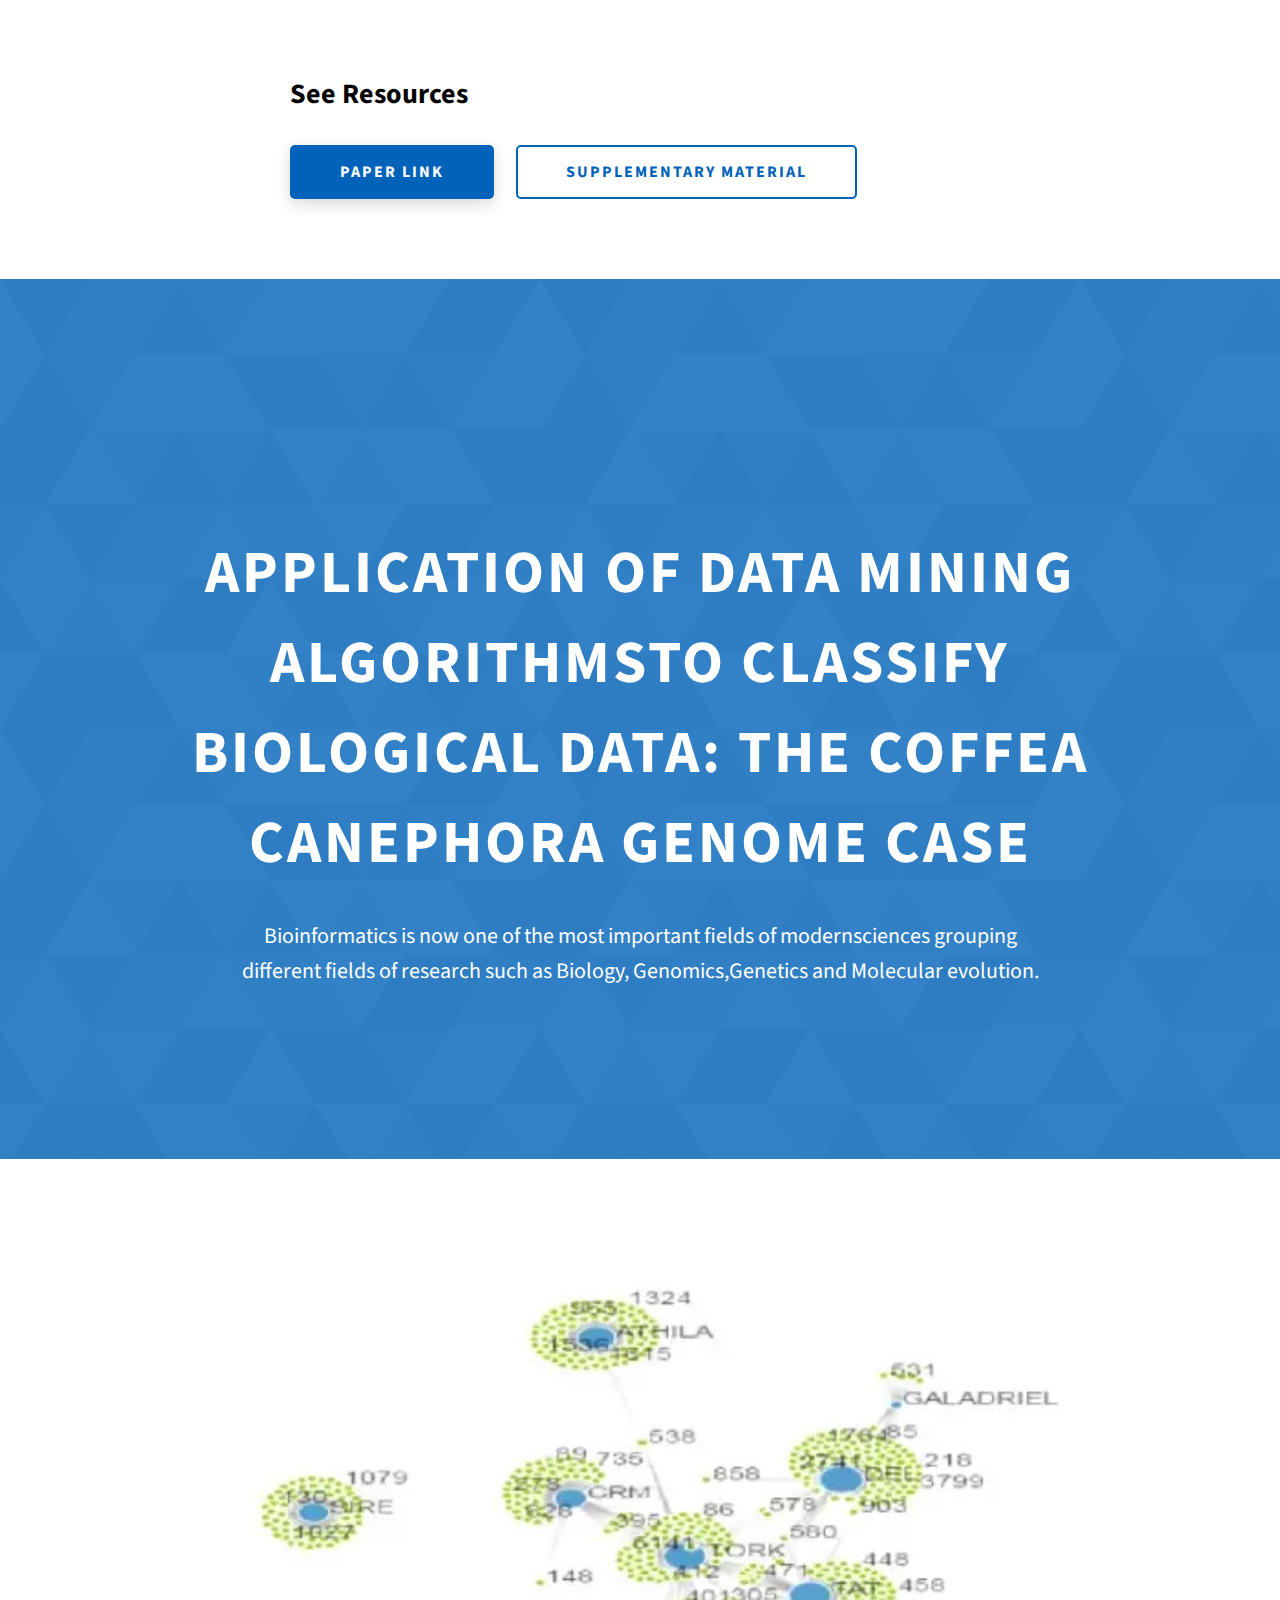
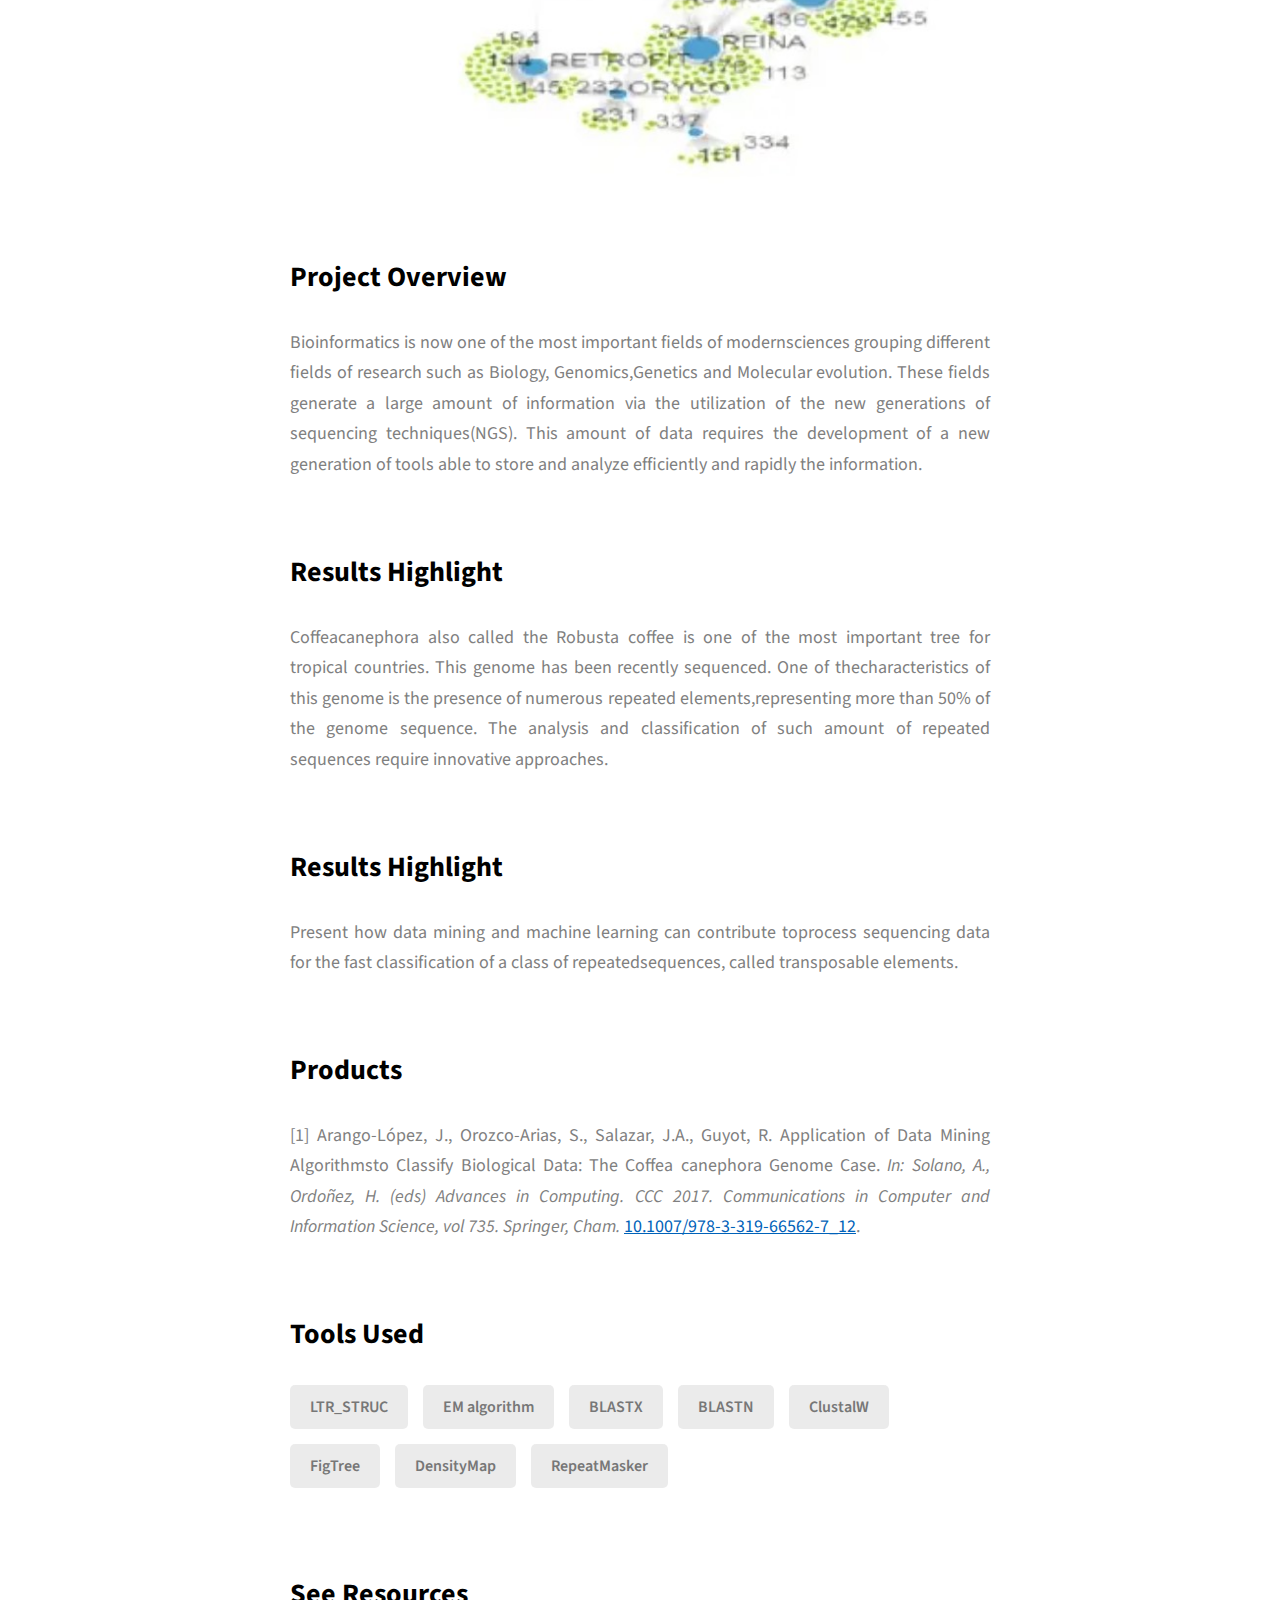
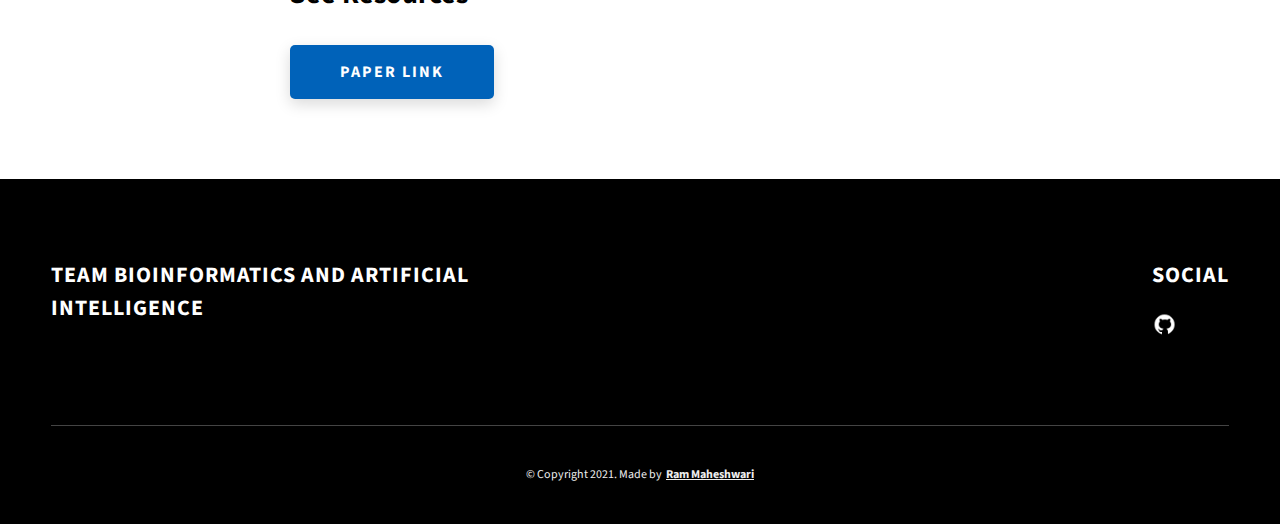
<file: project-dynamic.html>
<!DOCTYPE html>
<html lang="en">
  <head>
    <meta charset="UTF-8" />
    <meta name="viewport" content="width=device-width, initial-scale=1.0" />
    <meta http-equiv="X-UA-Compatible" content="ie=edge" />
    <title>TE dynamics</title>
    <meta name="description" content="Transposable elements dynamics project page" />

    <link rel="stylesheet" href="css/style.css" />

    <link rel="preconnect" href="https://fonts.googleapis.com" />
    <link rel="preconnect" href="https://fonts.gstatic.com" crossorigin />
    <link
      href="https://fonts.googleapis.com/css2?family=Source+Sans+Pro:wght@400;600;700;900&display=swap"
      rel="stylesheet"
    />
  </head>
  <body>
    <header class="header">
      <div class="header__content">
        <div class="header__logo-container">
          <div class="header__logo-img-cont">
            <img
              src="./assets/png/semillero.png"
              alt="Ram Maheshwari Logo Image"
              class="header__logo-img"
            />
          </div>
          <span class="header__logo-sub">Team Bioinformatics and Artificial Intelligence: Bioinformatic group</span>
        </div>
        <div class="header__main">
          <ul class="header__links">

            <li class="header__link-wrapper">
              <a href="./ForAllPeopleBioinfo.html" class="header__link"> Start </a>
            </li>
            <li class="header__link-wrapper">
              <a href="./index.html" class="header__link"> Home </a>
            </li>
            <li class="header__link-wrapper">
              <a href="./index.html#about" class="header__link">About </a>
            </li>
            <li class="header__link-wrapper">
              <a href="./index.html#projects" class="header__link">
                Projects
              </a>
            </li>
            
            
            
          </ul>
          <div class="header__main-ham-menu-cont">
            <img
              src="./assets/svg/ham-menu.svg"
              alt="hamburger menu"
              class="header__main-ham-menu"
            />
            <img
              src="./assets/svg/ham-menu-close.svg"
              alt="hamburger menu close"
              class="header__main-ham-menu-close d-none"
            />
          </div>
        </div>
      </div>
      <div class="header__sm-menu">
        <div class="header__sm-menu-content">
          <ul class="header__sm-menu-links">
            <li class="header__sm-menu-link">
              <a href="./index.html"> Home </a>
            </li>

            <li class="header__sm-menu-link">
              <a href="./ForAllPeopleBioinfo.html"> Start </a>
            </li>

            <li class="header__sm-menu-link">
              <a href="./index.html#about"> About </a>
            </li>

            <li class="header__sm-menu-link">
              <a href="./index.html#projects"> Projects </a>
            </li>

            <li class="header__sm-menu-link">
              <a href="./index.html#contact"> Contact </a>
            </li>

          </ul>
        </div>
      </div>
    </header>



    
    
    <section class="project-cs-hero">
      <div class="project-cs-hero__content">
        <h1 class="heading-primary">Composition and Diversity of LTR Retrotransposons in the Coffee Leaf Rust Genome (Hemileia vastatrix)</h1>
        <div class="project-cs-hero__info">
          <p class="text-primary">
            Coffee leaf rust is the most damaging disease for coffee cultivation around the world. It is caused by a fungal pathogen, Hemileia vastatrix (Hva), 
            belonging to the phylum Basidiomycota. 
          </p>
        </div>
      </div>
    </section>
    <section class="project-details">
      <div class="main-container">
        <div class="project-details__content">
          <div class="project-details__showcase-img-cont">
            <img
              src="./assets/projects/dynamics_2.png"
              alt="Project Image"
              class="project-details__showcase-img"
            />
          </div>
          <div class="project-details__content-main">
            <div class="project-details__desc">
              <h3 class="project-details__content-title">Project Overview</h3>
              <p class="project-details__desc-para">
                Coffee leaf rust is the most damaging disease for coffee cultivation around the world. 
                It is caused by a fungal pathogen, Hemileia vastatrix (Hva), belonging to the phylum 
                Basidiomycota. Coffee leaf rust causes significant yield losses and increases costs 
                related to its control, with evaluated losses of USD 1-2 billion annually. It attacks 
                both the cultivated coffee species Coffea canephora (Robusta coffee) and Coffea arabica 
                (Arabica coffee).
              </p>
            </div>
            <div class="project-details__desc">
              <h3 class="project-details__content-title">Results Highlight</h3>
              <p class="project-details__desc-para">
                New lineages of long terminal repeat (LTR) retrotransposons called CO-HUI, Soroa, 
                and Baco are described, which are classified into Gypsy and Labe and Mapi, which are 
                classified as Copia. CO-HUI and Soroa elements make up the majority of Hva transposable 
                elements and about 37% of available genome sequences. Mapi and CO-HUI are the main families
                 expressed in RNA-seq data. Although Soroa shows more insertions into exons and genes, Mapi 
                 seems to be more frequently involved in co-expression with genes. All these families are also 
                 present in Pucciniales, suggesting their dynamic participation in genome evolution.
              </p>         
            </div>
            <div class="project-details__desc">
              <h3 class="project-details__content-title">Products</h3>
              <p class="project-details__desc-para">
                [1] Orozco-Arias, S.; Candamil, M.S.; Jaimes, P.A.; Cristancho, M.; Tabares-Soto, R.; Guyot, R. Composition and 
                Diversity of LTR Retrotransposons in the Coffee Leaf Rust Genome (Hemileia vastatrix). 
                <i>Agronomy 2022, 12, 1665.</i> 
                <a style="color: #0062b9;  text-decoration-line: underline;" href="https://doi.org/10.3390/agronomy12071665"
                target="_blank" rel="noreferrer">10.3390/agronomy12071665</a>.
              </p>
            </div>
            <div class="project-details__tools-used">
              <h3 class="project-details__content-title">Tools Used</h3>
              <div class="skills">
                <div class="skills__skill">RepeatModeler</div>
                <div class="skills__skill">LTR_STRUC</div>
                <div class="skills__skill">EDTA</div>
                <div class="skills__skill">LTR_finder</div>
                <div class="skills__skill">PASTEC</div>
                <div class="skills__skill">CD-HIT</div>
                <div class="skills__skill">MAFFT</div>
                <div class="skills__skill">RepeatMasker</div>
                <div class="skills__skill">Magicblast</div>
                <div class="skills__skill">Figtree</div>
              </div>
            </div>
            <div class="project-details__links">
              <h3 class="project-details__content-title">See Resources</h3>
              <a
                href="https://www.mdpi.com/2073-4395/12/7/1665"
                class="btn btn--med btn--theme project-details__links-btn"
                target="_blank"
                >Paper Link</a
              >
              <a
                href="https://zenodo.org/record/5655349#.YjDOaHqZNPY"
                class="btn btn--med btn--theme-inv project-details__links-btn"
                target="_blank"
                >Data availability Link</a
              >
            </div>
          </div>
        </div>
      </div>
    </section>


    <section class="project-cs-hero">
      <div class="project-cs-hero__content">
        <h1 class="heading-primary">Structure and Distribution of Centromeric Retrotransposons at Diploid and Allotetraploid Coffea Centromeric and Pericentromeric Regions</h1>
        <div class="project-cs-hero__info">
          <p class="text-primary">
            Centromeric regions of plants are generally composed of 
            large array of satellites from a specific lineage of Gypsy LTR-retrotransposons, 
            called Centromeric Retrotransposons. 
          </p>
        </div>
      </div>
    </section>
    <section class="project-details">
      <div class="main-container">
        <div class="project-details__content">
          <div class="project-details__showcase-img-cont">
            <img
              src="./assets/projects/centromeric.jpeg"
              alt="Project Image"
              class="project-details__showcase-img"
            />
          </div>
          <div class="project-details__content-main">
            <div class="project-details__desc">
              <h3 class="project-details__content-title">Project Overview</h3>
              <p class="project-details__desc-para">
                Centromeric regions of plants are generally composed of large array of satellites 
                from a specific lineage of Gypsy LTR-retrotransposons, called Centromeric Retrotransposons. 
                Repeated sequences interact with a specific H3 histone, playing a crucial function on kinetochore formation.
              </p>
            </div>
            <div class="project-details__desc">
              <h3 class="project-details__content-title">Results Highlight</h3>
              <p class="project-details__desc-para">
                Centromeric Retrotransposons sequences from the allotetraploid C. arabica genome 
                and its two diploid ancestors: Coffea canephora and C. eugenioides were annotated and classified. 
                Ten distinct CRC (Centromeric Retrotransposons in Coffea) families were found. 
                The sequence mapping and FISH experiments of CRC Reverse Transcriptase domains in 
                C. canephora, C. eugenioides, and C. arabica clearly indicate a strong and specific 
                targeting mainly onto proximal chromosome regions, which can be associated also with heterochromatin.
              </p>         
            </div>
            <div class="project-details__desc">
              <p class="project-details__desc-para">
                PacBio genome sequence analyses of putative centromeric regions on C. arabica and C. 
                canephora chromosomes showed an exceptional density of one family of CRC elements, and 
                the complete absence of satellite arrays, contrasting with usual structure of plant centromeres. 
                Altogether, our data suggest a specific centromere organization in Coffea, contrasting with other plant genomes.
              </p>
            </div>
            <div class="project-details__desc">
              <h3 class="project-details__content-title">Products</h3>
              <p class="project-details__desc-para">

                [1] de Castro Nunes R, Orozco-Arias S, Crouzillat D, Mueller LA, Strickler SR, Descombes P, Fournier C, Moine D, de Kochko A, Yuyama PM, Vanzela ALL, Guyot R. 
                Structure and Distribution of Centromeric Retrotransposons at Diploid and Allotetraploid Coffea Centromeric and Pericentromeric Regions.
                <i>Front Plant Sci. 2018 Feb 15;9:175.</i> 
                <a style="color: #0062b9;  text-decoration-line: underline;" href="https://doi.org/10.3389/fpls.2018.00175"
                target="_blank" rel="noreferrer">10.3389/fpls.2018.00175</a>.
              </p>
            </div>
            <div class="project-details__tools-used">
              <h3 class="project-details__content-title">Tools Used</h3>
              <div class="skills">
                <div class="skills__skill">Genewise</div>
                <div class="skills__skill">LTR_STRUC</div>
                <div class="skills__skill">Impactor</div>
                <div class="skills__skill">BLASTX</div>
                <div class="skills__skill">MUSCLE</div>
                <div class="skills__skill">ClustalW</div>
                <div class="skills__skill">FigTree</div>
                <div class="skills__skill">DensityMap</div>
                <div class="skills__skill">RepeatMasker</div> 
              </div>
            </div>
            <div class="project-details__links">
              <h3 class="project-details__content-title">See Resources</h3>
              <a
                href="https://www.ncbi.nlm.nih.gov/pmc/articles/PMC5818461/"
                class="btn btn--med btn--theme project-details__links-btn"
                target="_blank"
                >Paper Link</a
              >
              <a
                href="https://www.ncbi.nlm.nih.gov/pmc/articles/PMC5818461/bin/DataSheet1.DOCX"
                class="btn btn--med btn--theme-inv project-details__links-btn"
                target="_blank"
                >Supplementary material</a
              >
            </div>
          </div>
        </div>
      </div>
    </section>

    <section class="project-cs-hero">
      <div class="project-cs-hero__content">
        <h1 class="heading-primary"> 
          Application of Data Mining Algorithmsto Classify Biological Data: The Coffea canephora Genome Case</h1>
        <div class="project-cs-hero__info">
          <p class="text-primary">
            Bioinformatics is now one of the most important ﬁelds 
            of modernsciences grouping different ﬁelds of research 
            such as Biology, Genomics,Genetics and Molecular evolution. 
          </p>
        </div>
      </div>
    </section>
    <section class="project-details">
      <div class="main-container">
        <div class="project-details__content">
          <div class="project-details__showcase-img-cont">
            <img
              src="./assets/projects/data_mminig.jpg"
              alt="Project Image"
              class="project-details__showcase-img"
            />
          </div>
          <div class="project-details__content-main">
            <div class="project-details__desc">
              <h3 class="project-details__content-title">Project Overview</h3>
              <p class="project-details__desc-para">
                Bioinformatics is now one of the most important ﬁelds of modernsciences grouping different 
                ﬁelds of research such as Biology, Genomics,Genetics and Molecular evolution. These
                ﬁelds generate a large amount of information via the utilization of the new generations 
                of sequencing techniques(NGS). This amount of data requires the development of a new generation of tools able to store and analyze 
                efﬁciently and rapidly the information.
              </p>
            </div>
            <div class="project-details__desc">
              <h3 class="project-details__content-title">Results Highlight</h3>
              <p class="project-details__desc-para">
                Coffeacanephora
                also called the Robusta coffee is one of the most important tree for tropical countries. 
                This genome has been recently sequenced. One of thecharacteristics of this genome is the presence 
                of numerous repeated elements,representing more than 50% of the genome sequence. The analysis and classiﬁcation 
                of such amount of repeated sequences require innovative approaches.
              </p>         
            </div>
            <div class="project-details__desc">
              <h3 class="project-details__content-title">Results Highlight</h3>
              <p class="project-details__desc-para">
                Present how data mining and machine learning can contribute toprocess sequencing data for the fast classiﬁcation 
                of a class of repeatedsequences, called transposable elements.
              </p>
            </div>
            <div class="project-details__desc">
              <h3 class="project-details__content-title">Products</h3>
              <p class="project-details__desc-para">

                [1] Arango-López, J., Orozco-Arias, S., Salazar, J.A., Guyot, R.
                Application of Data Mining Algorithmsto Classify Biological Data: The Coffea canephora Genome Case.
                <i> In: Solano, A., Ordoñez, H. (eds) Advances in Computing. CCC 2017. Communications in Computer and Information Science, vol 735. Springer, Cham.</i> 
                <a style="color: #0062b9;  text-decoration-line: underline;" href="https://doi.org/10.1007/978-3-319-66562-7_12"
                target="_blank" rel="noreferrer">10.1007/978-3-319-66562-7_12</a>.
              </p>
            </div>
            <div class="project-details__tools-used">
              <h3 class="project-details__content-title">Tools Used</h3>
              <div class="skills">
                <div class="skills__skill">LTR_STRUC</div>
                <div class="skills__skill">EM algorithm</div>
                <div class="skills__skill">BLASTX</div>
                <div class="skills__skill">BLASTN</div>
                <div class="skills__skill">ClustalW</div>
                <div class="skills__skill">FigTree</div>
                <div class="skills__skill">DensityMap</div>
                <div class="skills__skill">RepeatMasker</div> 
              </div>
            </div>
            <div class="project-details__links">
              <h3 class="project-details__content-title">See Resources</h3>
              <a
                href="https://link.springer.com/chapter/10.1007/978-3-319-66562-7_12#citeas"
                class="btn btn--med btn--theme project-details__links-btn"
                target="_blank"
                >Paper Link</a
              >
            </div>
          </div>
        </div>
      </div>
    </section>


    <footer class="main-footer">
      <div class="main-container">
        <div class="main-footer__upper">
          <div class="main-footer__row main-footer__row-1">
            <h2 class="heading heading-sm main-footer__heading-sm">
              <span>Social</span>
            </h2>
            <div class="main-footer__social-cont">
              <a target="_blank" rel="noreferrer" href="https://github.com/BioAITeam">
                <img
                  class="main-footer__icon"
                  src="./assets/png/github-ico.png"
                  alt="icon"
                />
              </a>
              
            </div>
          </div>
          <div class="main-footer__row main-footer__row-2">
            <h4 class="heading heading-sm text-lt">Team Bioinformatics and Artificial Intelligence</h4>
            <p class="main-footer__short-desc">
              <!-- Universidad Autónoma de Manizales </br> Contact at: <a href="mailto:rtabares@autonoma.edu.co">rtabares@autonoma.edu.co</a> -->
            </p>
          </div>
        </div>

        <!-- If you give me some credit or shoutout here by linking to my website, then it will be a big thing for me and will help me a lot :) -->
        <div class="main-footer__lower">
          &copy; Copyright 2021. Made by
          <a rel="noreferrer" target="_blank" href="https://rammaheshwari.com"
            >Ram Maheshwari</a
          >
        </div>
      </div>
    </footer>
    <script src="./index.js"></script>
  </body>
</html>
</file>
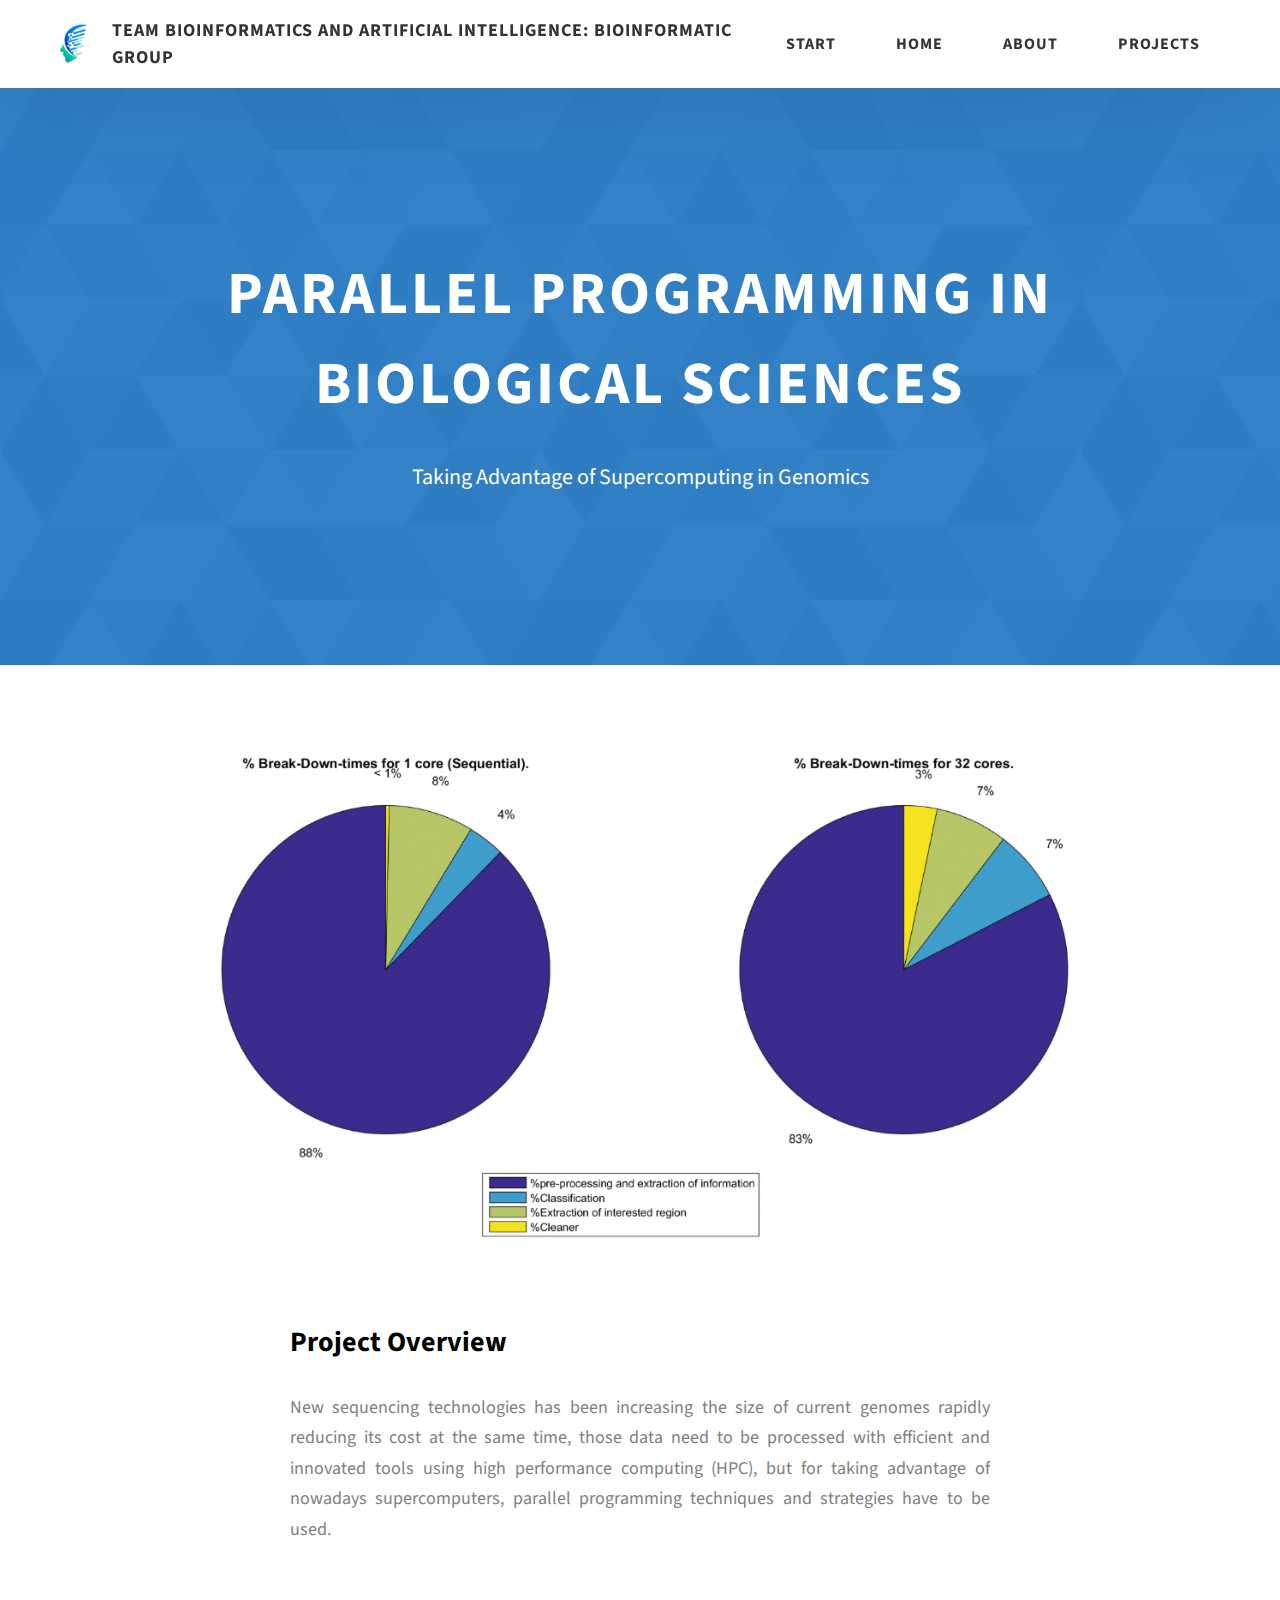
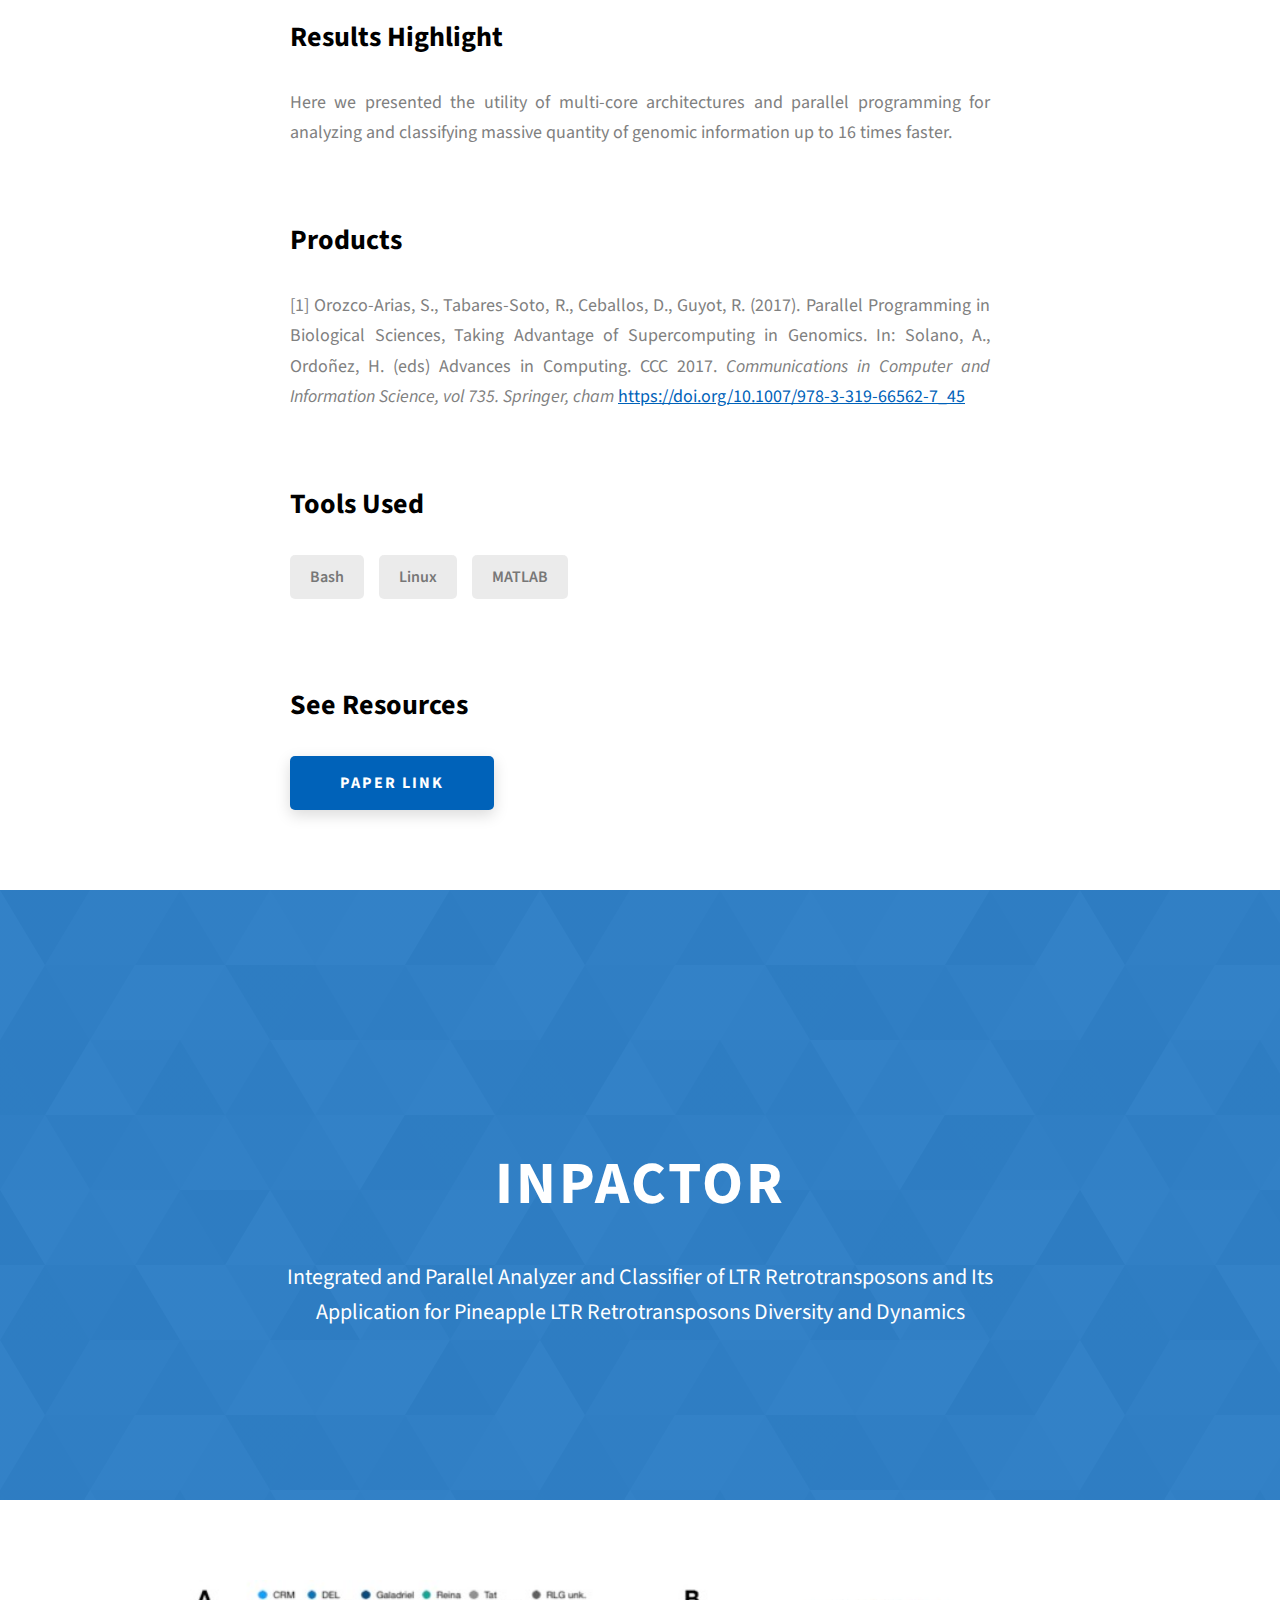
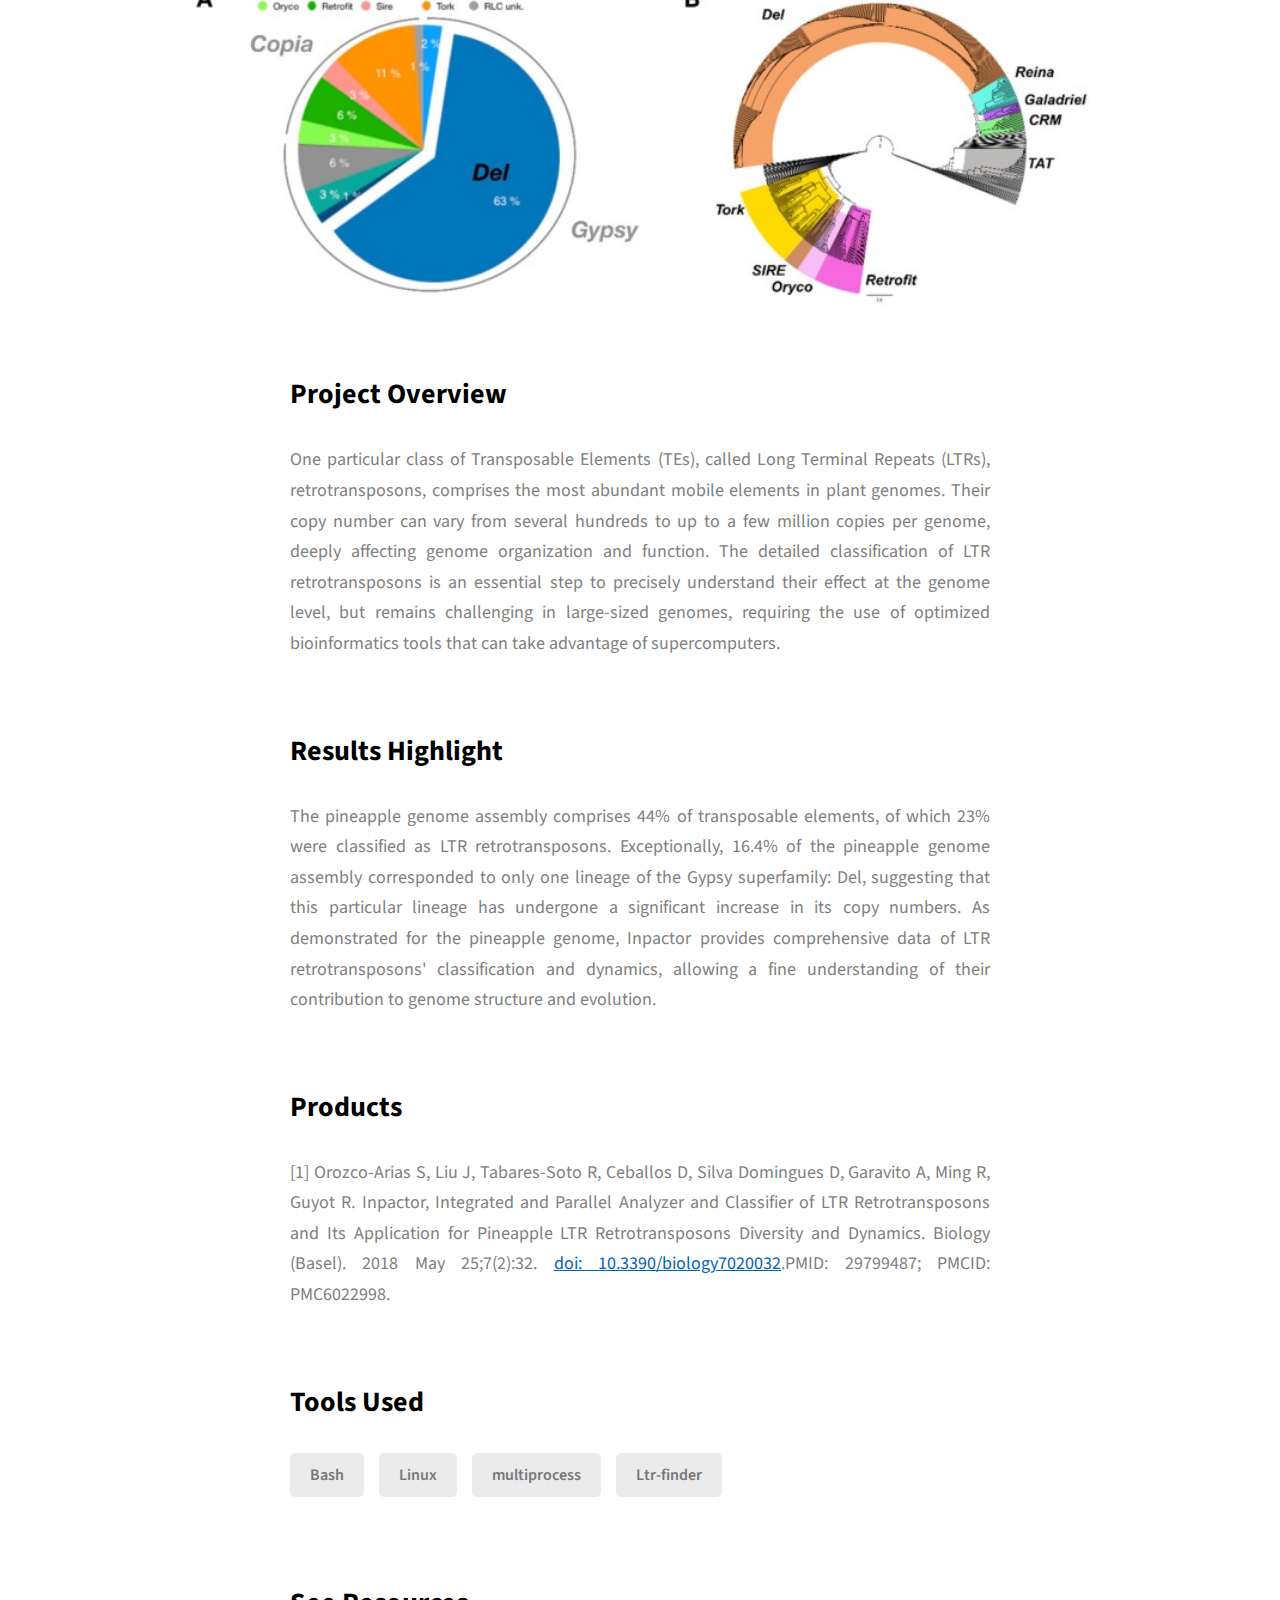
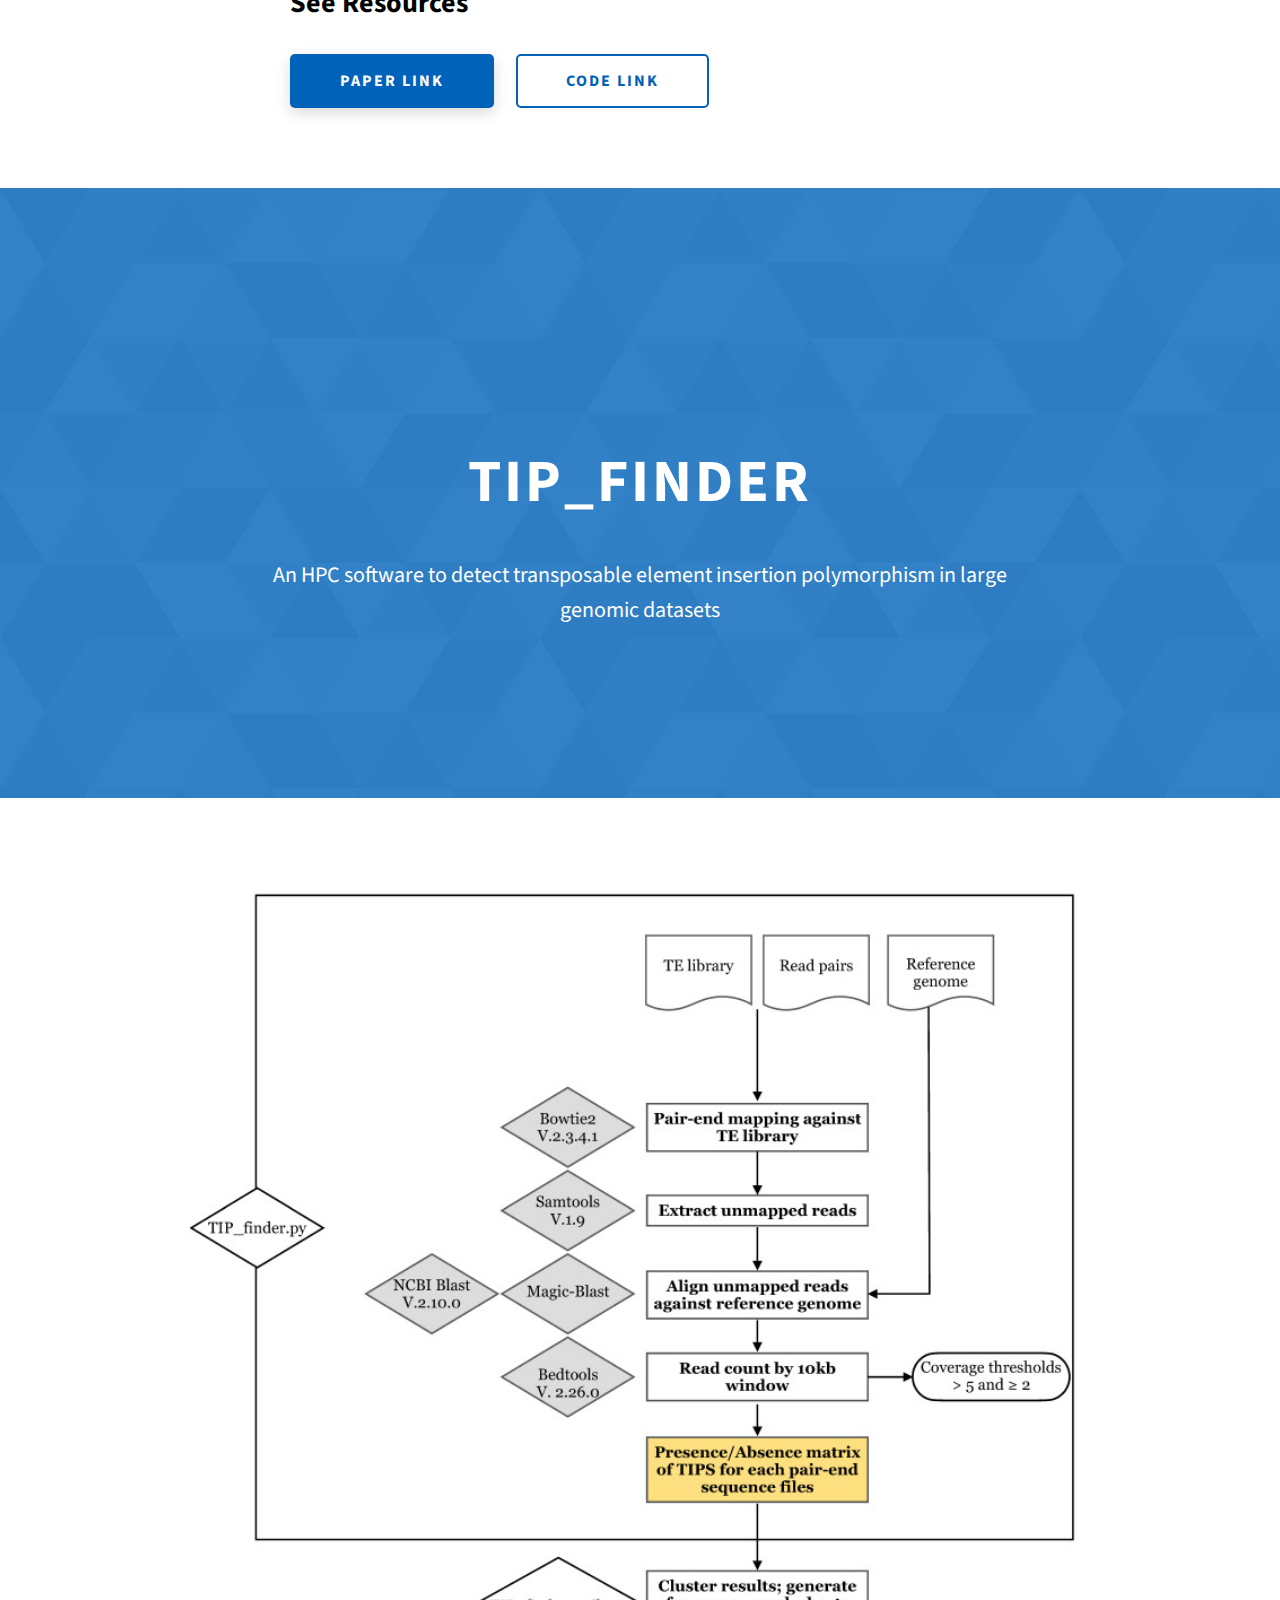
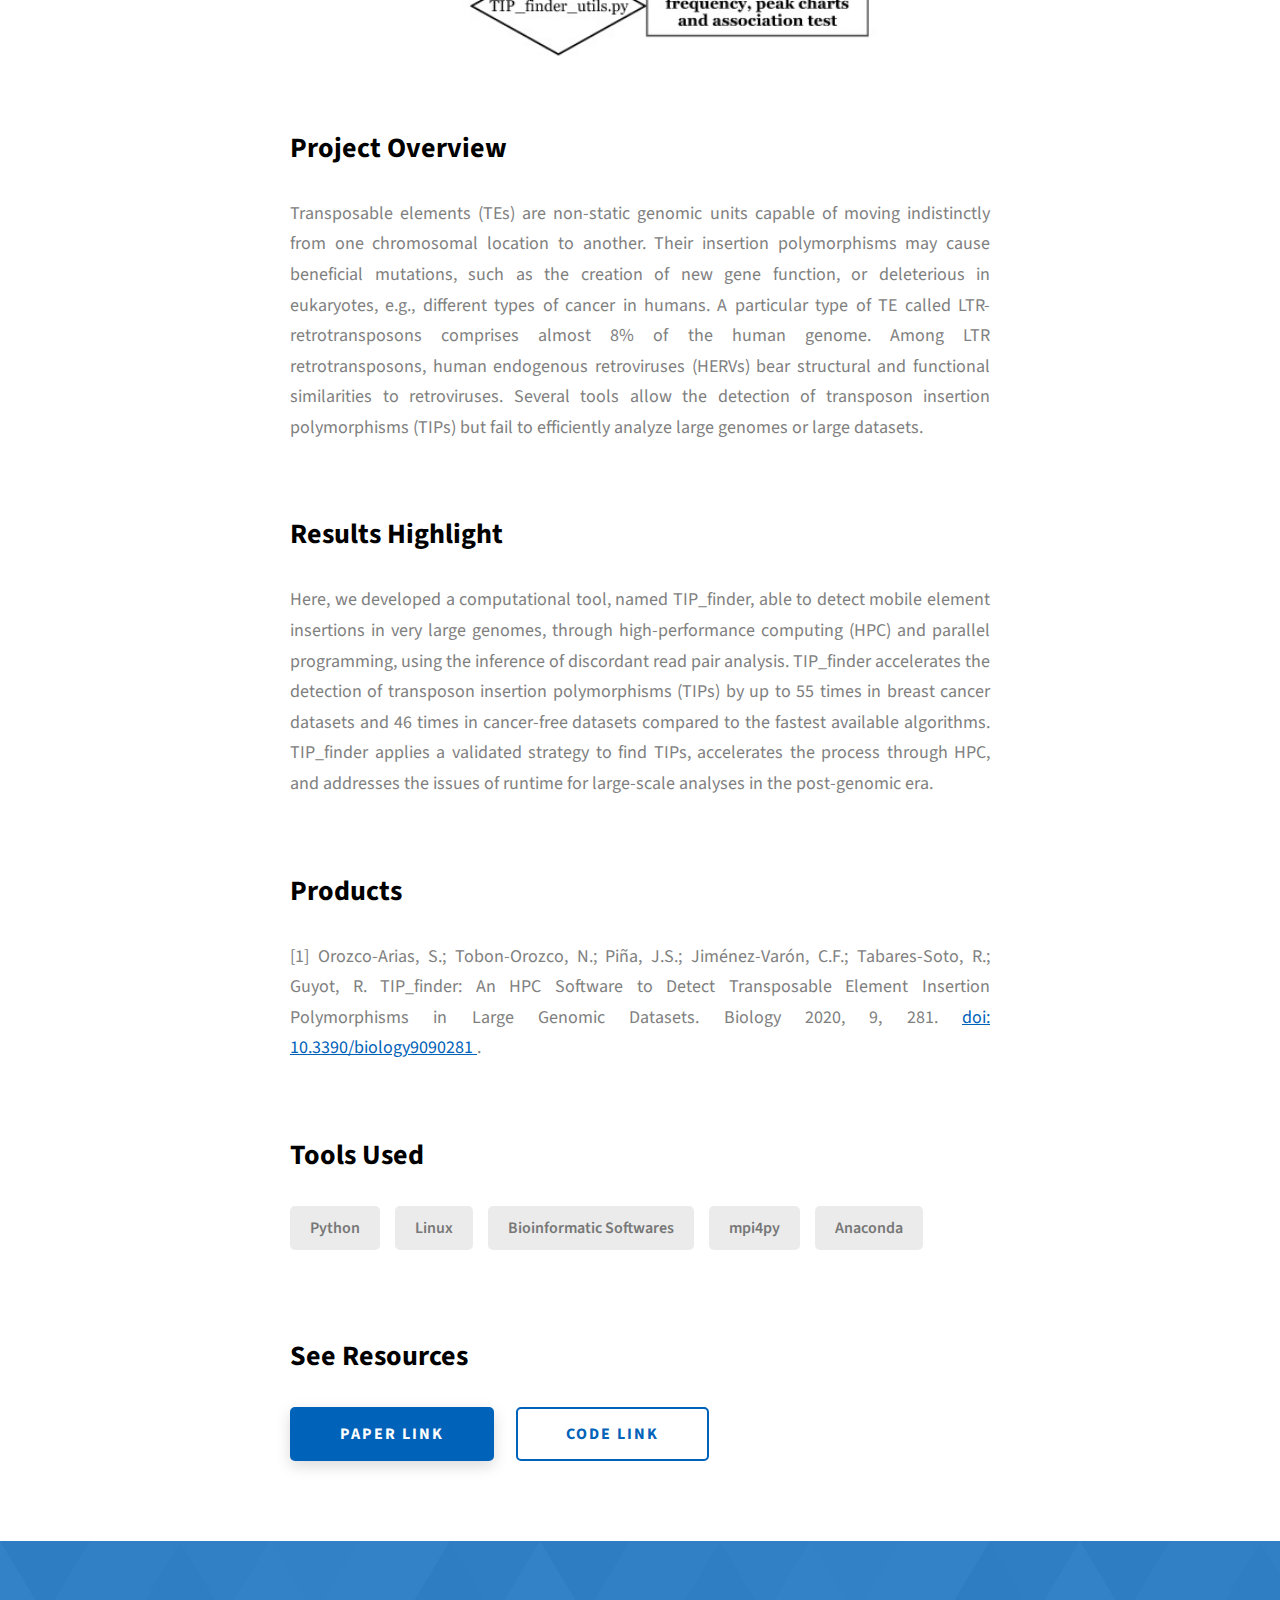
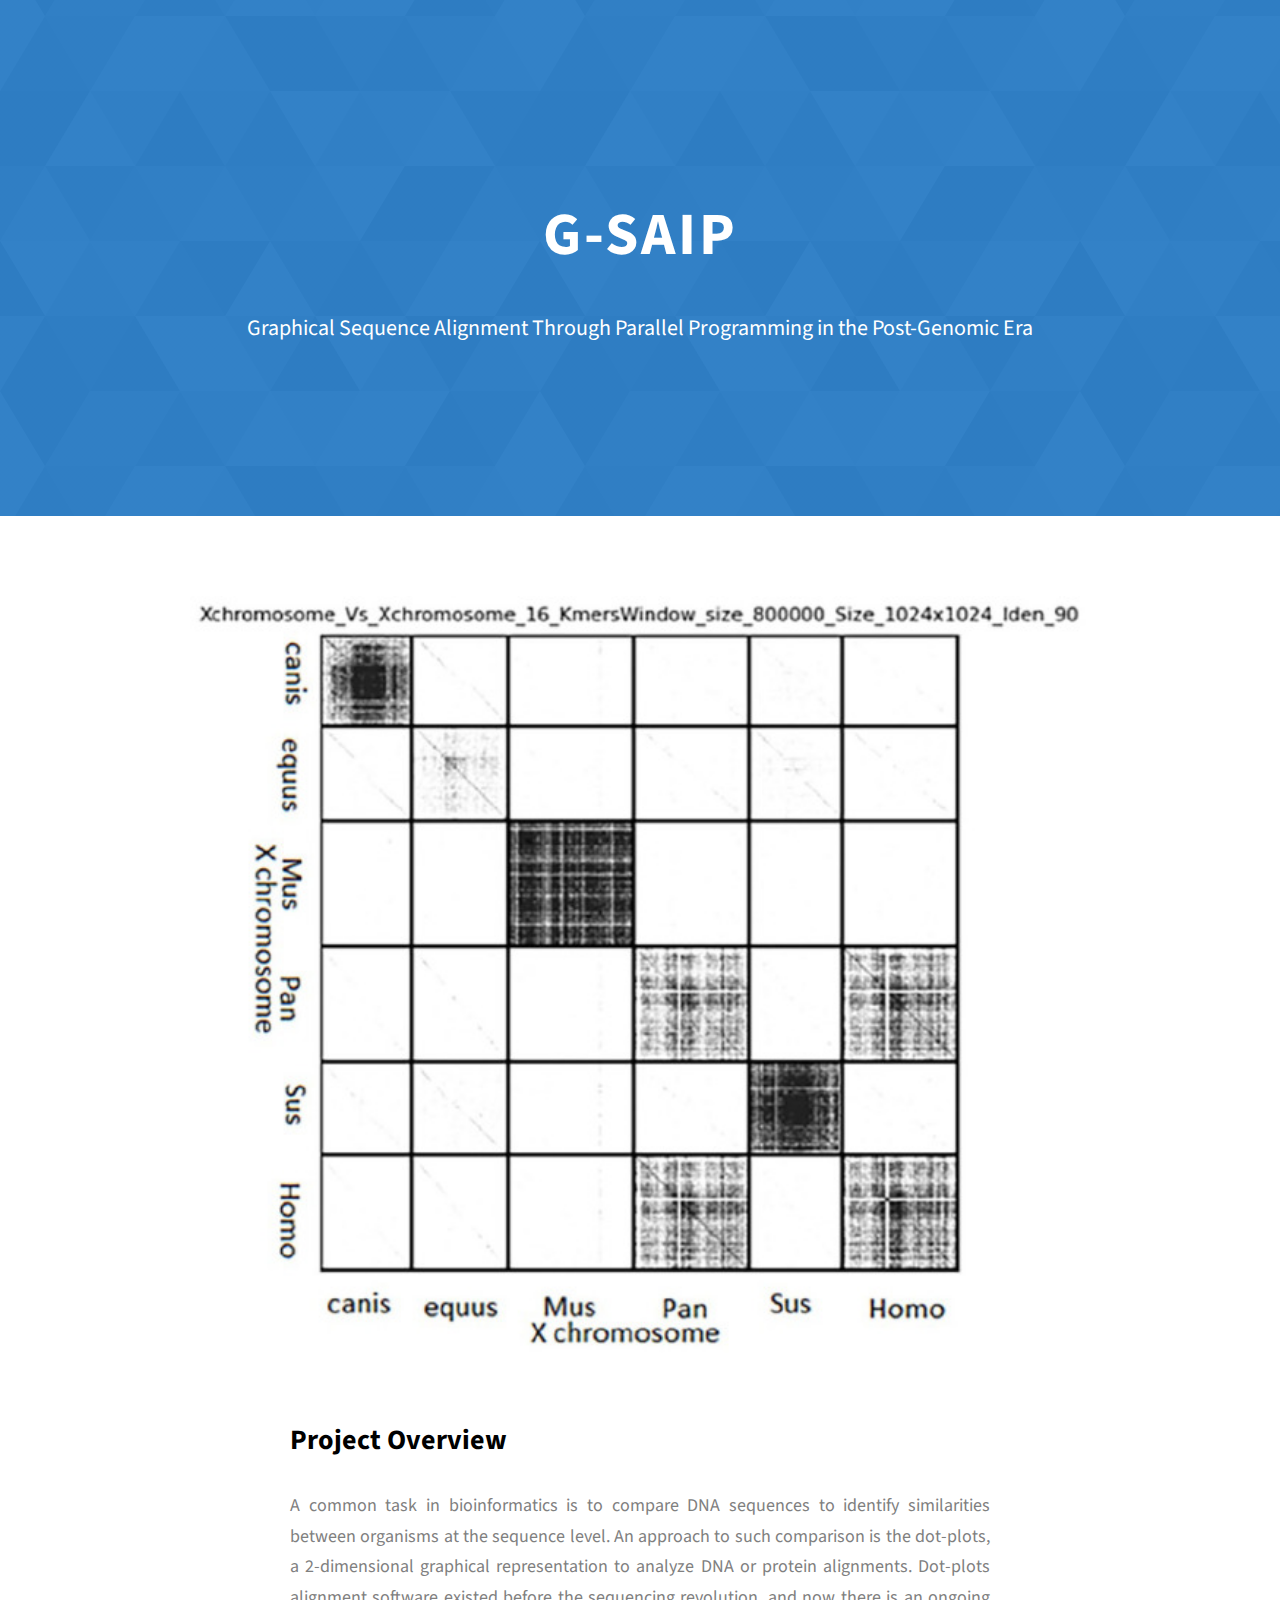
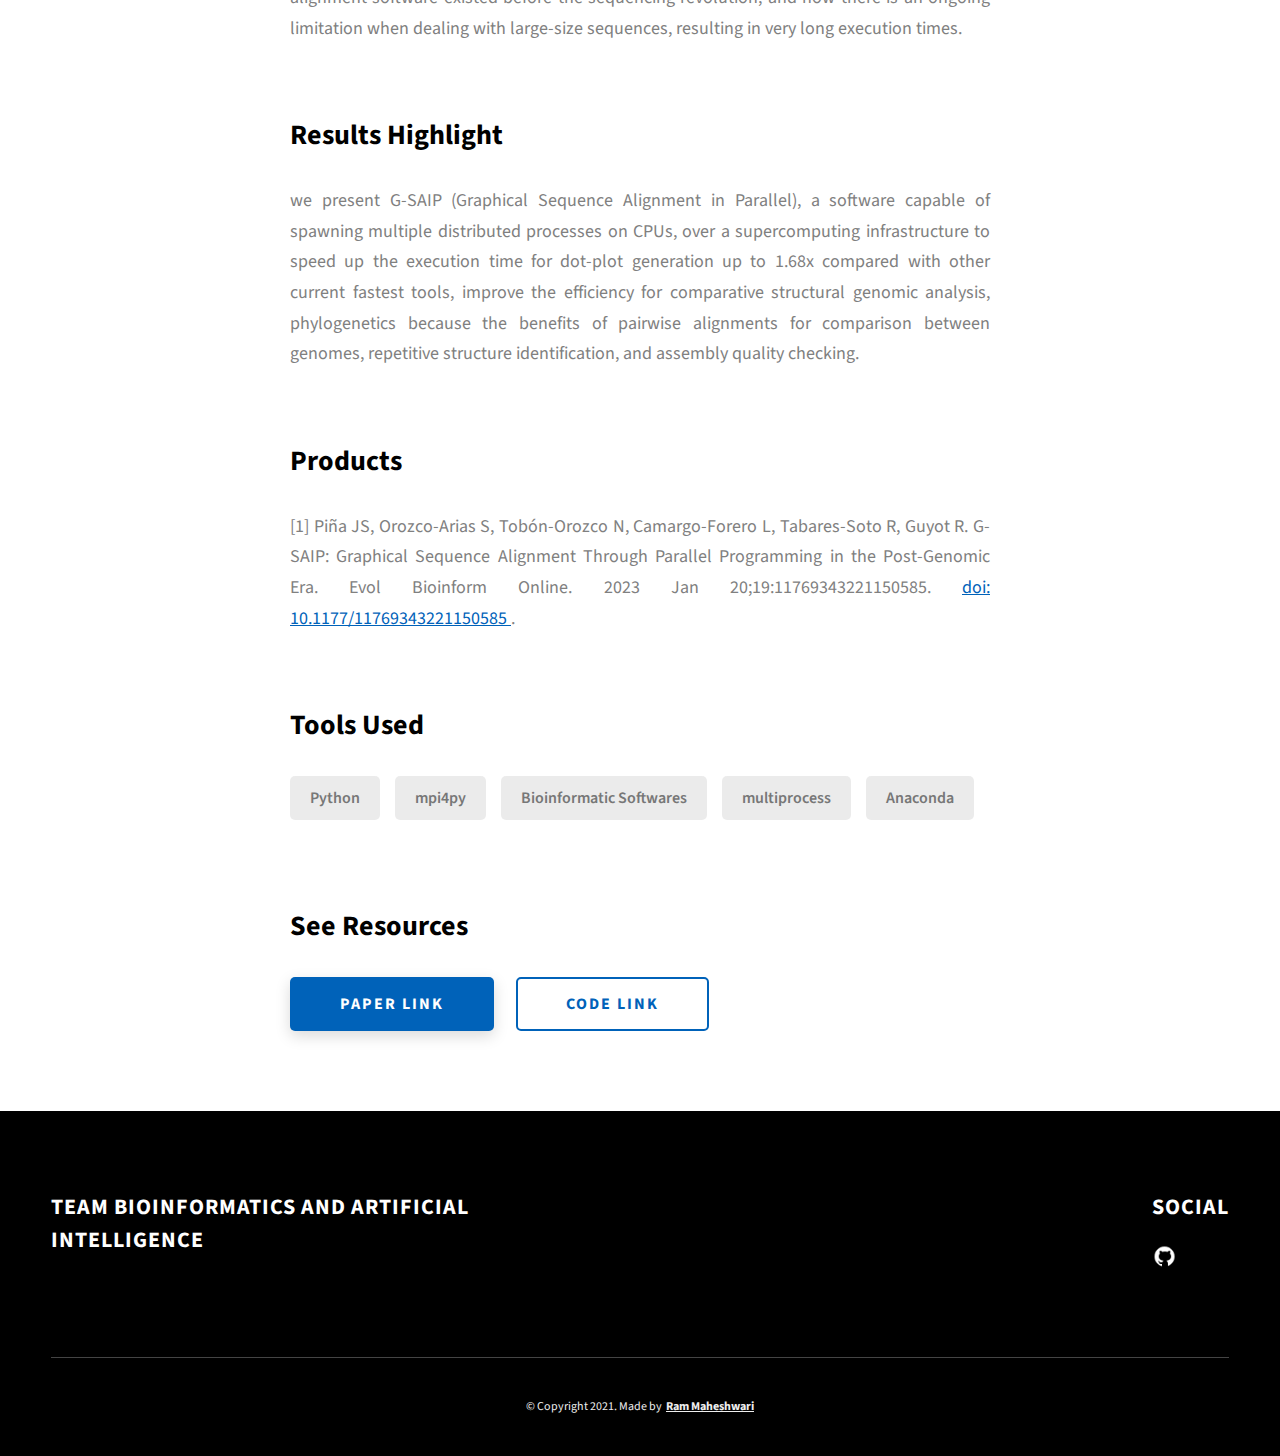
<file: project-hpc.html>
<!DOCTYPE html>
<html lang="en">
  <head>
    <meta charset="UTF-8" />
    <meta name="viewport" content="width=device-width, initial-scale=1.0" />
    <meta http-equiv="X-UA-Compatible" content="ie=edge" />
    <title>HPC tools</title>
    <meta name="description" content="High Performance Computing tools project page" />

    <link rel="stylesheet" href="css/style.css" />

    <link rel="preconnect" href="https://fonts.googleapis.com" />
    <link rel="preconnect" href="https://fonts.gstatic.com" crossorigin />
    <link
      href="https://fonts.googleapis.com/css2?family=Source+Sans+Pro:wght@400;600;700;900&display=swap"
      rel="stylesheet"
    />
  </head>
  <body>
    <header class="header">
      <div class="header__content">
        <div class="header__logo-container">
          <div class="header__logo-img-cont">
            <img
              src="./assets/png/semillero.png"
              alt="Ram Maheshwari Logo Image"
              class="header__logo-img"
            />
          </div>
          <span class="header__logo-sub">Team Bioinformatics and Artificial Intelligence: Bioinformatic group</span>
        </div>
        <div class="header__main">
          <ul class="header__links">

            <li class="header__link-wrapper">
              <a href="./ForAllPeopleBioinfo.html" class="header__link"> Start </a>
            </li>
            <li class="header__link-wrapper">
              <a href="./index.html" class="header__link"> Home </a>
            </li>
            <li class="header__link-wrapper">
              <a href="./index.html#about" class="header__link">About </a>
            </li>
            <li class="header__link-wrapper">
              <a href="./index.html#projects" class="header__link">
                Projects
              </a>
            </li>
            
            
            
          </ul>
          <div class="header__main-ham-menu-cont">
            <img
              src="./assets/svg/ham-menu.svg"
              alt="hamburger menu"
              class="header__main-ham-menu"
            />
            <img
              src="./assets/svg/ham-menu-close.svg"
              alt="hamburger menu close"
              class="header__main-ham-menu-close d-none"
            />
          </div>
        </div>
      </div>
      <div class="header__sm-menu">
        <div class="header__sm-menu-content">
          <ul class="header__sm-menu-links">
            <li class="header__sm-menu-link">
              <a href="./index.html"> Home </a>
            </li>

            <li class="header__sm-menu-link">
              <a href="./ForAllPeopleBioinfo.html"> Start </a>
            </li>

            <li class="header__sm-menu-link">
              <a href="./index.html#about"> About </a>
            </li>

            <li class="header__sm-menu-link">
              <a href="./index.html#projects"> Projects </a>
            </li>

            <li class="header__sm-menu-link">
              <a href="./index.html#contact"> Contact </a>
            </li>

          </ul>
        </div>
      </div>
    </header>

    <section class="project-cs-hero">
      <div class="project-cs-hero__content">
        <h1 class="heading-primary">
          Parallel Programming in Biological Sciences</h1>
        <div class="project-cs-hero__info">
          <p class="text-primary">
            Taking Advantage of Supercomputing in Genomics
          </p>
        </div>
      </div>
    </section>
    <section class="project-details">
      <div class="main-container">
        <div class="project-details__content">
          <div class="project-details__showcase-img-cont">
            <img
              src="./assets/projects/supercomp.png"
              alt="Project Image"
              class="project-details__showcase-img"
            />
          </div>
          <div class="project-details__content-main">
            <div class="project-details__desc">
              <h3 class="project-details__content-title">Project Overview</h3>
              <p class="project-details__desc-para">
                New sequencing technologies has been increasing the size of current genomes 
                rapidly reducing its cost at the same time, those data need to be processed with 
                efficient and innovated tools using high performance computing (HPC), but for 
                taking advantage of nowadays supercomputers, parallel programming techniques 
                and strategies have to be used.
              </p>
              
            </div>
            <div class="project-details__desc">
              <h3 class="project-details__content-title">Results Highlight</h3>
              <p class="project-details__desc-para">
                Here we presented the utility of multi-core architectures and parallel programming 
                for analyzing and classifying massive quantity of genomic information up to 16 times faster. 
              </p>         
            </div>
            <div class="project-details__desc">
              <h3 class="project-details__content-title">Products</h3>
              <p class="project-details__desc-para">
                [1] Orozco-Arias, S., Tabares-Soto, R., Ceballos, D., Guyot, R. (2017). Parallel Programming in Biological Sciences, 
                Taking Advantage of Supercomputing in Genomics. In: Solano, A., Ordoñez, H. (eds) Advances in Computing. 
                CCC 2017. <i>Communications in Computer and Information Science, vol 735. Springer, cham </i>
                <a style="color: #0062b9;  text-decoration-line: underline;" href="https://doi.org/10.1007/978-3-319-66562-7_45"
                target="_blank" rel="noreferrer">  https://doi.org/10.1007/978-3-319-66562-7_45 </a>
              </p>
            </div>
            <div class="project-details__tools-used">
              <h3 class="project-details__content-title">Tools Used</h3>
              <div class="skills">
                <div class="skills__skill">Bash</div>
                <div class="skills__skill">Linux</div>
                <div class="skills__skill">MATLAB</div>
              </div>
            </div>
            <div class="project-details__links">
              <h3 class="project-details__content-title">See Resources</h3>
              <a
                href="https://link.springer.com/chapter/10.1007/978-3-319-66562-7_45#"
                class="btn btn--med btn--theme project-details__links-btn"
                target="_blank"
                >Paper Link</a
              >
            </div>
          </div>
        </div>
      </div>
    </section>




    <section class="project-cs-hero">
      <div class="project-cs-hero__content">
        <h1 class="heading-primary">Inpactor</h1>
        <div class="project-cs-hero__info">
          <p class="text-primary">
            Integrated and Parallel Analyzer and Classifier of LTR Retrotransposons 
            and Its Application for Pineapple LTR Retrotransposons Diversity and Dynamics 
          </p>
        </div>
      </div>
    </section>
    <section class="project-details">
      <div class="main-container">
        <div class="project-details__content">
          <div class="project-details__showcase-img-cont">
            <img
              src="./assets/projects/inpactor.jpg"
              alt="Project Image"
              class="project-details__showcase-img"
            />
          </div>
          <div class="project-details__content-main">
            <div class="project-details__desc">
              <h3 class="project-details__content-title">Project Overview</h3>
              <p class="project-details__desc-para">
                One particular class of Transposable Elements (TEs), called Long Terminal Repeats (LTRs), 
                retrotransposons, comprises the most abundant mobile elements in plant genomes. Their 
                copy number can vary from several hundreds to up to a few million copies per genome, 
                deeply affecting genome organization and function. The detailed classification of 
                LTR retrotransposons is an essential step to precisely understand their effect at the 
                genome level, but remains challenging in large-sized genomes, requiring the use of 
                optimized bioinformatics tools that can take advantage of supercomputers.
              </p>
              
            </div>
            <div class="project-details__desc">
              <h3 class="project-details__content-title">Results Highlight</h3>
              <p class="project-details__desc-para">
                The pineapple genome assembly comprises 44% of transposable elements, of which 23% were 
                classified as LTR retrotransposons. Exceptionally, 16.4% of the pineapple genome assembly 
                corresponded to only one lineage of the Gypsy superfamily: Del, suggesting that this 
                particular lineage has undergone a significant increase in its copy numbers. 
                As demonstrated for the pineapple genome, Inpactor provides comprehensive data of LTR 
                retrotransposons' classification and dynamics, allowing a fine understanding of their 
                contribution to genome structure and evolution. 
              </p>         
            </div>
            <div class="project-details__desc">
              <h3 class="project-details__content-title">Products</h3>
              <p class="project-details__desc-para">
                [1] Orozco-Arias S, Liu J, Tabares-Soto R, Ceballos D, Silva Domingues D, Garavito A, Ming R, 
                Guyot R. Inpactor, Integrated and Parallel Analyzer and Classifier of LTR Retrotransposons and 
                Its Application for Pineapple LTR Retrotransposons Diversity and Dynamics. Biology (Basel). 2018 May 25;7(2):32. 
                <a style="color: #0062b9;  text-decoration-line: underline;" href="10.3390/biology7020032"
                target="_blank" rel="noreferrer">  doi: 10.3390/biology7020032</a>.PMID: 29799487; PMCID: PMC6022998.
              </p>
            </div>
            <div class="project-details__tools-used">
              <h3 class="project-details__content-title">Tools Used</h3>
              <div class="skills">
                <div class="skills__skill">Bash</div>
                <div class="skills__skill">Linux</div>
                <div class="skills__skill">multiprocess</div>
                <div class="skills__skill">Ltr-finder</div>
              </div>
            </div>
            <div class="project-details__links">
              <h3 class="project-details__content-title">See Resources</h3>
              <a
                href="https://www.mdpi.com/2079-7737/7/2/32"
                class="btn btn--med btn--theme project-details__links-btn"
                target="_blank"
                >Paper Link</a
              >
              <a
                href="https://github.com/simonorozcoarias/Inpactor"
                class="btn btn--med btn--theme-inv project-details__links-btn"
                target="_blank"
                >Code Link</a
              >
            </div>
          </div>
        </div>
      </div>
    </section>


    <section class="project-cs-hero">
      <div class="project-cs-hero__content">
        <h1 class="heading-primary">TIP_finder</h1>
        <div class="project-cs-hero__info">
          <p class="text-primary">
            An HPC software to detect transposable element insertion polymorphism in large genomic datasets
          </p>
        </div>
      </div>
    </section>
    <section class="project-details">
      <div class="main-container">
        <div class="project-details__content">
          <div class="project-details__showcase-img-cont">
            <img
              src="./assets/projects/TIPfinder.jpg"
              alt="Project Image"
              class="project-details__showcase-img"
            />
          </div>
          <div class="project-details__content-main">
            <div class="project-details__desc">
              <h3 class="project-details__content-title">Project Overview</h3>
              <p class="project-details__desc-para">
                Transposable elements (TEs) are non-static genomic units capable of moving indistinctly 
                from one chromosomal location to another. Their insertion polymorphisms may cause beneficial 
                mutations, such as the creation of new gene function, or deleterious in eukaryotes, e.g., 
                different types of cancer in humans. A particular type of TE called LTR-retrotransposons 
                comprises almost 8% of the human genome. Among LTR retrotransposons, human endogenous 
                retroviruses (HERVs) bear structural and functional similarities to retroviruses. 
                Several tools allow the detection of transposon insertion polymorphisms (TIPs) but fail 
                to efficiently analyze large genomes or large datasets. 
              </p>
              
            </div>
            <div class="project-details__desc">
              <h3 class="project-details__content-title">Results Highlight</h3>
              <p class="project-details__desc-para">
                Here, we developed a computational tool, named TIP_finder, able to detect mobile 
                element insertions in very large genomes, through high-performance computing (HPC) 
                and parallel programming, using the inference of discordant read pair analysis. 
                TIP_finder accelerates the detection of transposon insertion polymorphisms (TIPs) 
                by up to 55 times in breast cancer datasets and 46 times in cancer-free datasets 
                compared to the fastest available algorithms. TIP_finder applies a validated 
                strategy to find TIPs, accelerates the process through HPC, and addresses the 
                issues of runtime for large-scale analyses in the post-genomic era.
              </p>         
            </div>
            <div class="project-details__desc">
              <h3 class="project-details__content-title">Products</h3>
              <p class="project-details__desc-para">
                [1] Orozco-Arias, S.; Tobon-Orozco, N.; Piña, J.S.; Jiménez-Varón, C.F.; Tabares-Soto, R.; Guyot, R. TIP_finder: An HPC Software to Detect Transposable Element Insertion Polymorphisms in Large Genomic Datasets. Biology 2020, 9, 281.
                <a style="color: #0062b9;  text-decoration-line: underline;" href=" 10.3390/biology9090281 "
                target="_blank" rel="noreferrer">  doi:  10.3390/biology9090281 </a>.
              </p>
            </div>
            <div class="project-details__tools-used">
              <h3 class="project-details__content-title">Tools Used</h3>
              <div class="skills">
                <div class="skills__skill">Python</div>
                <div class="skills__skill">Linux</div>
                <div class="skills__skill">Bioinformatic Softwares</div>
                <div class="skills__skill">mpi4py</div>
                <div class="skills__skill">Anaconda</div>

              </div>
            </div>
            <div class="project-details__links">
              <h3 class="project-details__content-title">See Resources</h3>
              <a
                href="https://pubmed.ncbi.nlm.nih.gov/32917036/"
                class="btn btn--med btn--theme project-details__links-btn"
                target="_blank"
                >Paper Link</a
              >
              <a
                href="https://github.com/simonorozcoarias/TIP_finder"
                class="btn btn--med btn--theme-inv project-details__links-btn"
                target="_blank"
                >Code Link</a
              >
            </div>
          </div>
        </div>
      </div>
    </section>






    <section class="project-cs-hero">
      <div class="project-cs-hero__content">
        <h1 class="heading-primary">G-SAIP</h1>
        <div class="project-cs-hero__info">
          <p class="text-primary">
            Graphical Sequence Alignment Through Parallel Programming in the Post-Genomic Era 
          </p>
        </div>
      </div>
    </section>
    <section class="project-details">
      <div class="main-container">
        <div class="project-details__content">
          <div class="project-details__showcase-img-cont">
            <img
              src="./assets/projects/gsaip.jpg"
              alt="Project Image"
              class="project-details__showcase-img"
            />
          </div>
          <div class="project-details__content-main">
            <div class="project-details__desc">
              <h3 class="project-details__content-title">Project Overview</h3>
              <p class="project-details__desc-para">
                A common task in bioinformatics is to compare DNA sequences to identify 
                similarities between organisms at the sequence level. An approach to such 
                comparison is the dot-plots, a 2-dimensional graphical representation to 
                analyze DNA or protein alignments. Dot-plots alignment software existed 
                before the sequencing revolution, and now there is an ongoing limitation 
                when dealing with large-size sequences, resulting in very long execution times.
              </p>
              
            </div>
            <div class="project-details__desc">
              <h3 class="project-details__content-title">Results Highlight</h3>
              <p class="project-details__desc-para">
                we present G-SAIP (Graphical Sequence Alignment in Parallel), a software 
                capable of spawning multiple distributed processes on CPUs, over a 
                supercomputing infrastructure to speed up the execution time for dot-plot 
                generation up to 1.68x compared with other current fastest tools, improve 
                the efficiency for comparative structural genomic analysis, phylogenetics 
                because the benefits of pairwise alignments for comparison between genomes, 
                repetitive structure identification, and assembly quality checking. 
              </p>         
            </div>
            <div class="project-details__desc">
              <h3 class="project-details__content-title">Products</h3>
              <p class="project-details__desc-para">
                [1] Piña JS, Orozco-Arias S, Tobón-Orozco N, Camargo-Forero L, Tabares-Soto R, Guyot R. 
                G-SAIP: Graphical Sequence Alignment Through Parallel Programming in the Post-Genomic Era. 
                Evol Bioinform Online. 2023 Jan 20;19:11769343221150585.
                <a style="color: #0062b9;  text-decoration-line: underline;" href="10.1177/11769343221150585"
                target="_blank" rel="noreferrer">  doi: 10.1177/11769343221150585 </a>.
              </p>
            </div>
            <div class="project-details__tools-used">
              <h3 class="project-details__content-title">Tools Used</h3>
              <div class="skills">
                <div class="skills__skill">Python</div>
                <div class="skills__skill">mpi4py</div>
                <div class="skills__skill">Bioinformatic Softwares</div>
                <div class="skills__skill">multiprocess</div>
                <div class="skills__skill">Anaconda</div>

              </div>
            </div>
            <div class="project-details__links">
              <h3 class="project-details__content-title">See Resources</h3>
              <a
                href="https://pubmed.ncbi.nlm.nih.gov/36703866/"
                class="btn btn--med btn--theme project-details__links-btn"
                target="_blank"
                >Paper Link</a
              >
              <a
                href="https://github.com/simonorozcoarias/G-SAIP"
                class="btn btn--med btn--theme-inv project-details__links-btn"
                target="_blank"
                >Code Link</a
              >
            </div>
          </div>
        </div>
      </div>
    </section>





    <footer class="main-footer">
      <div class="main-container">
        <div class="main-footer__upper">
          <div class="main-footer__row main-footer__row-1">
            <h2 class="heading heading-sm main-footer__heading-sm">
              <span>Social</span>
            </h2>
            <div class="main-footer__social-cont">
              <a target="_blank" rel="noreferrer" href="https://github.com/johanpina/BioinfoTeamWebPage">
                <img
                  class="main-footer__icon"
                  src="./assets/png/github-ico.png"
                  alt="icon"
                />
              </a>
            </div>
          </div>
          <div class="main-footer__row main-footer__row-2">
            <h4 class="heading heading-sm text-lt">Team Bioinformatics and Artificial Intelligence</h4>
            <p class="main-footer__short-desc">
              <!-- Universidad Autónoma de Manizales </br> Contact at: <a href="mailto:rtabares@autonoma.edu.co">rtabares@autonoma.edu.co</a> -->
            </p>
          </div>
        </div>

        <!-- If you give me some credit or shoutout here by linking to my website, then it will be a big thing for me and will help me a lot :) -->
        <div class="main-footer__lower">
          &copy; Copyright 2021. Made by
          <a rel="noreferrer" target="_blank" href="https://rammaheshwari.com"
            >Ram Maheshwari</a
          >
        </div>
      </div>
    </footer>
    <script src="./index.js"></script>
  </body>
</html>
</file>
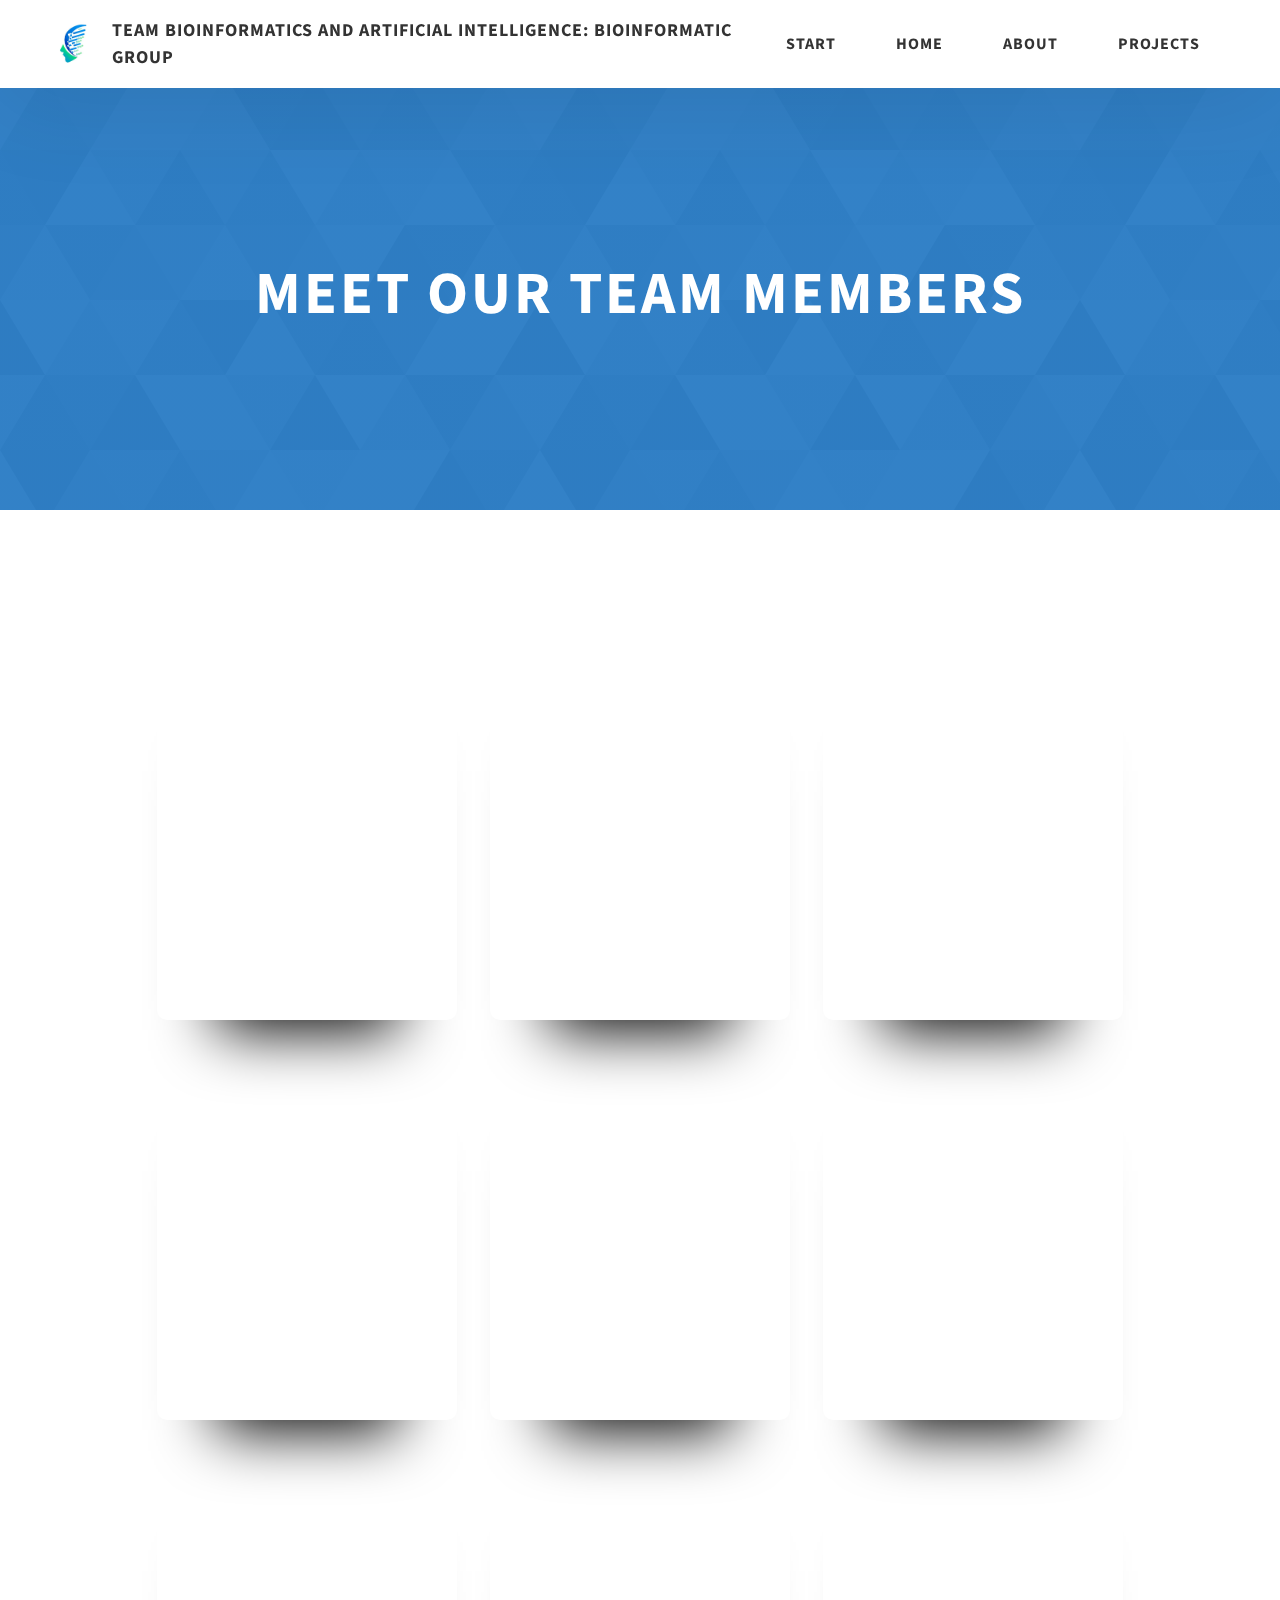
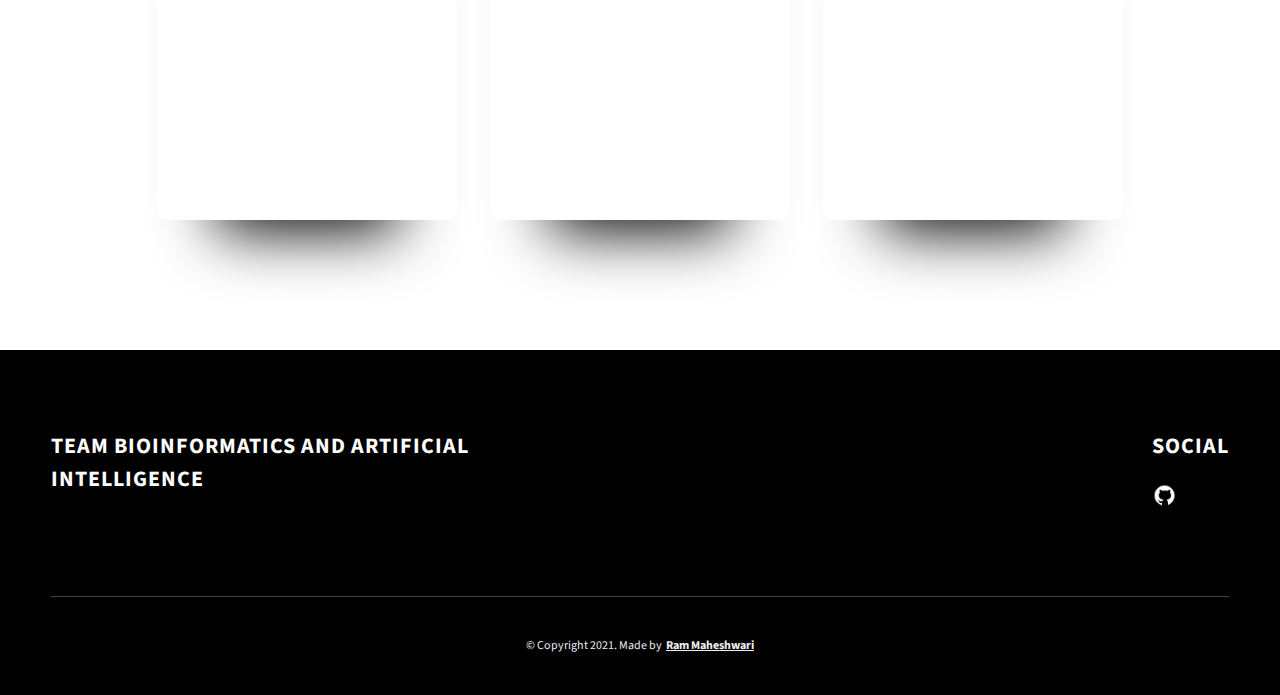
<file: team-members.html>
<!DOCTYPE html>
<html lang="en">
  <head>
    <meta charset="UTF-8" />
    <meta name="viewport" content="width=device-width, initial-scale=1.0" />
    <meta http-equiv="X-UA-Compatible" content="ie=edge" />
    <title>Team members</title>
    <meta name="description" content="Members of the research team on Bioinformatics and Artificial Intelligence." />

    <link rel="stylesheet" href="css/style.css" />

    <link rel="preconnect" href="https://fonts.googleapis.com" />
    <link rel="preconnect" href="https://fonts.gstatic.com" crossorigin />
    <link
      href="https://fonts.googleapis.com/css2?family=Source+Sans+Pro:wght@400;600;700;900&display=swap"
      rel="stylesheet"
    />
  </head>
  <body>
    <header class="header">
      <div class="header__content">
        <div class="header__logo-container">
          <div class="header__logo-img-cont">
            <img
              src="./assets/png/semillero.png"
              alt="Ram Maheshwari Logo Image"
              class="header__logo-img"
            />
          </div>
          <span class="header__logo-sub">Team Bioinformatics and Artificial Intelligence: Bioinformatic group</span>
        </div>
        <div class="header__main">
          <ul class="header__links">

            <li class="header__link-wrapper">
              <a href="./ForAllPeopleBioinfo.html" class="header__link"> Start </a>
            </li>
            <li class="header__link-wrapper">
              <a href="./index.html" class="header__link"> Home </a>
            </li>
            <li class="header__link-wrapper">
              <a href="./index.html#about" class="header__link">About </a>
            </li>
            <li class="header__link-wrapper">
              <a href="./index.html#projects" class="header__link">
                Projects
              </a>
            </li>
            
            
            
          </ul>
          <div class="header__main-ham-menu-cont">
            <img
              src="./assets/svg/ham-menu.svg"
              alt="hamburger menu"
              class="header__main-ham-menu"
            />
            <img
              src="./assets/svg/ham-menu-close.svg"
              alt="hamburger menu close"
              class="header__main-ham-menu-close d-none"
            />
          </div>
        </div>
      </div>
      <div class="header__sm-menu">
        <div class="header__sm-menu-content">
          <ul class="header__sm-menu-links">
            <li class="header__sm-menu-link">
              <a href="./index.html"> Home </a>
            </li>

            <li class="header__sm-menu-link">
              <a href="./ForAllPeopleBioinfo.html"> Start </a>
            </li>

            <li class="header__sm-menu-link">
              <a href="./index.html#about"> About </a>
            </li>

            <li class="header__sm-menu-link">
              <a href="./index.html#projects"> Projects </a>
            </li>

            <li class="header__sm-menu-link">
              <a href="./index.html#contact"> Contact </a>
            </li>

          </ul>
        </div>
      </div>
    </header>
    <section class="project-cs-hero">
    <div class="project-cs-hero__content">
        <h1 class="heading-primary">Meet our team members</h1>
    </div>
    </section>
    <section id="projects" class="projects sec-pad">
      <div class="main-container">
        <div class="container">

          <a href="mailto:simon.orozcoa@autonoma.edu.co">
            <div class="card card1">
                <div class="border">
                <h2 class="h2card">Simon Orozco-Arias</h2>
                <div class="icons">
                    <i class="fa fa-codepen" aria-hidden="true"></i>
                    <i class="fa fa-instagram" aria-hidden="true"></i>
                    <i class="fa fa-dribbble" aria-hidden="true"></i>
                    <i class="fa fa-twitter" aria-hidden="true"></i>
                    <i class="fa fa-facebook" aria-hidden="true"></i>
                </div>
                </div>
            </div>
            </a>

          <a href="mailto:rtabares@autonoma.edu.co">
          <div class="card card0">
              <div class="border">
              <h2 class="h2card">Reinel Tabares-Soto</h2>
              <div class="icons">
                  <i class="fa fa-codepen" aria-hidden="true"></i>
                  <i class="fa fa-instagram" aria-hidden="true"></i>
                  <i class="fa fa-dribbble" aria-hidden="true"></i>
                  <i class="fa fa-twitter" aria-hidden="true"></i>
                  <i class="fa fa-facebook" aria-hidden="true"></i>
              </div>
              </div>
          </div>
          </a>
          
          <a href="mailto:romain.guyot@ird.fr ">
          <div class="card card2">
              <div class="border">
              <h2 class="h2card">Romain Guyot</h2>
              <div class="icons">
                  <i class="fa fa-codepen" aria-hidden="true"></i>
                  <i class="fa fa-instagram" aria-hidden="true"></i>
                  <i class="fa fa-dribbble" aria-hidden="true"></i>
                  <i class="fa fa-twitter" aria-hidden="true"></i>
                  <i class="fa fa-facebook" aria-hidden="true"></i>
              </div>
              </div>
          </div>
          </a>
        </div>
        <div class="container">
          <a href="mailto:luis.lopezm@autonoma.edu.co">
          <div class="card card3">
              <div class="border">
              <h2 class="h2card">Luis H. Lopez-Murillo</h2>
              <div class="icons">
                  <i class="fa fa-codepen" aria-hidden="true"></i>
                  <i class="fa fa-instagram" aria-hidden="true"></i>
                  <i class="fa fa-dribbble" aria-hidden="true"></i>
                  <i class="fa fa-twitter" aria-hidden="true"></i>
                  <i class="fa fa-facebook" aria-hidden="true"></i>
              </div>
              </div>
          </div>
          </a>
          <a href="mailto:johan.pinad@autonoma.edu.co">
          <div class="card card4">
              <div class="border">
              <h2 class="h2card">Johan Sebastian Piña</h2>
              <div class="icons">
                  <i class="fa fa-codepen" aria-hidden="true"></i>
                  <i class="fa fa-instagram" aria-hidden="true"></i>
                  <i class="fa fa-dribbble" aria-hidden="true"></i>
                  <i class="fa fa-twitter" aria-hidden="true"></i>
                  <i class="fa fa-facebook" aria-hidden="true"></i>
              </div>
              </div>
          </div>
          </a>
          <a href="mailto:estiven.valencia@autonoma.edu.co">
          <div class="card card5">
            <div class="border">
            <h2 class="h2card">Estiven Valencia Castrillon</h2>
            <div class="icons">
                <i class="fa fa-codepen" aria-hidden="true"></i>
                <i class="fa fa-instagram" aria-hidden="true"></i>
                <i class="fa fa-dribbble" aria-hidden="true"></i>
                <i class="fa fa-twitter" aria-hidden="true"></i>
                <i class="fa fa-facebook" aria-hidden="true"></i>
            </div>
            </div>
          </div>
          </a>
        </div>
        <div class="container">
          <a href="mailto:mariana.candamilc@autonoma.edu.co">
          <div class="card card6">
              <div class="border">
              <h2 class="h2card">Mariana Candamil Cortés</h2>
              <div class="icons">
                  <i class="fa fa-codepen" aria-hidden="true"></i>
                  <i class="fa fa-instagram" aria-hidden="true"></i>
                  <i class="fa fa-dribbble" aria-hidden="true"></i>
                  <i class="fa fa-twitter" aria-hidden="true"></i>
                  <i class="fa fa-facebook" aria-hidden="true"></i>
              </div>
              </div>
          </div>
          </a>
          <a href="mailto:paula.jaimesb@autonoma.edu">
          <div class="card card7">
              <div class="border">
              <h2 class="h2card">Paula Andrea Jaimes Buitron</h2>
              <div class="icons">
                  <i class="fa fa-codepen" aria-hidden="true"></i>
                  <i class="fa fa-instagram" aria-hidden="true"></i>
                  <i class="fa fa-dribbble" aria-hidden="true"></i>
                  <i class="fa fa-twitter" aria-hidden="true"></i>
                  <i class="fa fa-facebook" aria-hidden="true"></i>
              </div>
              </div>
          </div>
          </a>
          <a href="mailto:nicolas.tobono@autonoma.edu.co">
          <div class="card card8">
            <div class="border">
            <h2 class="h2card">Nicolás Tobón Orozco</h2>
            <div class="icons">
                <i class="fa fa-codepen" aria-hidden="true"></i>
                <i class="fa fa-instagram" aria-hidden="true"></i>
                <i class="fa fa-dribbble" aria-hidden="true"></i>
                <i class="fa fa-twitter" aria-hidden="true"></i>
                <i class="fa fa-facebook" aria-hidden="true"></i>
            </div>
            </div>
          </div>
          </a>
        </div>
      </div>
    </section>
    <footer class="main-footer">
      <div class="main-container">
        <div class="main-footer__upper">
          <div class="main-footer__row main-footer__row-1">
            <h2 class="heading heading-sm main-footer__heading-sm">
              <span>Social</span>
            </h2>
            <div class="main-footer__social-cont">
              <a target="_blank" rel="noreferrer" href="https://github.com/johanpina/BioinfoTeamWebPage">
                <img
                  class="main-footer__icon"
                  src="./assets/png/github-ico.png"
                  alt="icon"
                />
              </a>
              
            </div>
          </div>
          <div class="main-footer__row main-footer__row-2">
            <h4 class="heading heading-sm text-lt">Team Bioinformatics and Artificial Intelligence</h4>
            <p class="main-footer__short-desc">
              <!-- Universidad Autónoma de Manizales </br> Contact at: <a href="mailto:rtabares@autonoma.edu.co">rtabares@autonoma.edu.co</a> -->
            </p>
          </div>
        </div>

        <!-- If you give me some credit or shoutout here by linking to my website, then it will be a big thing for me and will help me a lot :) -->
        <div class="main-footer__lower">
          &copy; Copyright 2021. Made by
          <a rel="noreferrer" target="_blank" href="https://rammaheshwari.com"
            >Ram Maheshwari</a
          >
        </div>
      </div>
    </footer>
    <script src="./index.js"></script>
  </body>
</html>
</file>
<file: css/style.css>
/*
0 - 600px:      Phone
600 - 900px:    Tablet portrait
900 - 1200px:   Tablet landscape
[1200 - 1800] is where our normal styles apply
1800px + :      Big desktop
$breakpoint arguement choices:
- phone
- tab-port
- tab-land
- big-desktop

Inside media queries 1em is always 16px i.e 1em = 16px at every screen size only inside media queries
*/
*,
*::after,
*::before {
  margin: 0;
  padding: 0;
  box-sizing: inherit;
  font-family: inherit; }

html {
  font-size: 62.5%;
  scroll-behavior: smooth; }
  @media only screen and (max-width: 75em) {
    html {
      font-size: 59%; } }
  @media only screen and (max-width: 56.25em) {
    html {
      font-size: 56%; } }
  @media only screen and (min-width: 112.5em) {
    html {
      font-size: 65%; } }

body {
  box-sizing: border-box;
  position: relative;
  line-height: 1.5;
  font-family: sans-serif;
  overflow-x: hidden;
  overflow-y: scroll;
  font-family: 'Source Sans Pro', sans-serif; }

a {
  text-decoration: none;
  color: inherit; }

li {
  list-style: none; }

input:focus,
button:focus,
a:focus,
textarea:focus {
  outline: none; }

button {
  border: none;
  cursor: pointer; }

textarea {
  resize: none; }

.heading-primary {
  font-size: 6rem;
  text-transform: uppercase;
  letter-spacing: 3px;
  text-align: center; }
  @media only screen and (max-width: 37.5em) {
    .heading-primary {
      font-size: 4.5rem; } }

.heading-sec__mb-bg {
  margin-bottom: 11rem; }
  @media only screen and (max-width: 56.25em) {
    .heading-sec__mb-bg {
      margin-bottom: 8rem; } }

.heading-sec__mb-med {
  margin-bottom: 9rem; }
  @media only screen and (max-width: 56.25em) {
    .heading-sec__mb-med {
      margin-bottom: 8rem; } }

.heading-sec__main {
  display: block;
  font-size: 4rem;
  text-transform: uppercase;
  letter-spacing: 1px;
  letter-spacing: 3px;
  text-align: center;
  margin-bottom: 3.5rem;
  position: relative; }
  .heading-sec__main--lt {
    color: #fff; }
    .heading-sec__main--lt::after {
      content: '';
      background: #fff !important; }
  .heading-sec__main::after {
    content: '';
    position: absolute;
    top: calc(100% + 1.5rem);
    height: 5px;
    width: 3rem;
    background: #0062b9;
    left: 50%;
    transform: translateX(-50%);
    border-radius: 5px; }
    @media only screen and (max-width: 37.5em) {
      .heading-sec__main::after {
        top: calc(100% + 1.2rem); } }

.heading-sec__sub {
  display: block;
  text-align: center;
  color: #777;
  font-size: 2rem;
  font-weight: 500;
  max-width: 80rem;
  margin: auto;
  line-height: 1.6; }
  @media only screen and (max-width: 37.5em) {
    .heading-sec__sub {
      font-size: 1.8rem; } }
  .heading-sec__sub--lt {
    color: #eee; }

.heading-sm {
  font-size: 2.2rem;
  text-transform: uppercase;
  letter-spacing: 1px; }

.main-container {
  max-width: 120rem;
  margin: auto;
  width: 92%; }

.btn {
  background: #fff;
  color: #333;
  text-transform: uppercase;
  letter-spacing: 2px;
  display: inline-block;
  font-weight: 700;
  border-radius: 5px;
  box-shadow: 0 5px 15px 0 rgba(0, 0, 0, 0.15);
  transition: transform .3s; }
  .btn:hover {
    transform: translateY(-3px); }
  .btn--bg {
    padding: 1.5rem 8rem;
    font-size: 2rem; }
  .btn--med {
    padding: 1.5rem 5rem;
    font-size: 1.6rem; }
  .btn--theme {
    background: #0062b9;
    color: #fff; }
  .btn--theme-inv {
    color: #0062b9;
    background: #fff;
    border: 2px solid #0062b9;
    box-shadow: none;
    padding: calc(1.5rem - 2px) calc(5rem - 2px); }

.sec-pad {
  padding: 12rem 0; }
  @media only screen and (max-width: 56.25em) {
    .sec-pad {
      padding: 8rem 0; } }

.text-primary {
  color: #fff;
  font-size: 2.2rem;
  text-align: center;
  width: 100%;
  line-height: 1.6; }
  @media only screen and (max-width: 37.5em) {
    .text-primary {
      font-size: 2rem; } }

.d-none {
  display: none; }

.home-hero {
  color: #fff;
  background: linear-gradient(to right, rgba(0, 98, 185, 0.8), rgba(0, 98, 185, 0.8)), url(../../assets/svg/common-bg.svg);
  background-position: center;
  height: 100vh;
  min-height: 80rem;
  max-height: 120rem;
  position: relative; }
  @media only screen and (max-width: 37.5em) {
    .home-hero {
      height: unset;
      min-height: unset; } }
  .home-hero__socials {
    position: absolute;
    top: 50%;
    border: 2px solid #eee;
    border-left: 2px solid #eee;
    transform: translateY(-50%); }
    @media only screen and (max-width: 56.25em) {
      .home-hero__socials {
        display: none; } }
  .home-hero__mouse-scroll-cont {
    position: absolute;
    bottom: 3%;
    left: 50%;
    transform: translateX(-50%); }
    @media only screen and (max-width: 37.5em) {
      .home-hero__mouse-scroll-cont {
        display: none; } }
  .home-hero__social {
    width: 5rem; }
  .home-hero__social-icon-link {
    width: 100%;
    display: block;
    padding: 1.2rem;
    border-bottom: 2px solid #eee;
    transition: background .3s; }
    .home-hero__social-icon-link:hover {
      background: rgba(255, 255, 255, 0.1); }
    .home-hero__social-icon-link--bd-none {
      border-bottom: 0; }
  .home-hero__social-icon {
    width: 100%; }
  .home-hero__content {
    position: absolute;
    top: 50%;
    left: 50%;
    transform: translate(-50%, -50%);
    max-width: 90rem;
    width: 92%; }
    @media only screen and (max-width: 37.5em) {
      .home-hero__content {
        padding: 19rem 0 13rem 0;
        margin: auto;
        position: static;
        transform: translate(0, 0); } }
  .home-hero__info {
    margin: 3rem auto 0 auto;
    max-width: 80rem; }
  .home-hero__cta {
    margin-top: 5rem;
    text-align: center; }

.about {
  background: #fafafa; }
  .about__content {
    display: grid;
    grid-template-columns: 1fr 1fr;
    grid-gap: 10rem; }
    @media only screen and (max-width: 56.25em) {
      .about__content {
        grid-template-columns: 1fr;
        grid-gap: 8rem; } }
    .about__content-title {
      font-weight: 700;
      font-size: 2.8rem;
      margin-bottom: 3rem; }
      @media only screen and (max-width: 37.5em) {
        .about__content-title {
          font-size: 2.4rem; } }
    .about__content-details-para {
      font-size: 1.8rem;
      color: grey;
      max-width: 60rem;
      line-height: 1.7;
      margin-bottom: 1rem; }
      .about__content-details-para--hl {
        font-weight: 700;
        margin: 0 3px; }
      .about__content-details-para:last-child {
        margin-bottom: 4rem; }

.projects__row {
  display: grid;
  grid-template-columns: 1.5fr 1fr;
  grid-gap: 5rem;
  margin-bottom: 11rem; }
  @media only screen and (max-width: 56.25em) {
    .projects__row {
      grid-template-columns: 1fr;
      grid-gap: 2rem;
      margin-bottom: 8rem; } }
  @media only screen and (max-width: 56.25em) {
    .projects__row {
      text-align: center; } }
  .projects__row:last-child {
    margin-bottom: 0; }
  .projects__row-img-cont {
    overflow: hidden; }
  .projects__row-img {
    width: 100%;
    display: block;
    object-fit: cover; }
  .projects__row-content {
    padding: 2rem 0;
    display: flex;
    justify-content: center;
    flex-direction: column;
    align-items: flex-start; }
    @media only screen and (max-width: 56.25em) {
      .projects__row-content {
        align-items: center; } }
    .projects__row-content-title {
      font-weight: 700;
      font-size: 2.8rem;
      margin-bottom: 2rem; }
      @media only screen and (max-width: 37.5em) {
        .projects__row-content-title {
          font-size: 2.4rem; } }
    .projects__row-content-desc {
      font-size: 1.8rem;
      color: grey;
      max-width: 60rem;
      line-height: 1.7;
      margin-bottom: 3rem; }
      @media only screen and (max-width: 37.5em) {
        .projects__row-content-desc {
          font-size: 1.7rem; } }

.contact {
  background: linear-gradient(to right, rgba(0, 98, 185, 0.8), rgba(0, 98, 185, 0.8)), url(../../assets/svg/common-bg.svg);
  background-size: cover;
  background-position: center; }
  .contact__form-container {
    box-shadow: 0 0 10px rgba(0, 0, 0, 0.1);
    background: white;
    padding: 4rem;
    margin-top: 6rem;
    max-width: 80rem;
    text-align: right;
    width: 95%;
    border-radius: 5px;
    margin: 5rem auto 0 auto; }
    @media only screen and (max-width: 37.5em) {
      .contact__form-container {
        padding: 3rem; } }
  .contact__form-field {
    margin-bottom: 4rem; }
    @media only screen and (max-width: 37.5em) {
      .contact__form-field {
        margin-bottom: 3rem; } }
  .contact__form-label {
    color: #666;
    font-size: 1.4rem;
    letter-spacing: 1px;
    font-weight: 700;
    margin-bottom: 1rem;
    display: block;
    text-align: left; }
  .contact__form-input {
    color: #333;
    padding: 2rem;
    width: 100%;
    border: 1px solid #ebebeb;
    font-size: 1.6rem;
    letter-spacing: 0px;
    background: #f0f0f0;
    border-radius: 5px;
    font-weight: 600;
    /* Code for Modern Browsers */
    /* Code for WebKit, Blink, Edge */
    /* Code for Internet Explorer 10-11 */
    /* Code for Microsoft Edge */
    /* Code for Mozilla Firefox 4 to 18 */
    /* Code for Mozilla Firefox 19+ */ }
    .contact__form-input::placeholder {
      color: #999;
      font-weight: 600;
      font-size: 1.6rem; }
    .contact__form-input::-webkit-input-placeholder {
      color: #999;
      font-weight: 600;
      font-size: 1.6rem; }
    .contact__form-input:-ms-input-placeholder {
      color: #999;
      font-weight: 600;
      font-size: 1.6rem; }
    .contact__form-input::-ms-input-placeholder {
      color: #999;
      font-weight: 600;
      font-size: 1.6rem; }
    .contact__form-input:-moz-placeholder {
      opacity: 1;
      color: #999;
      font-weight: 600;
      font-size: 1.6rem; }
    .contact__form-input::-moz-placeholder {
      opacity: 1;
      color: #999;
      font-weight: 600;
      font-size: 1.6rem; }
  .contact__btn {
    width: 30%;
    padding: 2rem 4rem;
    font-size: 1.6rem; }
    @media only screen and (max-width: 37.5em) {
      .contact__btn {
        width: 100%; } }

.project-cs-hero {
  color: #fff;
  background: linear-gradient(to right, rgba(0, 98, 185, 0.8), rgba(0, 98, 185, 0.8)), url(../../assets/svg/common-bg.svg);
  background-size: cover;
  background-position: center;
  position: relative; }
  @media only screen and (max-width: 37.5em) {
    .project-cs-hero {
      height: unset;
      min-height: unset; } }
  .project-cs-hero__content {
    padding: 25rem 0 17rem 0;
    max-width: 90rem;
    width: 92%;
    margin: auto; }
    @media only screen and (max-width: 37.5em) {
      .project-cs-hero__content {
        padding: 19rem 0 13rem 0;
        margin: auto;
        position: static;
        transform: translate(0, 0); } }
  .project-cs-hero__info {
    margin: 3rem auto 0 auto;
    max-width: 80rem; }
  .project-cs-hero__cta {
    margin-top: 5rem;
    text-align: center; }

.project-details__content {
  padding: 8rem 0;
  max-width: 90rem;
  margin: auto; }
  .project-details__content-title {
    font-weight: 700;
    font-size: 2.8rem;
    margin-bottom: 3rem; }
    @media only screen and (max-width: 37.5em) {
      .project-details__content-title {
        font-size: 2.4rem; } }

.project-details__showcase-img-cont {
  width: 100%;
  margin-bottom: 6rem; }

.project-details__showcase-img {
  width: 100%; }

.project-details__content-main {
  width: 100%;
  max-width: 70rem;
  margin: auto; }

.project-details__desc {
  margin: 0 0 7rem 0; }
  .project-details__desc-para {
    font-size: 1.8rem;
    line-height: 1.7;
    color: grey;
    margin-bottom: 2rem;
    text-align: justify; }

.project-details__tools-used {
  margin: 0 0 7rem 0; }
  .project-details__tools-used-list {
    display: flex;
    flex-wrap: wrap; }
  .project-details__tools-used-item {
    padding: 1rem 2rem;
    margin-bottom: 1.5rem;
    margin-right: 1.5rem;
    font-size: 1.6rem;
    background: rgba(153, 153, 153, 0.2);
    border-radius: 5px;
    font-weight: 600;
    color: #777; }

.project-details__links {
  margin: 0 0; }
  .project-details__links-btn {
    margin-right: 2rem; }
    @media only screen and (max-width: 37.5em) {
      .project-details__links-btn {
        margin-right: 0;
        width: 70%;
        margin-bottom: 2rem;
        text-align: center; } }
    .project-details__links-btn:last-child {
      margin: 0; }
      @media only screen and (max-width: 37.5em) {
        .project-details__links-btn:last-child {
          margin: 0; } }

.header {
  position: fixed;
  width: 100%;
  z-index: 1000;
  background: #000;
  background: #fff;
  box-shadow: 0 10px 100px rgba(0, 0, 0, 0.1); }
  .header__content {
    display: flex;
    align-items: center;
    justify-content: space-between;
    padding: 1rem 5rem; }
    @media only screen and (max-width: 56.25em) {
      .header__content {
        padding: 0 2rem; } }
  .header__logo-container {
    display: flex;
    align-items: center;
    cursor: pointer;
    color: #333;
    transition: color .3s; }
    .header__logo-container:hover {
      color: #0062b9; }
  .header__logo-img-cont {
    width: 5rem;
    height: 5rem;
    border-radius: 50px;
    overflow: hidden;
    margin-right: 1.5rem;
    background: #ffffff; }
    @media only screen and (max-width: 56.25em) {
      .header__logo-img-cont {
        width: 4.5rem;
        height: 4.5rem;
        margin-right: 1.2rem; } }
  .header__logo-img {
    width: 100%;
    height: 100%;
    object-fit: cover;
    object-position: center;
    display: block; }
  .header__logo-sub {
    font-size: 1.8rem;
    text-transform: uppercase;
    font-weight: 700;
    letter-spacing: 1px; }
  .header__links {
    display: flex; }
    @media only screen and (max-width: 37.5em) {
      .header__links {
        display: none; } }
  .header__link {
    padding: 2.2rem 3rem;
    display: inline-block;
    font-size: 1.6rem;
    color: #333;
    text-transform: uppercase;
    letter-spacing: 1px;
    font-weight: 700;
    transition: color .3s; }
    .header__link:hover {
      color: #0062b9; }
    @media only screen and (max-width: 56.25em) {
      .header__link {
        padding: 3rem 1.8rem;
        font-size: 1.5rem; } }
  .header__main-ham-menu-cont {
    display: none;
    width: 3rem;
    padding: 2.2rem 0; }
    @media only screen and (max-width: 37.5em) {
      .header__main-ham-menu-cont {
        display: block; } }
  .header__main-ham-menu {
    width: 100%; }
  .header__main-ham-menu-close {
    width: 100%; }
  .header__sm-menu {
    background: #fff;
    position: absolute;
    width: 100%;
    top: 100%;
    visibility: hidden;
    opacity: 0;
    transition: all .3s;
    box-shadow: 0px 5px 5px 0px rgba(0, 0, 0, 0.1);
    -webkit-box-shadow: 0px 5px 5px 0px rgba(0, 0, 0, 0.1);
    -moz-box-shadow: 0px 5px 5px 0px rgba(0, 0, 0, 0.1); }
    .header__sm-menu--active {
      visibility: hidden;
      opacity: 0; }
      @media only screen and (max-width: 37.5em) {
        .header__sm-menu--active {
          visibility: visible;
          opacity: 1; } }
  .header__sm-menu-link a {
    display: block;
    text-decoration: none;
    padding: 2.5rem 3rem;
    font-size: 1.6rem;
    color: #333;
    text-align: right;
    border-bottom: 1px solid #eee;
    font-weight: 700;
    text-transform: uppercase;
    letter-spacing: 2px;
    transition: color .3s; }
    .header__sm-menu-link a:hover {
      color: #0062b9; }
  .header__sm-menu-link:first-child a {
    border-top: 1px solid #eee; }
  .header__sm-menu-link-last {
    border-bottom: 0; }

.main-footer {
  background: #000;
  color: #fff; }
  .main-footer__upper {
    display: flex;
    justify-content: space-between;
    padding: 8rem 0; }
    @media only screen and (max-width: 56.25em) {
      .main-footer__upper {
        padding: 6rem 0; } }
    @media only screen and (max-width: 37.5em) {
      .main-footer__upper {
        display: block; } }
  .main-footer__row-1 {
    order: 2; }
    @media only screen and (max-width: 56.25em) {
      .main-footer__row-1 {
        margin-bottom: 5rem; } }
  .main-footer__row-2 {
    width: 40%;
    order: 1;
    max-width: 50rem; }
    @media only screen and (max-width: 56.25em) {
      .main-footer__row-2 {
        width: 100%; } }
  .main-footer__short-desc {
    margin-top: 2rem;
    color: #eee;
    font-size: 1.5rem;
    line-height: 1.7; }
  .main-footer__social-cont {
    margin-top: 2rem; }
  .main-footer__icon {
    margin-right: 1rem;
    width: 2.5rem; }
    .main-footer__icon--mr-none {
      margin-right: 0; }
  .main-footer__lower {
    padding: 4rem 0;
    border-top: 1px solid #444;
    color: #eee;
    font-size: 1.2rem;
    text-align: left;
    text-align: center; }
    .main-footer__lower a {
      text-decoration: underline;
      font-weight: bold;
      margin-left: 2px; }
    @media only screen and (max-width: 56.25em) {
      .main-footer__lower {
        padding: 3.5rem 0; } }

.skills {
  display: flex;
  flex-wrap: wrap; }
  .skills__skill {
    padding: 1rem 2rem;
    margin-bottom: 1.5rem;
    margin-right: 1.5rem;
    font-size: 1.6rem;
    background: rgba(153, 153, 153, 0.2);
    border-radius: 5px;
    font-weight: 600;
    color: #777; }

.mouse {
  width: 25px;
  height: 40px;
  border: 2px solid #eee;
  border-radius: 60px;
  position: relative;
  overflow: hidden; }
  .mouse::before {
    content: '';
    width: 5px;
    height: 5px;
    position: absolute;
    top: 7px;
    left: 50%;
    transform: translateX(-50%);
    background-color: #eee;
    border-radius: 50%;
    opacity: 1;
    animation: wheel 1.3s infinite;
    -webkit-animation: wheel 1.3s infinite; }

@keyframes wheel {
  to {
    opacity: 0;
    top: 27px; } }

@-webkit-keyframes wheel {
  to {
    opacity: 0;
    top: 27px; } }

/* Profile Cards 
https://codepen.io/petegarvin1/pen/YzWBbRx */

.container{
  height: 30vh;
  width: 30vw;
  max-height: 500px;
  max-width: 1280px;
  min-height: 400px;
  min-width: 1000px;
  display: flex;
  justify-content: space-around;
  align-items: center;
  margin: 0 auto; }

.border{
  height: 369px;
  width: 290px;
  background: transparent;
  border-radius: 10px;
  transition: border 1s;
  position: relative;}
  
.border:hover{
    border: 1px solid white; }

.card{
  height: 379px;
  width: 300px;
  background: grey;
  border-radius: 10px;
  transition: background 0.8s;
  overflow: hidden;
  background: black;
  box-shadow: 0 70px 63px -60px #000000;
  display: flex;
  justify-content: center;
  align-items: center;
  position: relative;}

  .card0{
    background: url('https://github.com/johanpina/BioinfoTeamWebPage/blob/main/assets/authors/RTS_gray.jpg?raw=true') center center no-repeat;
    background-size: 300px;}
  .card0:hover{
      background: url('https://github.com/johanpina/BioinfoTeamWebPage/blob/main/assets/authors/RTS_gray.jpg?raw=true') left center no-repeat;
      background-size: 600px;}
  .card0:hover h2{
    opacity: 1;}
  .card0:hover .fa{
    opacity: 1;}
  
  .card1{
    background: url('https://github.com/johanpina/BioinfoTeamWebPage/blob/main/assets/authors/SOA_gray.png?raw=true') center center no-repeat;
    background-size: 300px;}
  .card1:hover{
    background: url('https://github.com/johanpina/BioinfoTeamWebPage/blob/main/assets/authors/SOA_gray.png?raw=true') left center no-repeat;
    background-size: 600px;}
  .card1:hover h2 {
    opacity: 1;}
  .card1:hover .fa {
    opacity: 1;}
  
  .card2{
    background: url('https://github.com/johanpina/BioinfoTeamWebPage/blob/main/assets/authors/RG_gray.png?raw=true') center center no-repeat;
    background-size: 300px;}
  .card2:hover{
    background: url('https://github.com/johanpina/BioinfoTeamWebPage/blob/main/assets/authors/RG_gray.png?raw=true') left center no-repeat;
    background-size: 600px;}
  .card2:hover .h2card {
    opacity: 1;}
  .card2:hover .fa {
    opacity: 1;}

.card3{
  background: url('https://github.com/johanpina/BioinfoTeamWebPage/blob/main/assets/authors/LHLM_gray.jpeg?raw=true') center center no-repeat;
  background-size: 300px;}
.card3:hover{
    background: url('https://github.com/johanpina/BioinfoTeamWebPage/blob/main/assets/authors/LHLM_gray.jpeg?raw=true') left center no-repeat;
    background-size: 600px;}
.card3:hover h2{
  opacity: 1;}
.card3:hover .fa{
  opacity: 1;}

.card4{
  background: url('https://github.com/johanpina/BioinfoTeamWebPage/blob/main/assets/authors/JPD_gray.png?raw=true') center center no-repeat;
  background-size: 300px;}
.card4:hover{
  background: url('https://github.com/johanpina/BioinfoTeamWebPage/blob/main/assets/authors/JPD_gray.png?raw=true') left center no-repeat;
  background-size: 600px;}
.card4:hover h2 {
  opacity: 1;}
.card4:hover .fa {
  opacity: 1;}

.card5{
  background: url('https://github.com/johanpina/BioinfoTeamWebPage/blob/main/assets/authors/SVC_gray.jpeg?raw=true') center center no-repeat;
  background-size: 300px;}
.card5:hover{
  background: url('https://github.com/johanpina/BioinfoTeamWebPage/blob/main/assets/authors/SVC_gray.jpeg?raw=true') left center no-repeat;
  background-size: 600px;}
.card5:hover .h2card {
  opacity: 1;}
.card5:hover .fa {
  opacity: 1;}

.card6{
  background: url('https://github.com/johanpina/BioinfoTeamWebPage/blob/main/assets/authors/MCC_gray.png?raw=true') center center no-repeat;
  background-size: 300px;}
.card6:hover{
  background: url('https://github.com/johanpina/BioinfoTeamWebPage/blob/main/assets/authors/MCC_gray.png?raw=true') left center no-repeat;
  background-size: 600px;}
.card6:hover .h2card {
  opacity: 1;}
.card6:hover .fa {
  opacity: 1;}

.card7{
  background: url('https://github.com/johanpina/BioinfoTeamWebPage/blob/main/assets/authors/PJB_gray.jpeg?raw=true') center center no-repeat;
  background-size: 300px;}
.card7:hover{
  background: url('https://github.com/johanpina/BioinfoTeamWebPage/blob/main/assets/authors/PJB_gray.jpeg?raw=true') left center no-repeat;
  background-size: 600px;}
.card7:hover .h2card {
  opacity: 1;}
.card7:hover .fa {
  opacity: 1;}


.card8{
  background: url('https://github.com/johanpina/BioinfoTeamWebPage/blob/main/assets/authors/NTO_gray.png?raw=true') center center no-repeat;
  background-size: 300px;}
.card8:hover{
  background: url('https://github.com/johanpina/BioinfoTeamWebPage/blob/main/assets/authors/NTO_gray.png?raw=true') left center no-repeat;
  background-size: 600px;}
.card8:hover .h2card {
  opacity: 1;}
.card8:hover .fa {
  opacity: 1;}

.cardN{
  background-color: black;
}

.h2card{
  font-family: 'Helvetica Neue', Helvetica, Arial, sans-serif;
  color: white;
  margin: 20px;
  opacity: 0;
  transition: opacity 1s;}

.fa{
  opacity: 0;
  transition: opacity 1s;}

.icons{
  position: absolute;
  fill: #fff;
  color: #fff;
  height: 130px;
  top: 226px;
  width: 50px;
  display: flex;
  flex-direction: column;
  align-items: center;
  justify-content: space-around;}

  /* Tables*/
  table{
    border: 1px solid black;
    border-collapse: collapse;
    width: 100%;
    text-align: center;
    font-size: 1.8rem;
    line-height: 1.7;
    color: grey;
    margin-bottom: 2rem;
  }
  tr {
    border-bottom: 1px solid black;
  }
</file>
